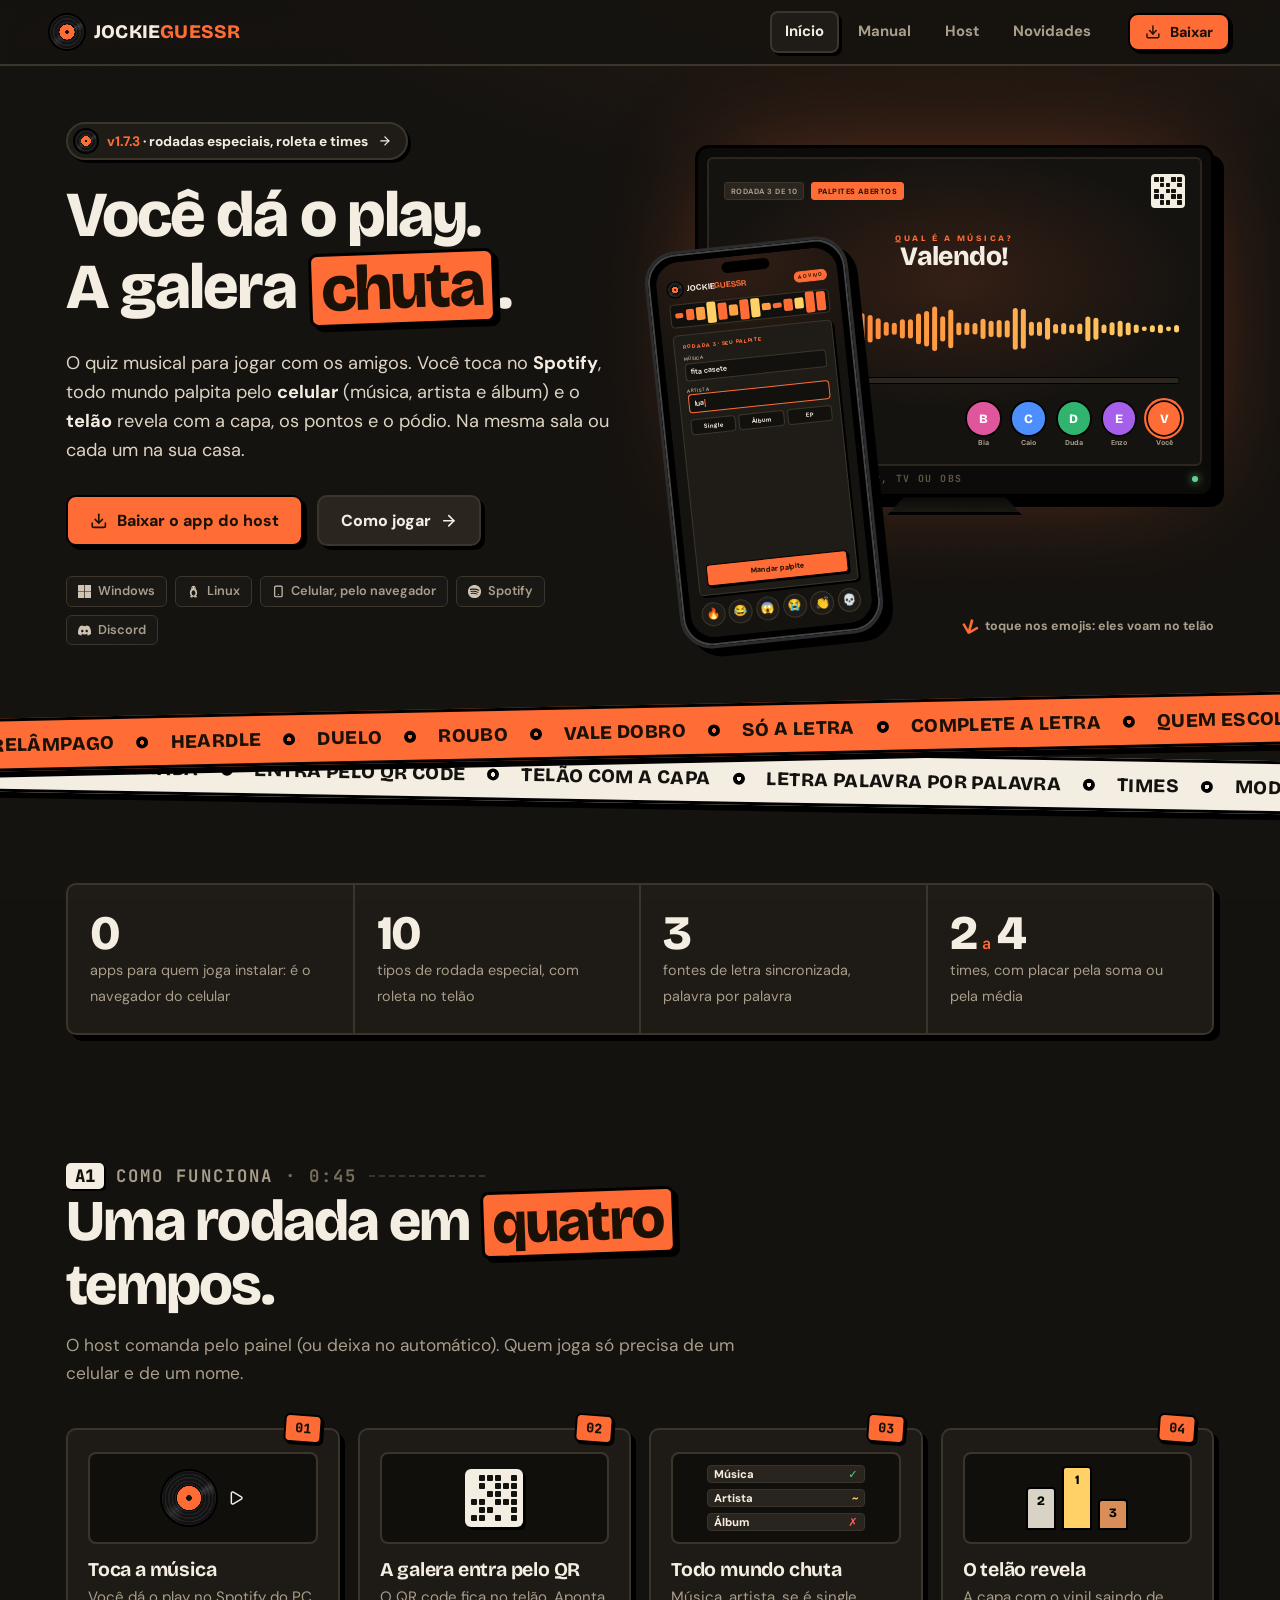
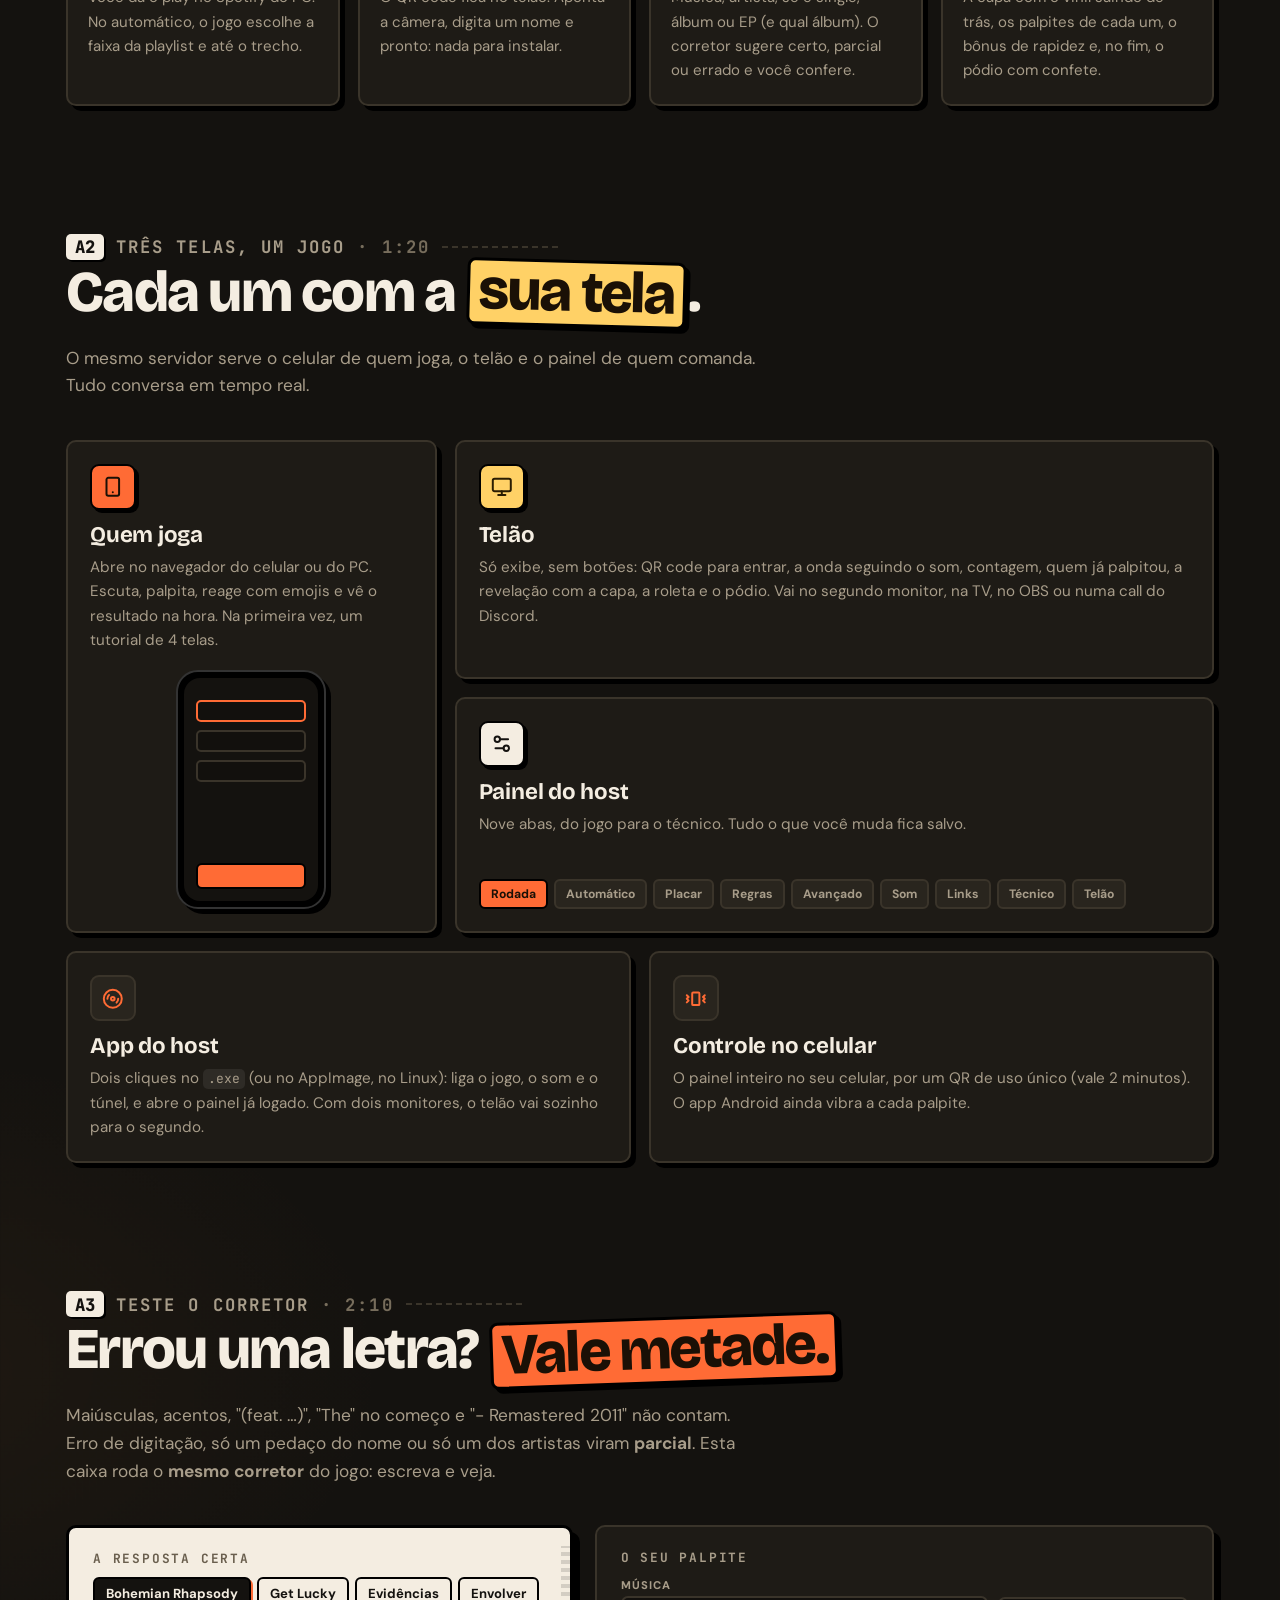
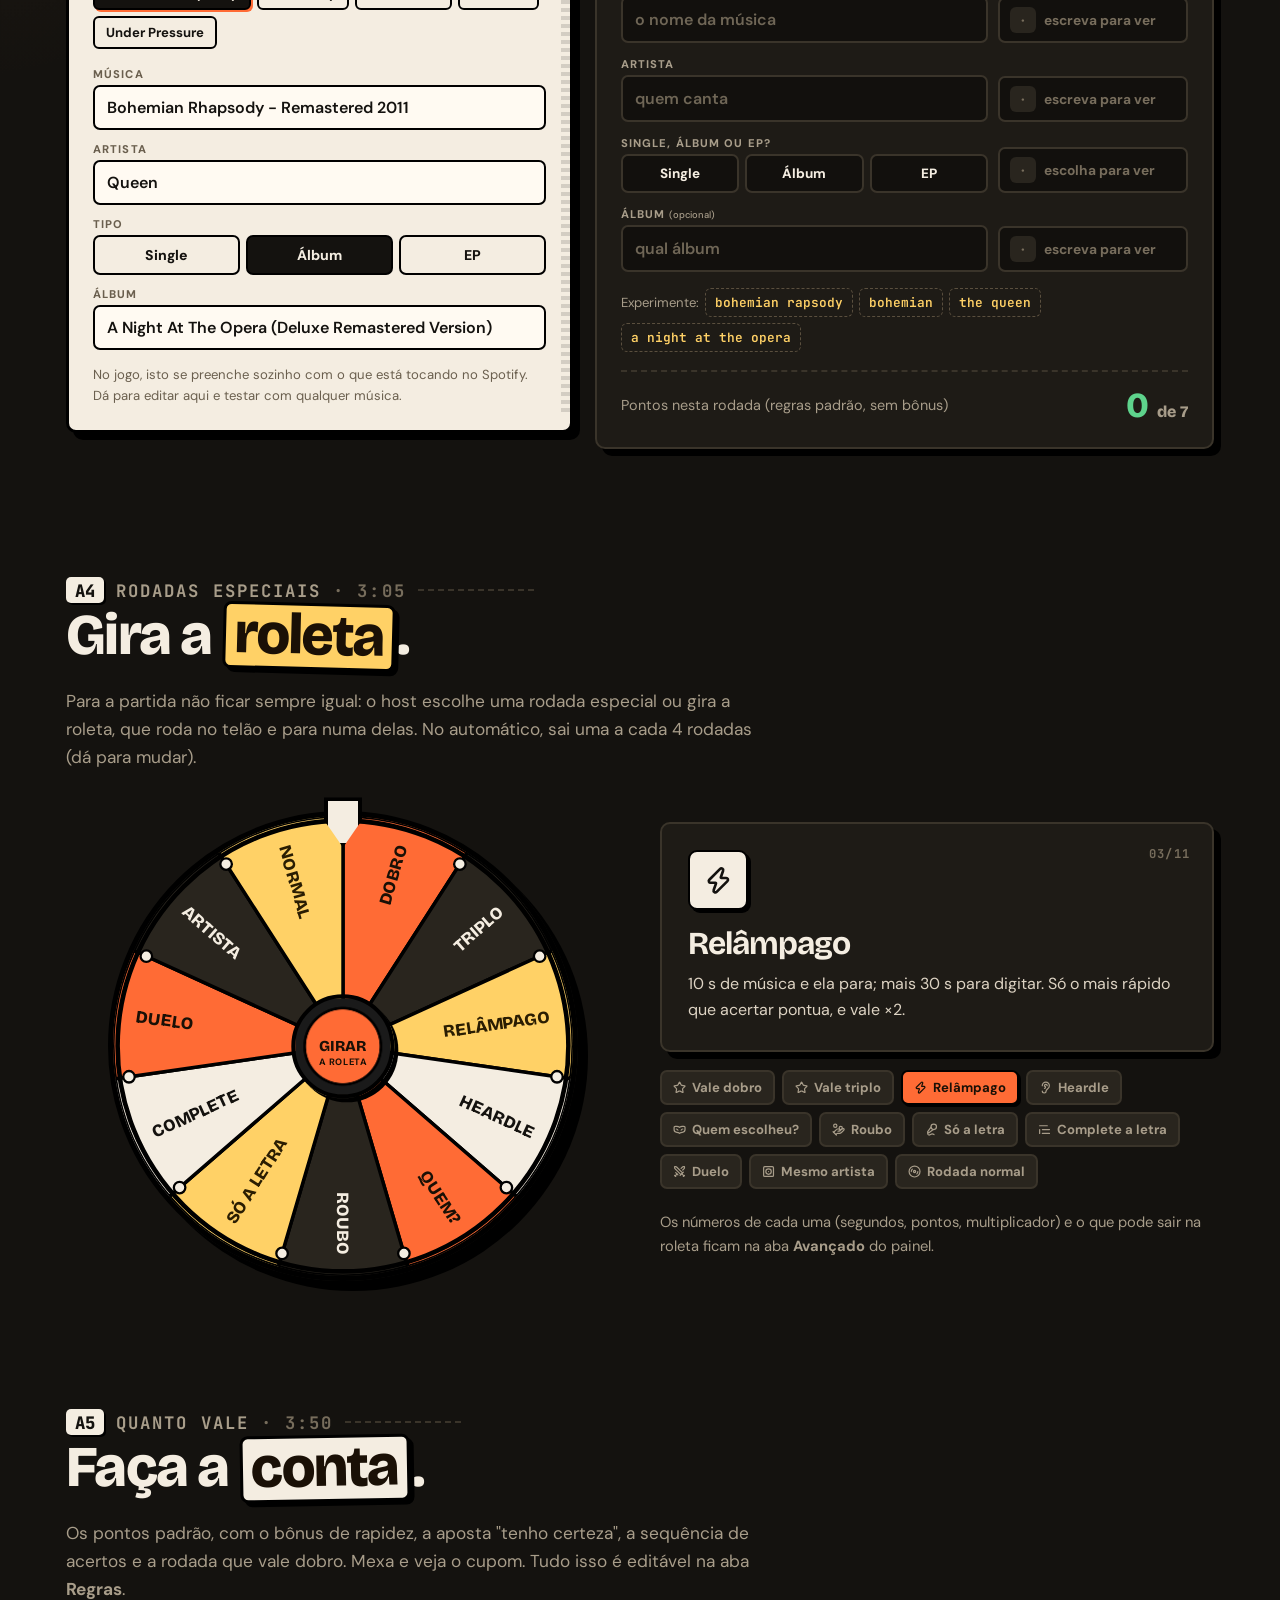
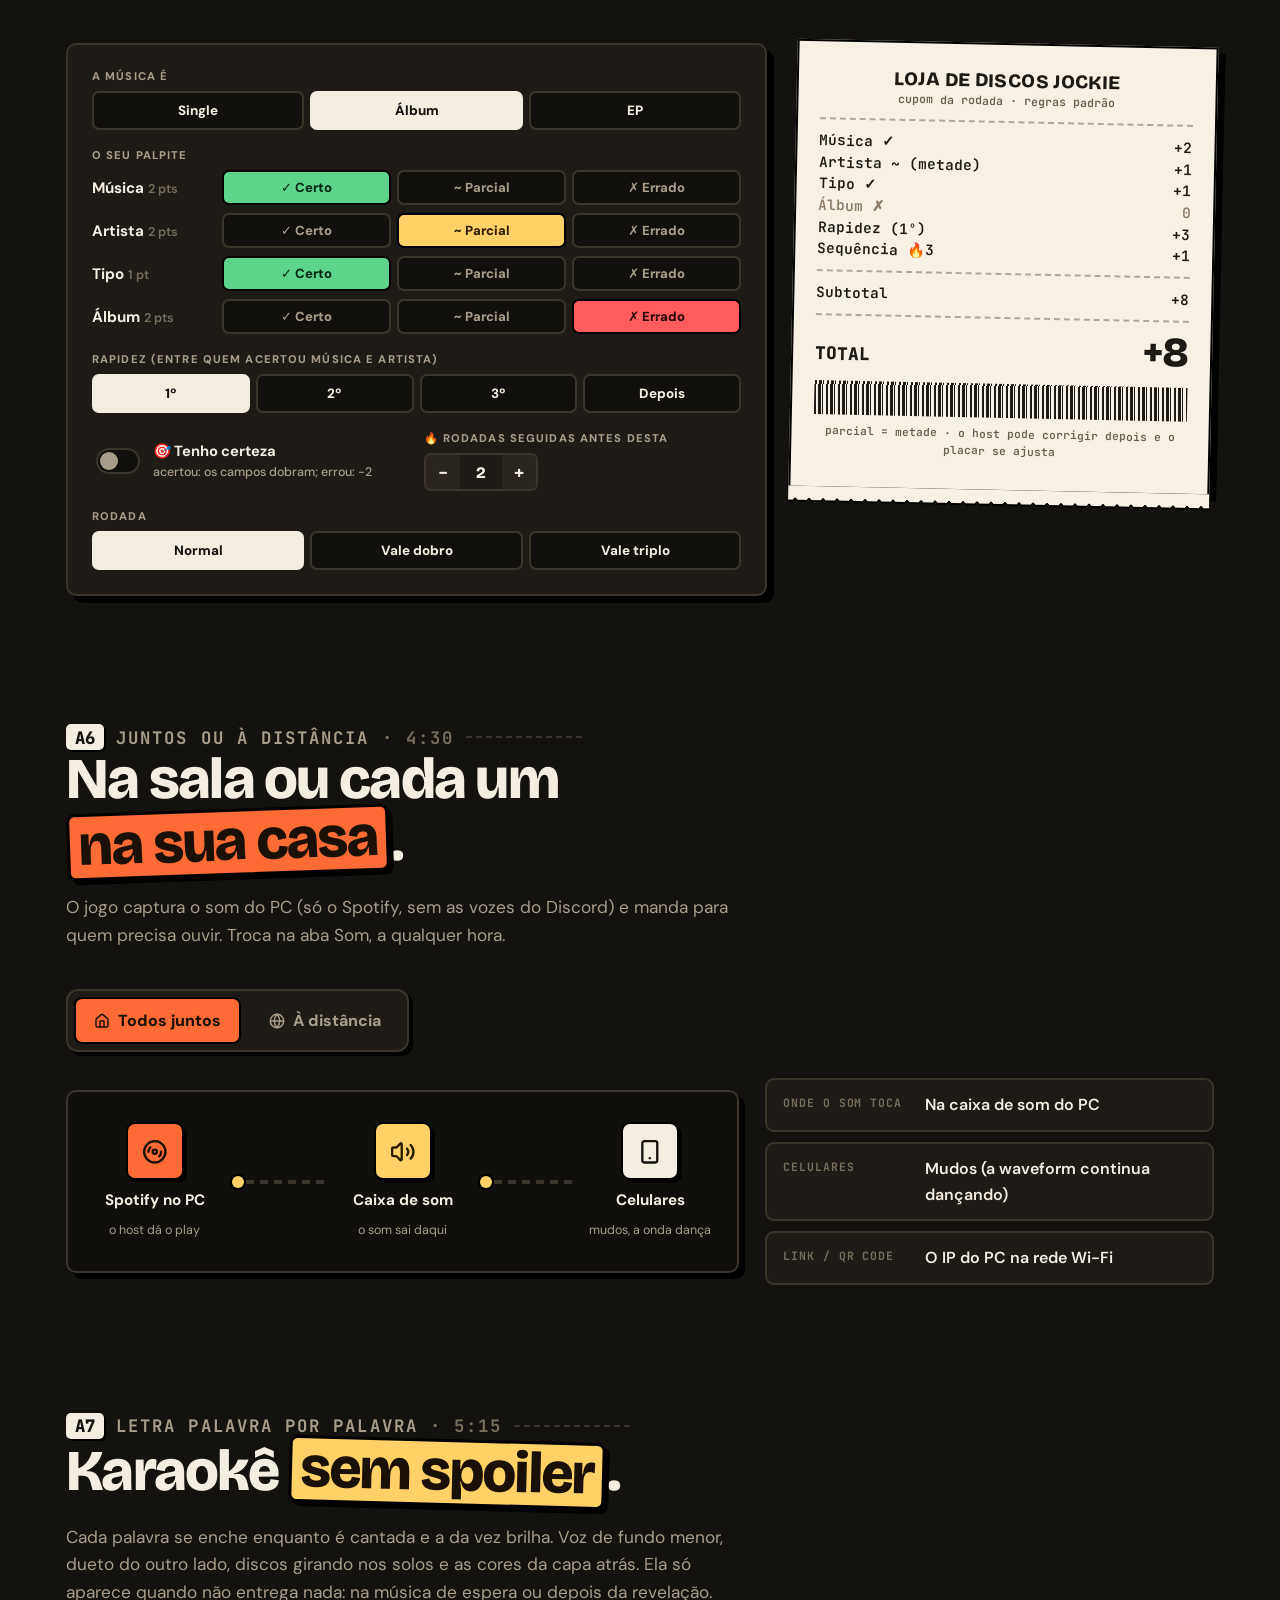
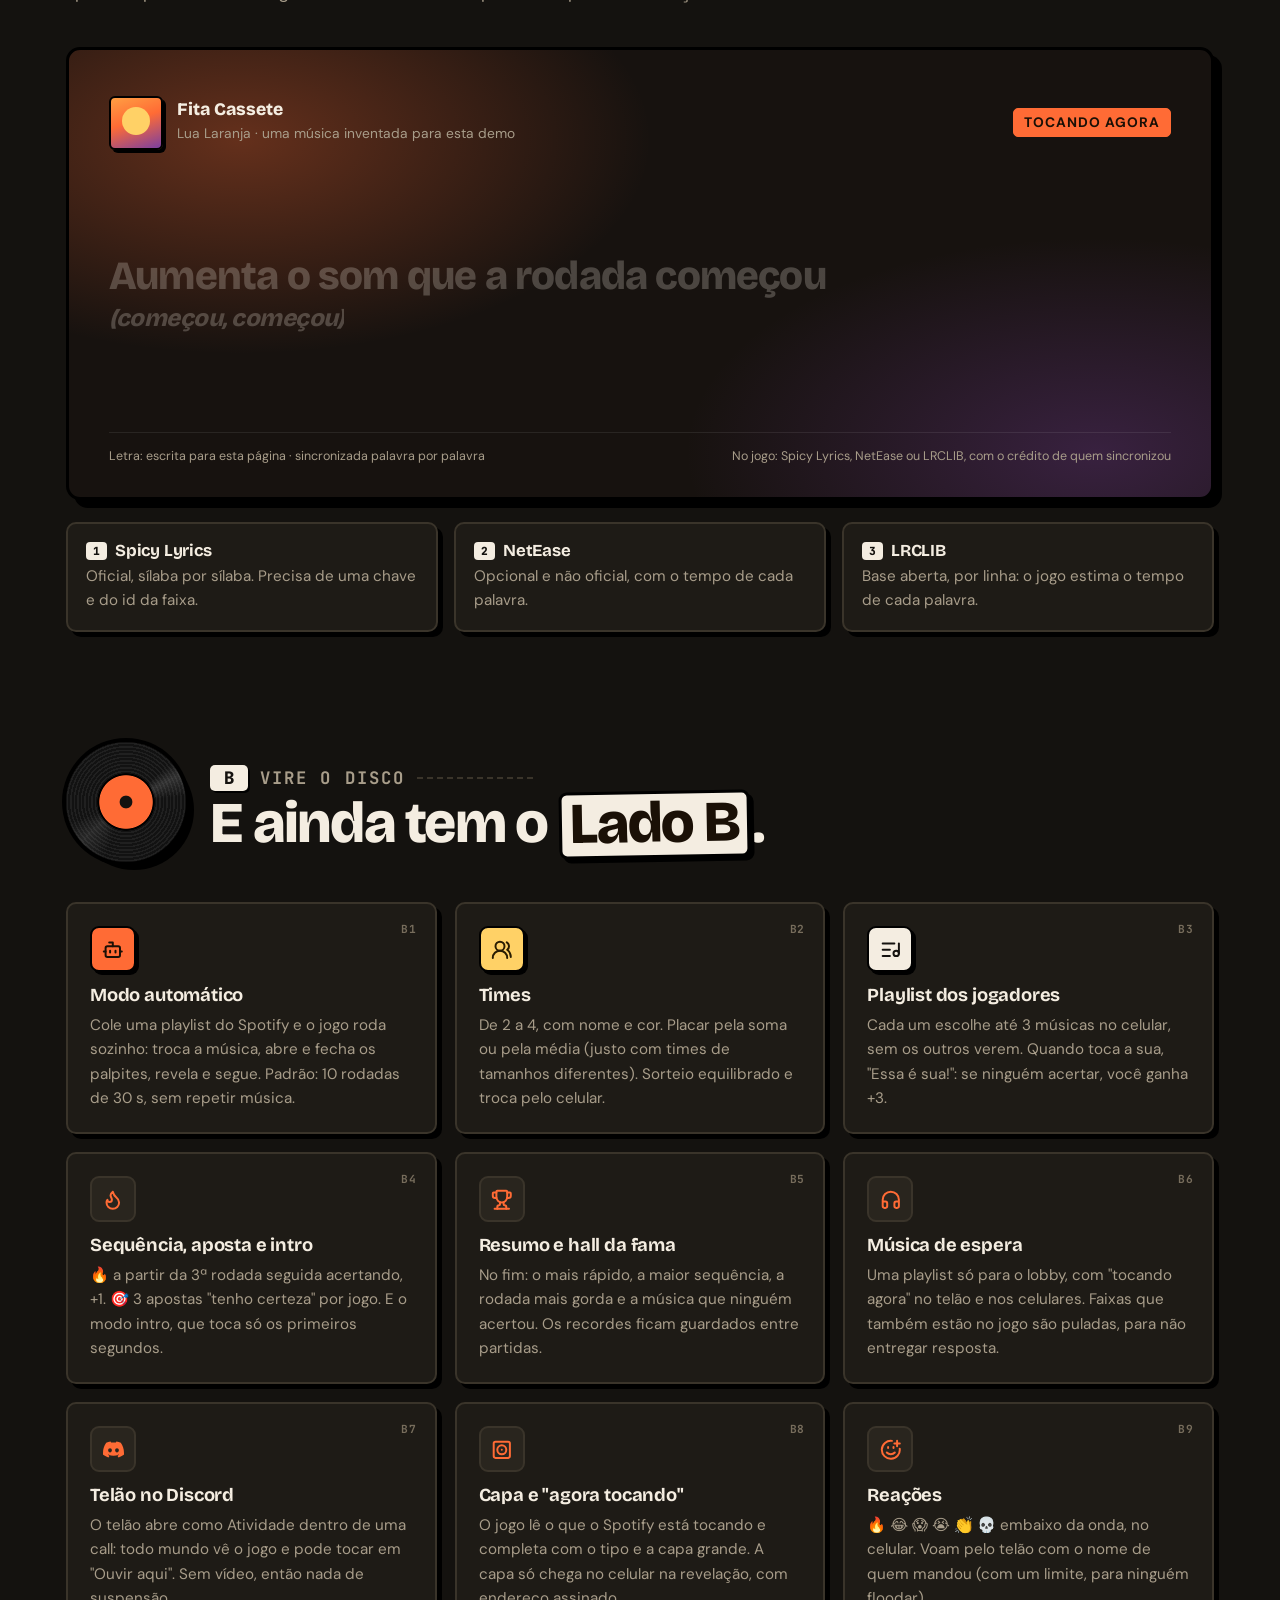
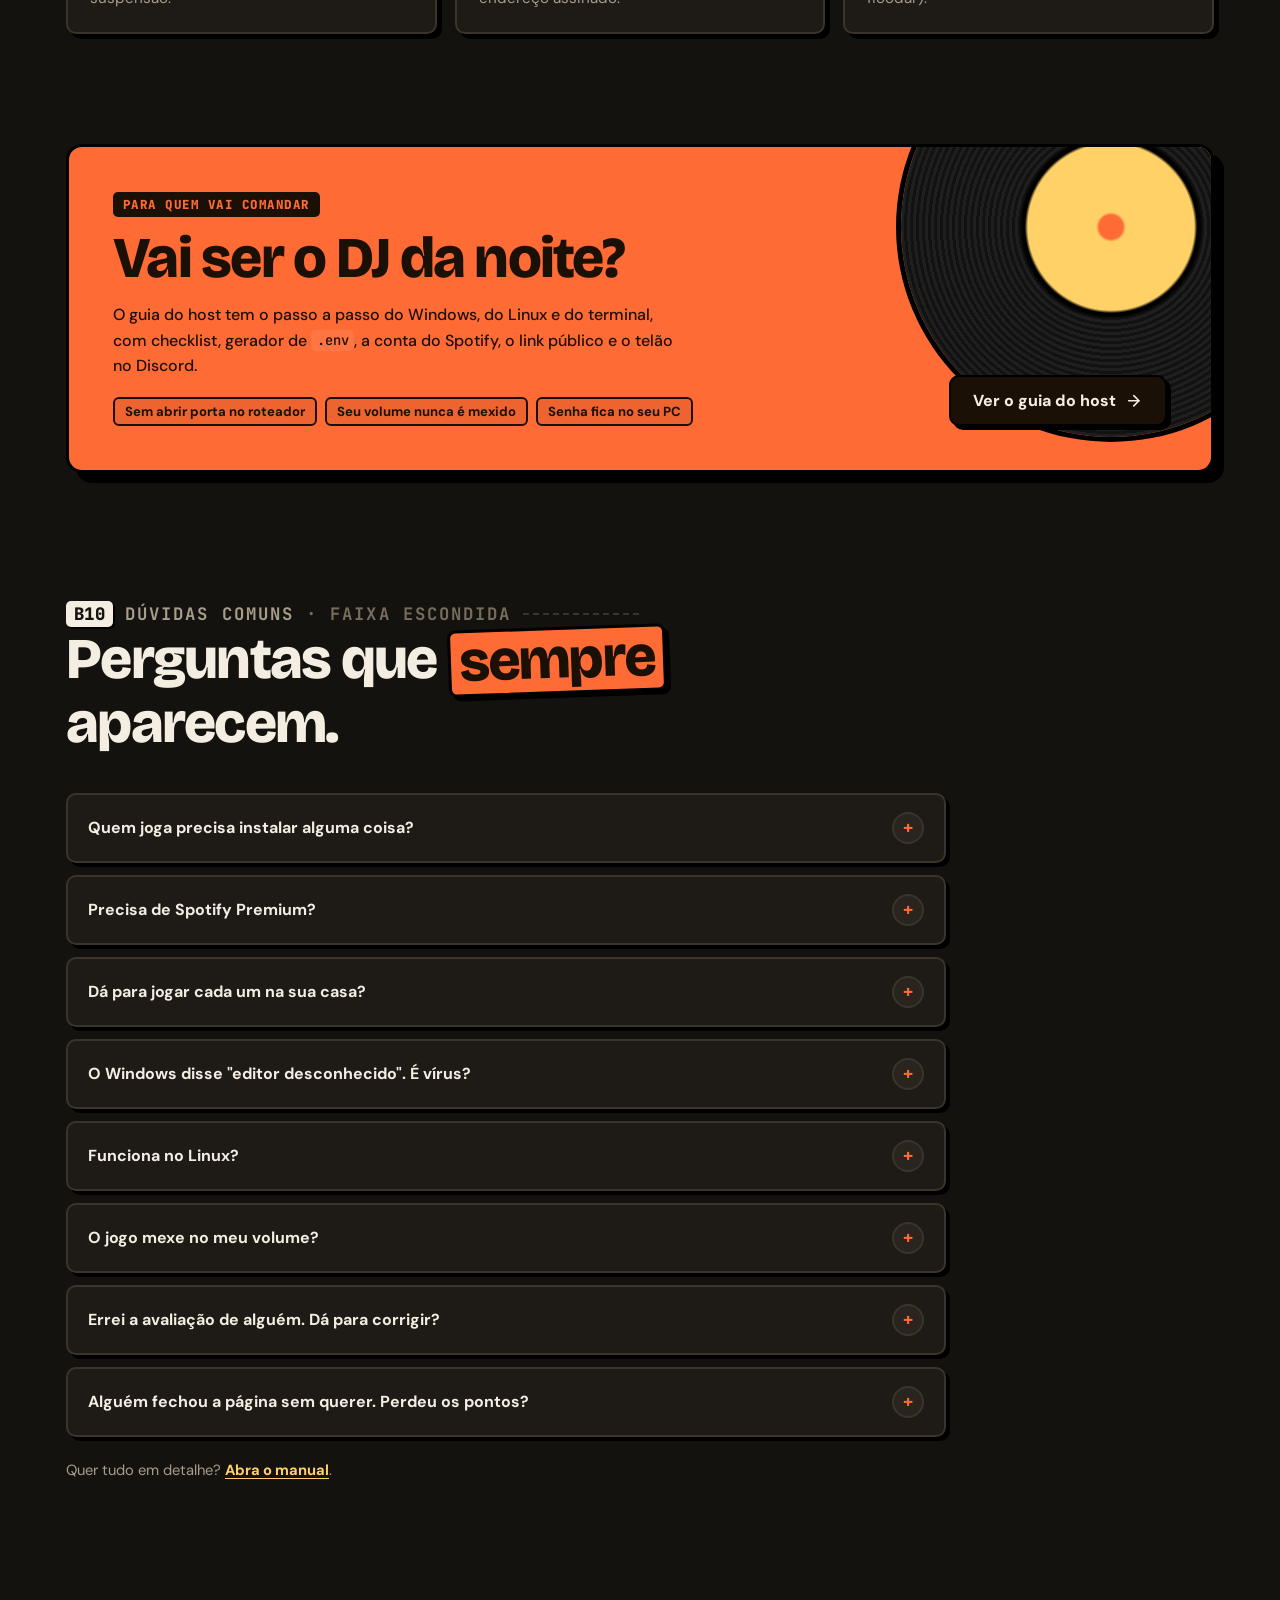
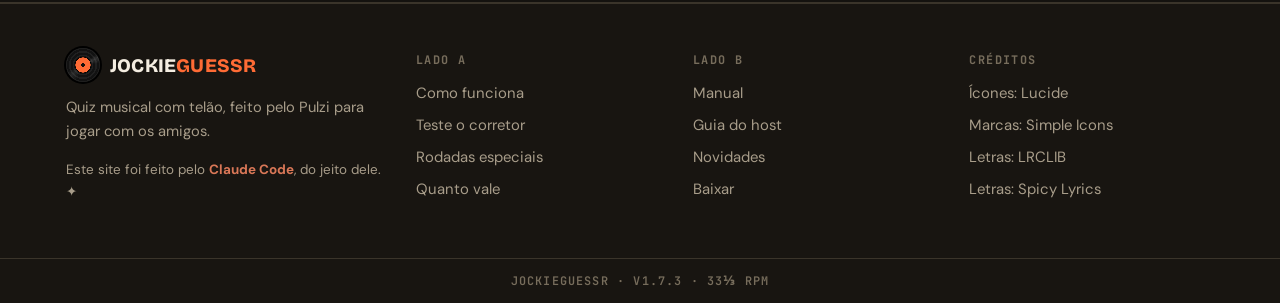
<file: index.html>
<!doctype html>
<html lang="pt-BR">
<head>
<meta charset="utf-8">
<meta name="viewport" content="width=device-width, initial-scale=1">
<title>JockieGuessr · o quiz musical da sua galera</title>
<meta name="description" content="Quiz musical com telão: você toca no Spotify, a galera adivinha pelo celular (música, artista e álbum) e o telão revela com a capa, os pontos e o pódio. Juntos na sala ou cada um na sua casa.">
<link rel="icon" href="assets/logo.svg" type="image/svg+xml">
<link rel="preconnect" href="https://fonts.googleapis.com">
<link rel="preconnect" href="https://fonts.gstatic.com" crossorigin>
<link href="https://fonts.googleapis.com/css2?family=Bricolage+Grotesque:opsz,wght@12..96,600;12..96,700;12..96,800&family=DM+Sans:ital,opsz,wght@0,9..40,400;0,9..40,500;0,9..40,600;0,9..40,700;0,9..40,800;1,9..40,500&family=JetBrains+Mono:wght@600;700;800&display=swap" rel="stylesheet">
<link rel="stylesheet" href="style.css">
<link rel="stylesheet" href="transition.css">
<link rel="stylesheet" href="home.css">
<meta name="theme-color" content="#14120f">
<meta property="og:type" content="website">
<meta property="og:site_name" content="JockieGuessr">
<meta property="og:title" content="JockieGuessr · o quiz musical da sua galera">
<meta property="og:description" content="Você dá o play. A galera chuta pelo celular. O telão revela.">
<script>try{var p=sessionStorage.getItem('pt');if(p){sessionStorage.removeItem('pt');p=JSON.parse(p);document.documentElement.classList.add('pt-in','pt-p-'+p.p,'pt-d-'+p.d)}}catch(e){}</script>
</head>
<body>

<header class="nav">
  <a class="brand" href="index.html"><span class="vinil"></span><b>Jockie<span>Guessr</span></b></a>
  <nav>
    <a href="index.html" class="on">Início</a>
    <a href="manual.html">Manual</a>
    <a href="host.html">Host</a>
    <a href="novidades.html">Novidades</a>
  </nav>
  <a class="btn sm" href="baixar.html"><i data-ic="baixar"></i> Baixar</a>
  <button class="burger" aria-label="Menu" aria-expanded="false"><i data-ic="menu"></i></button>
</header>

<main>

<!-- ============ HERO ============ -->
<section class="hero">
  <div>
    <a class="kicker" href="novidades.html" data-cursor="novidades"><span class="vinil gira"></span> <span><b data-versao>v1.2.0</b> · rodadas especiais, roleta e times</span> <i data-ic="avancar"></i></a>
    <h1>Você dá o play.<span class="linha2">A galera <span class="tag-hl">chuta</span>.</span></h1>
    <p class="lead">O quiz musical para jogar com os amigos. Você toca no <b>Spotify</b>, todo mundo palpita pelo <b>celular</b> (música, artista e álbum) e o <b>telão</b> revela com a capa, os pontos e o pódio. Na mesma sala ou cada um na sua casa.</p>
    <div class="cta">
      <a class="btn" href="baixar.html"><i data-ic="baixar"></i> Baixar o app do host</a>
      <a class="btn ghost" href="manual.html">Como jogar <i data-ic="avancar"></i></a>
    </div>
    <ul class="pills">
      <li><i class="bi" style="--i:url(assets/icons/windows.svg)"></i>Windows</li>
      <li><i class="bi" style="--i:url(assets/icons/linux.svg)"></i>Linux</li>
      <li><i data-ic="celular"></i>Celular, pelo navegador</li>
      <li><i class="bi" style="--i:url(assets/icons/spotify.svg)"></i>Spotify</li>
      <li><i class="bi" style="--i:url(assets/icons/discord.svg)"></i>Discord</li>
    </ul>
  </div>

  <!-- Palco: um telão e um celular jogando sozinhos (com reações de verdade) -->
  <div class="stage" aria-label="Demonstração de uma rodada">
    <div class="tv">
      <div class="tv-frame">
        <div class="tv-screen" id="tv" data-fase="abertos">
          <div class="tv-top">
            <span class="chip" id="tvRodada">Rodada 3 de 10</span>
            <span class="chip hot" id="tvFase">Palpites abertos</span>
            <span class="grow"></span>
            <span class="tv-qr" aria-hidden="true"><i></i><i></i><i></i><i></i><i></i><i></i><i></i><i></i><i></i><i></i><i></i><i></i><i></i><i></i><i></i><i></i><i></i><i></i><i></i><i></i><i></i><i></i><i></i><i></i><i></i></span>
          </div>
          <div class="tv-mid"><small>Qual é a música?</small><b id="tvConta">Valendo!</b></div>
          <canvas class="tv-wave" id="tvWave"></canvas>
          <div class="tv-timer"><i id="tvTimer"></i></div>
          <div class="tv-players" id="tvPlayers"></div>

          <div class="tv-reveal">
            <div class="capa-wrap"><div class="disco"></div><div class="capa" id="capa"><span id="capaTxt">Lado B</span></div></div>
            <div class="rev-txt">
              <small id="revTipo">Álbum · Lado B</small>
              <h4 id="revTitulo">Fita Cassete</h4>
              <p id="revArtista">Lua Laranja</p>
              <div class="rev-list" id="revList"></div>
            </div>
          </div>
          <div class="tv-stamp"><b>Palpites fechados!</b></div>
          <div class="tv-scene"><div class="cena-disco"><b id="cenaN">4</b></div><div class="cena-txt" id="cenaTxt">Rodada</div></div>
          <div class="tv-fly" id="tvFly"></div>
        </div>
        <div class="tv-label"><span>Telão · segundo monitor, TV ou OBS</span><i></i></div>
      </div>
      <div class="tv-stand"></div>
    </div>

    <div class="phone">
      <div class="ph-frame">
        <div class="ph-screen" id="ph" data-fase="abertos">
          <div class="ph-notch"></div>
          <div class="ph-top"><span class="vinil"></span><b>Jockie<span>Guessr</span></b><span class="chip hot" id="phChip">ao vivo</span></div>
          <div class="ph-wave" id="phWave"><i></i><i></i><i></i><i></i><i></i><i></i><i></i><i></i><i></i><i></i><i></i><i></i><i></i><i></i></div>
          <div class="ph-card">
            <div class="ph-form">
              <small id="phRodada">Rodada 3 · seu palpite</small>
              <div class="ph-f"><span>Música</span><b class="ph-in" id="phTitle"></b></div>
              <div class="ph-f"><span>Artista</span><b class="ph-in" id="phArtist"></b></div>
              <div class="ph-segs" id="phSegs"><i>Single</i><i>Álbum</i><i>EP</i></div>
              <div class="ph-send" id="phSend">Mandar palpite</div>
            </div>
            <div class="ph-res" id="phRes"></div>
          </div>
          <div class="ph-reacts" id="phReacts">
            <button type="button" aria-label="Reagir com fogo" data-cursor="reagir">🔥</button><button type="button" aria-label="Reagir rindo" data-cursor="reagir">😂</button><button type="button" aria-label="Reagir surpreso" data-cursor="reagir">😱</button><button type="button" aria-label="Reagir chorando" data-cursor="reagir">😭</button><button type="button" aria-label="Reagir com palmas" data-cursor="reagir">👏</button><button type="button" aria-label="Reagir com caveira" data-cursor="reagir">💀</button>
          </div>
        </div>
      </div>
    </div>
    <p class="stage-hint"><span class="seta">↙</span> toque nos emojis: eles voam no telão</p>
  </div>
</section>

<div class="ticker" aria-hidden="true"><div class="ticker-track">
  <span>Relâmpago <i></i> Heardle <i></i> Duelo <i></i> Roubo <i></i> Vale dobro <i></i> Só a letra <i></i> Complete a letra <i></i> Quem escolheu? <i></i> Mesmo artista <i></i> Vale triplo <i></i></span>
  <span>Relâmpago <i></i> Heardle <i></i> Duelo <i></i> Roubo <i></i> Vale dobro <i></i> Só a letra <i></i> Complete a letra <i></i> Quem escolheu? <i></i> Mesmo artista <i></i> Vale triplo <i></i></span>
</div></div>
<div class="ticker dark" aria-hidden="true"><div class="ticker-track">
  <span>Sem instalar nada <i></i> Entra pelo QR code <i></i> Telão com a capa <i></i> Letra palavra por palavra <i></i> Times <i></i> Modo automático <i></i> Hall da fama <i></i></span>
  <span>Sem instalar nada <i></i> Entra pelo QR code <i></i> Telão com a capa <i></i> Letra palavra por palavra <i></i> Times <i></i> Modo automático <i></i> Hall da fama <i></i></span>
</div></div>

<!-- ============ NÚMEROS ============ -->
<section class="sec" style="padding-top:80px">
  <div class="wrap">
    <div class="stats" data-rv>
      <div><b data-conta="0">0</b><span>apps para quem joga instalar: é o navegador do celular</span></div>
      <div><b data-conta="10">10</b><span>tipos de rodada especial, com roleta no telão</span></div>
      <div><b data-conta="3">3</b><span>fontes de letra sincronizada, palavra por palavra</span></div>
      <div><b>2<small>a</small>4</b><span>times, com placar pela soma ou pela média</span></div>
    </div>
  </div>
</section>

<!-- ============ A1: COMO FUNCIONA ============ -->
<section class="sec" id="como">
  <div class="wrap">
    <div class="sec-head">
      <p class="faixa"><b>A1</b> Como funciona <i>· 0:45</i></p>
      <h2>Uma rodada em <span class="tag-hl">quatro</span> tempos.</h2>
      <p>O host comanda pelo painel (ou deixa no automático). Quem joga só precisa de um celular e de um nome.</p>
    </div>
    <ol class="steps">
      <li>
        <span class="n">01</span>
        <div class="mini"><div class="mini-play"><span class="vinil gira"></span><i data-ic="play"></i></div></div>
        <h3>Toca a música</h3>
        <p>Você dá o play no Spotify do PC. No automático, o jogo escolhe a faixa da playlist e até o trecho.</p>
      </li>
      <li>
        <span class="n">02</span>
        <div class="mini"><div class="mini-qr"><i></i><i></i><i></i><i></i><i></i><i></i><i></i><i></i><i></i><i></i><i></i><i></i><i></i><i></i><i></i><i></i><i></i><i></i><i></i><i></i><i></i><i></i><i></i><i></i><i></i><i></i><i></i><i></i><i></i><i></i><i></i><i></i><i></i><i></i><i></i><i></i></div></div>
        <h3>A galera entra pelo QR</h3>
        <p>O QR code fica no telão. Aponta a câmera, digita um nome e pronto: nada para instalar.</p>
      </li>
      <li>
        <span class="n">03</span>
        <div class="mini"><div class="mini-form"><span>Música <b>✓</b></span><span>Artista <b>~</b></span><span>Álbum <b>✗</b></span></div></div>
        <h3>Todo mundo chuta</h3>
        <p>Música, artista, se é single, álbum ou EP (e qual álbum). O corretor sugere certo, parcial ou errado e você confere.</p>
      </li>
      <li>
        <span class="n">04</span>
        <div class="mini"><div class="mini-pod"><i>2</i><i>1</i><i>3</i></div></div>
        <h3>O telão revela</h3>
        <p>A capa com o vinil saindo de trás, os palpites de cada um, o bônus de rapidez e, no fim, o pódio com confete.</p>
      </li>
    </ol>
  </div>
</section>

<!-- ============ A2: TRÊS TELAS ============ -->
<section class="sec" id="telas">
  <div class="wrap">
    <div class="sec-head">
      <p class="faixa"><b>A2</b> Três telas, um jogo <i>· 1:20</i></p>
      <h2>Cada um com a <span class="tag-hl gold">sua tela</span>.</h2>
      <p>O mesmo servidor serve o celular de quem joga, o telão e o painel de quem comanda. Tudo conversa em tempo real.</p>
    </div>
    <div class="bento">
      <article class="card b-player">
        <div class="ico-box hot"><i data-ic="celular"></i></div>
        <h3>Quem joga</h3>
        <p>Abre no navegador do celular ou do PC. Escuta, palpita, reage com emojis e vê o resultado na hora. Na primeira vez, um tutorial de 4 telas.</p>
        <div class="mini-phone" aria-hidden="true"><div><span class="on"></span><span></span><span></span><em></em></div></div>
      </article>
      <article class="card b-telao">
        <div class="ico-box gold"><i data-ic="telao"></i></div>
        <h3>Telão</h3>
        <p>Só exibe, sem botões: QR code para entrar, a onda seguindo o som, contagem, quem já palpitou, a revelação com a capa, a roleta e o pódio. Vai no segundo monitor, na TV, no OBS ou numa call do Discord.</p>
      </article>
      <article class="card b-host">
        <div class="ico-box cream"><i data-ic="engrenagem"></i></div>
        <h3>Painel do host</h3>
        <p>Nove abas, do jogo para o técnico. Tudo o que você muda fica salvo.</p>
        <div class="abas"><span>Rodada</span><span>Automático</span><span>Placar</span><span>Regras</span><span>Avançado</span><span>Som</span><span>Links</span><span>Técnico</span><span>Telão</span></div>
      </article>
      <article class="card b-app">
        <div class="ico-box"><i data-ic="disco"></i></div>
        <h3>App do host</h3>
        <p>Dois cliques no <code>.exe</code> (ou no AppImage, no Linux): liga o jogo, o som e o túnel, e abre o painel já logado. Com dois monitores, o telão vai sozinho para o segundo.</p>
      </article>
      <article class="card b-ctrl">
        <div class="ico-box"><i data-ic="vibrar"></i></div>
        <h3>Controle no celular</h3>
        <p>O painel inteiro no seu celular, por um QR de uso único (vale 2 minutos). O app Android ainda vibra a cada palpite.</p>
      </article>
    </div>
  </div>
</section>

<!-- ============ A3: TESTE O CORRETOR ============ -->
<section class="sec" id="corretor">
  <div class="wrap">
    <div class="sec-head">
      <p class="faixa"><b>A3</b> Teste o corretor <i>· 2:10</i></p>
      <h2>Errou uma letra? <span class="tag-hl">Vale metade.</span></h2>
      <p>Maiúsculas, acentos, "(feat. …)", "The" no começo e "- Remastered 2011" não contam. Erro de digitação, só um pedaço do nome ou só um dos artistas viram <b>parcial</b>. Esta caixa roda o <b>mesmo corretor</b> do jogo: escreva e veja.</p>
    </div>
    <div class="corr">
      <div class="sleeve" data-rv>
        <h3>A resposta certa</h3>
        <div class="presets" id="presets"></div>
        <label class="resp-f"><span>Música</span><input id="rTitle" autocomplete="off" spellcheck="false"></label>
        <label class="resp-f"><span>Artista</span><input id="rArtist" autocomplete="off" spellcheck="false"></label>
        <div class="resp-f"><span>Tipo</span><div class="segs" id="rKind"><button type="button" data-k="single">Single</button><button type="button" data-k="album">Álbum</button><button type="button" data-k="ep">EP</button></div></div>
        <label class="resp-f" id="rAlbumWrap"><span>Álbum</span><input id="rAlbum" autocomplete="off" spellcheck="false"></label>
        <p class="dica-s">No jogo, isto se preenche sozinho com o que está tocando no Spotify. Dá para editar aqui e testar com qualquer música.</p>
      </div>
      <div class="palp" data-rv>
        <h3>O seu palpite</h3>
        <div class="pf"><label><span>Música</span><input id="gTitle" placeholder="o nome da música" autocomplete="off" spellcheck="false"></label><div class="res-badge" id="bTitle"></div></div>
        <div class="pf"><label><span>Artista</span><input id="gArtist" placeholder="quem canta" autocomplete="off" spellcheck="false"></label><div class="res-badge" id="bArtist"></div></div>
        <div class="pf"><div class="cg"><span style="font:800 .7rem var(--body);letter-spacing:.1em;text-transform:uppercase;color:var(--muted);display:block;margin-bottom:4px">Single, álbum ou EP?</span><div class="segs" id="gKind"><button type="button" data-k="single">Single</button><button type="button" data-k="album">Álbum</button><button type="button" data-k="ep">EP</button></div></div><div class="res-badge" id="bKind"></div></div>
        <div class="pf" id="gAlbumWrap"><label><span>Álbum <small style="text-transform:none;letter-spacing:0;font-weight:500">(opcional)</small></span><input id="gAlbum" placeholder="qual álbum" autocomplete="off" spellcheck="false"></label><div class="res-badge" id="bAlbum"></div></div>
        <div class="tente" id="tente"><span>Experimente:</span></div>
        <div class="palp-total"><span>Pontos nesta rodada (regras padrão, sem bônus)</span><b id="gTotal">0</b></div>
      </div>
    </div>
  </div>
</section>

<!-- ============ A4: RODADAS ESPECIAIS ============ -->
<section class="sec" id="especiais">
  <div class="wrap">
    <div class="sec-head">
      <p class="faixa"><b>A4</b> Rodadas especiais <i>· 3:05</i></p>
      <h2>Gira a <span class="tag-hl gold">roleta</span>.</h2>
      <p>Para a partida não ficar sempre igual: o host escolhe uma rodada especial ou gira a roleta, que roda no telão e para numa delas. No automático, sai uma a cada 4 rodadas (dá para mudar).</p>
    </div>
    <div class="roleta">
      <div class="roda-wrap">
        <div class="agulha" id="agulha"></div>
        <div class="roda" id="roda"></div>
        <button class="roda-centro" id="girar" type="button" data-cursor="girar!">Girar<span>a roleta</span></button>
      </div>
      <div>
        <div class="esp-card" id="espCard"></div>
        <div class="esp-chips" id="espChips"></div>
        <p class="note">Os números de cada uma (segundos, pontos, multiplicador) e o que pode sair na roleta ficam na aba <b>Avançado</b> do painel.</p>
      </div>
    </div>
  </div>
</section>

<!-- ============ A5: QUANTO VALE ============ -->
<section class="sec" id="pontos">
  <div class="wrap">
    <div class="sec-head">
      <p class="faixa"><b>A5</b> Quanto vale <i>· 3:50</i></p>
      <h2>Faça a <span class="tag-hl cream">conta</span>.</h2>
      <p>Os pontos padrão, com o bônus de rapidez, a aposta "tenho certeza", a sequência de acertos e a rodada que vale dobro. Mexa e veja o cupom. Tudo isso é editável na aba <b>Regras</b>.</p>
    </div>
    <div class="calc">
      <div class="calc-ctrl" data-rv>
        <div class="cg"><span>A música é</span><div class="segs" id="cKind"><button type="button" data-k="single">Single</button><button type="button" data-k="album" class="on">Álbum</button><button type="button" data-k="ep">EP</button></div></div>
        <div class="cg"><span>O seu palpite</span><div class="campos-calc" id="cCampos"></div></div>
        <div class="cg"><span>Rapidez (entre quem acertou música e artista)</span><div class="segs" id="cVel"><button type="button" data-v="0" class="on">1º</button><button type="button" data-v="1">2º</button><button type="button" data-v="2">3º</button><button type="button" data-v="3">Depois</button></div></div>
        <div class="extras-calc">
          <label class="toggle"><input type="checkbox" id="cAposta"><span>🎯 Tenho certeza<small>acertou: os campos dobram; errou: −2</small></span></label>
          <div class="cg" style="margin:0"><span>🔥 Rodadas seguidas antes desta</span><div class="stepper"><button type="button" id="seqMenos" aria-label="Menos">−</button><output id="cSeq">2</output><button type="button" id="seqMais" aria-label="Mais">+</button></div></div>
        </div>
        <div class="cg"><span>Rodada</span><div class="segs" id="cMult"><button type="button" data-m="1" class="on">Normal</button><button type="button" data-m="2">Vale dobro</button><button type="button" data-m="3">Vale triplo</button></div></div>
      </div>
      <div class="cupom" id="cupom" aria-live="polite"></div>
    </div>
  </div>
</section>

<!-- ============ A6: JUNTOS OU À DISTÂNCIA ============ -->
<section class="sec" id="modos">
  <div class="wrap">
    <div class="sec-head">
      <p class="faixa"><b>A6</b> Juntos ou à distância <i>· 4:30</i></p>
      <h2>Na sala ou cada um <span class="tag-hl">na sua casa</span>.</h2>
      <p>O jogo captura o som do PC (só o Spotify, sem as vozes do Discord) e manda para quem precisa ouvir. Troca na aba Som, a qualquer hora.</p>
    </div>
    <div class="modos-sw" role="tablist" aria-label="Onde a galera está">
      <button type="button" role="tab" data-modo="juntos" class="on"><i data-ic="casa"></i> Todos juntos</button>
      <button type="button" role="tab" data-modo="distancia"><i data-ic="mundo"></i> À distância</button>
    </div>
    <div class="modo" id="modo"></div>
  </div>
</section>

<!-- ============ A7: LETRA ============ -->
<section class="sec" id="letra">
  <div class="wrap">
    <div class="sec-head">
      <p class="faixa"><b>A7</b> Letra palavra por palavra <i>· 5:15</i></p>
      <h2>Karaokê <span class="tag-hl gold">sem spoiler</span>.</h2>
      <p>Cada palavra se enche enquanto é cantada e a da vez brilha. Voz de fundo menor, dueto do outro lado, discos girando nos solos e as cores da capa atrás. Ela só aparece quando não entrega nada: na música de espera ou depois da revelação.</p>
    </div>
    <div class="karaoke" data-rv>
      <div class="k-top"><div class="k-capa"></div><div><b>Fita Cassete</b><span>Lua Laranja · uma música inventada para esta demo</span></div><span class="chip hot">Tocando agora</span></div>
      <div class="k-linhas" id="kLinhas"></div>
      <div class="k-cred"><span>Letra: escrita para esta página · sincronizada palavra por palavra</span><span>No jogo: Spicy Lyrics, NetEase ou LRCLIB, com o crédito de quem sincronizou</span></div>
    </div>
    <div class="fontes">
      <article class="card"><h3><b>1</b> Spicy Lyrics</h3><p>Oficial, sílaba por sílaba. Precisa de uma chave e do id da faixa.</p></article>
      <article class="card"><h3><b>2</b> NetEase</h3><p>Opcional e não oficial, com o tempo de cada palavra.</p></article>
      <article class="card"><h3><b>3</b> LRCLIB</h3><p>Base aberta, por linha: o jogo estima o tempo de cada palavra.</p></article>
    </div>
  </div>
</section>

<!-- ============ LADO B ============ -->
<section class="sec" id="lado-b">
  <div class="wrap">
    <div class="lado-b-head">
      <span class="vinil grande" aria-hidden="true"></span>
      <div class="sec-head" style="margin:0">
        <p class="faixa"><b>B</b> Vire o disco</p>
        <h2>E ainda tem o <span class="tag-hl cream">Lado B</span>.</h2>
      </div>
    </div>
    <div class="feat">
      <article class="card"><span class="faixinha">B1</span><div class="ico-box hot"><i data-ic="robo"></i></div><h3>Modo automático</h3><p>Cole uma playlist do Spotify e o jogo roda sozinho: troca a música, abre e fecha os palpites, revela e segue. Padrão: 10 rodadas de 30 s, sem repetir música.</p></article>
      <article class="card"><span class="faixinha">B2</span><div class="ico-box gold"><i data-ic="times"></i></div><h3>Times</h3><p>De 2 a 4, com nome e cor. Placar pela soma ou pela média (justo com times de tamanhos diferentes). Sorteio equilibrado e troca pelo celular.</p></article>
      <article class="card"><span class="faixinha">B3</span><div class="ico-box cream"><i data-ic="playlist"></i></div><h3>Playlist dos jogadores</h3><p>Cada um escolhe até 3 músicas no celular, sem os outros verem. Quando toca a sua, "Essa é sua!": se ninguém acertar, você ganha +3.</p></article>
      <article class="card"><span class="faixinha">B4</span><div class="ico-box"><i data-ic="fogo"></i></div><h3>Sequência, aposta e intro</h3><p>🔥 a partir da 3ª rodada seguida acertando, +1. 🎯 3 apostas "tenho certeza" por jogo. E o modo intro, que toca só os primeiros segundos.</p></article>
      <article class="card"><span class="faixinha">B5</span><div class="ico-box"><i data-ic="trofeu"></i></div><h3>Resumo e hall da fama</h3><p>No fim: o mais rápido, a maior sequência, a rodada mais gorda e a música que ninguém acertou. Os recordes ficam guardados entre partidas.</p></article>
      <article class="card"><span class="faixinha">B6</span><div class="ico-box"><i data-ic="fone"></i></div><h3>Música de espera</h3><p>Uma playlist só para o lobby, com "tocando agora" no telão e nos celulares. Faixas que também estão no jogo são puladas, para não entregar resposta.</p></article>
      <article class="card"><span class="faixinha">B7</span><div class="ico-box"><i class="bi" style="--i:url(assets/icons/discord.svg)"></i></div><h3>Telão no Discord</h3><p>O telão abre como Atividade dentro de uma call: todo mundo vê o jogo e pode tocar em "Ouvir aqui". Sem vídeo, então nada de suspensão.</p></article>
      <article class="card"><span class="faixinha">B8</span><div class="ico-box"><i data-ic="album"></i></div><h3>Capa e "agora tocando"</h3><p>O jogo lê o que o Spotify está tocando e completa com o tipo e a capa grande. A capa só chega no celular na revelação, com endereço assinado.</p></article>
      <article class="card"><span class="faixinha">B9</span><div class="ico-box"><i data-ic="reacao"></i></div><h3>Reações</h3><p>🔥 😂 😱 😭 👏 💀 embaixo da onda, no celular. Voam pelo telão com o nome de quem mandou (com um limite, para ninguém floodar).</p></article>
    </div>
  </div>
</section>

<!-- ============ CHAMADA PARA O HOST ============ -->
<section class="sec">
  <div class="wrap">
    <a class="host-cta" href="host.html" data-cursor="bora!">
      <span class="hc-disco" aria-hidden="true"></span>
      <div>
        <span class="hc-kicker">Para quem vai comandar</span>
        <h2>Vai ser o DJ da noite?</h2>
        <p>O guia do host tem o passo a passo do Windows, do Linux e do terminal, com checklist, gerador de <code>.env</code>, a conta do Spotify, o link público e o telão no Discord.</p>
        <ul class="hc-points"><li>Sem abrir porta no roteador</li><li>Seu volume nunca é mexido</li><li>Senha fica no seu PC</li></ul>
      </div>
      <span class="btn">Ver o guia do host <i data-ic="avancar"></i></span>
    </a>
  </div>
</section>

<!-- ============ FAQ ============ -->
<section class="sec" id="faq">
  <div class="wrap">
    <div class="sec-head">
      <p class="faixa"><b>B10</b> Dúvidas comuns <i>· faixa escondida</i></p>
      <h2>Perguntas que <span class="tag-hl">sempre</span> aparecem.</h2>
    </div>
    <div class="faq">
      <details><summary>Quem joga precisa instalar alguma coisa?</summary><p>Não. Aponta a câmera para o QR code do telão, abre no navegador (Android, iPhone ou PC), digita um nome e pronto. Só quem hospeda roda o app (ou o servidor pelo terminal).</p></details>
      <details><summary>Precisa de Spotify Premium?</summary><p>Para jogar na mão, não: você só dá o play. No modo automático, com uma conta Premium conectada, o jogo escolhe a faixa exata e até o trecho. Sem conta, ele liga o aleatório e pula até cair numa música da playlist.</p></details>
      <details><summary>Dá para jogar cada um na sua casa?</summary><p>Sim, no modo <b>À distância</b>: o som vai para o celular de cada um, por um link público (um túnel do Cloudflare). O PC precisa do <code>cloudflared</code>. Também dá para abrir o telão numa call do Discord.</p></details>
      <details><summary>O Windows disse "editor desconhecido". É vírus?</summary><p>Não. O <code>.exe</code> não é assinado (certificado custa caro), então o SmartScreen avisa na primeira vez. Clique em <b>Mais informações → Executar assim mesmo</b>.</p></details>
      <details><summary>Funciona no Linux?</summary><p>Funciona: o som sai pelo PipeWire e o "agora tocando" pelo MPRIS, com o mesmo app empacotado em AppImage. Ou rode pelo terminal com <code>npm start</code>.</p></details>
      <details><summary>O jogo mexe no meu volume?</summary><p>Nunca. Ele pode tocar, pausar e trocar de faixa no Spotify (no automático e nas rodadas especiais), mas não chama o controle de volume.</p></details>
      <details><summary>Errei a avaliação de alguém. Dá para corrigir?</summary><p>Dá, mesmo depois do resultado: o placar (e o bônus de rapidez) se ajusta pela diferença.</p></details>
      <details><summary>Alguém fechou a página sem querer. Perdeu os pontos?</summary><p>Não. Quem sai some das listas depois de 30 s; se voltar pelo mesmo aparelho, os pontos voltam junto.</p></details>
    </div>
    <p class="note">Quer tudo em detalhe? <a href="manual.html">Abra o manual</a>.</p>
  </div>
</section>

</main>

<footer class="foot">
  <div class="foot-in">
    <div>
      <a class="brand" href="index.html"><span class="vinil"></span><b>Jockie<span>Guessr</span></b></a>
      <p>Quiz musical com telão, feito pelo Pulzi para jogar com os amigos.</p>
      <p class="sig">Este site foi feito pelo <span>Claude Code</span>, do jeito dele. ✦</p>
    </div>
    <div><h4>Lado A</h4><ul><li><a href="index.html#como">Como funciona</a></li><li><a href="index.html#corretor">Teste o corretor</a></li><li><a href="index.html#especiais">Rodadas especiais</a></li><li><a href="index.html#pontos">Quanto vale</a></li></ul></div>
    <div><h4>Lado B</h4><ul><li><a href="manual.html">Manual</a></li><li><a href="host.html">Guia do host</a></li><li><a href="novidades.html">Novidades</a></li><li><a href="baixar.html">Baixar</a></li></ul></div>
    <div><h4>Créditos</h4><ul><li><a href="https://lucide.dev" target="_blank" rel="noopener">Ícones: Lucide</a></li><li><a href="https://simpleicons.org" target="_blank" rel="noopener">Marcas: Simple Icons</a></li><li><a href="https://lrclib.net" target="_blank" rel="noopener">Letras: LRCLIB</a></li><li><a href="https://spicylyrics.org" target="_blank" rel="noopener">Letras: Spicy Lyrics</a></li></ul></div>
  </div>
  <div class="foot-bar">JockieGuessr · <span data-versao>v1.2.0</span> · 33⅓ rpm</div>
</footer>

<script src="downloads-data.js"></script>
<script src="icones.js"></script>
<script src="corretor.js"></script>
<script src="home.js"></script>
<script src="cursor.js"></script>
<script src="ui.js"></script>
</body>
</html>
</file>
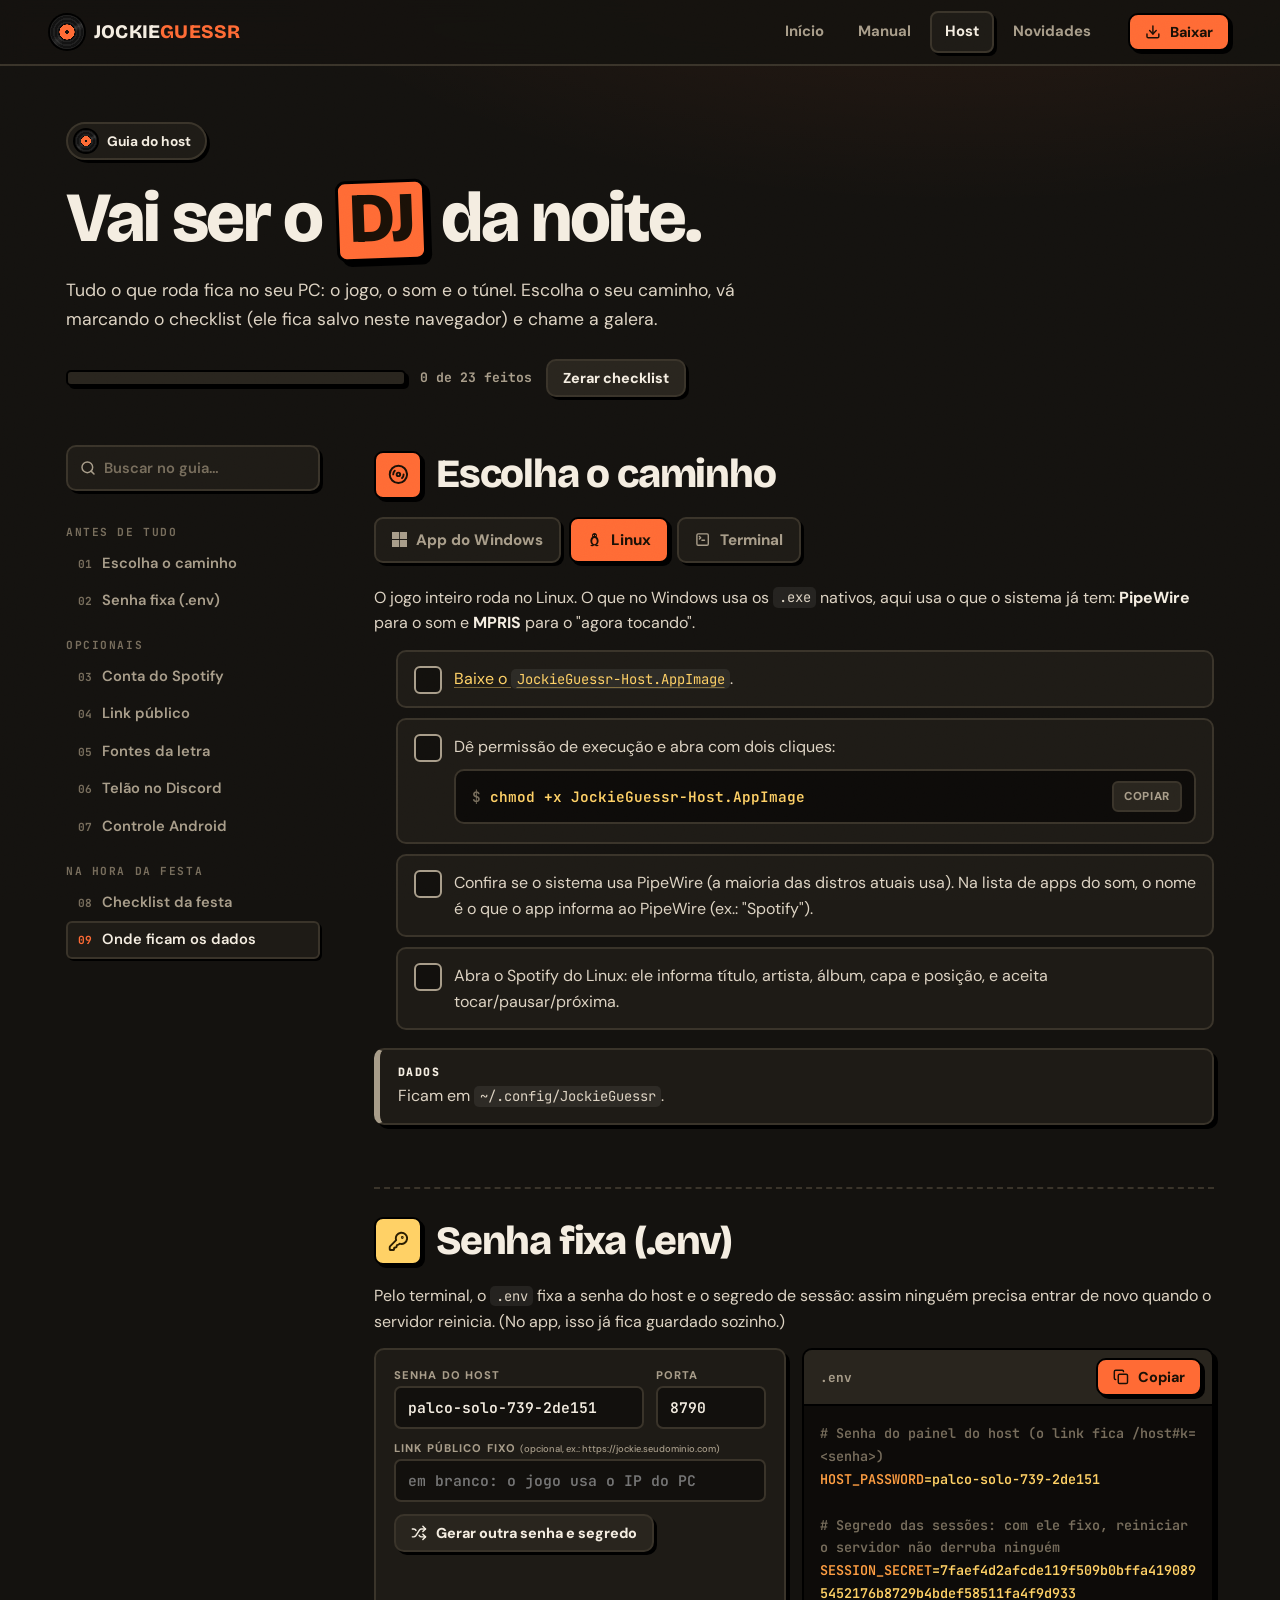
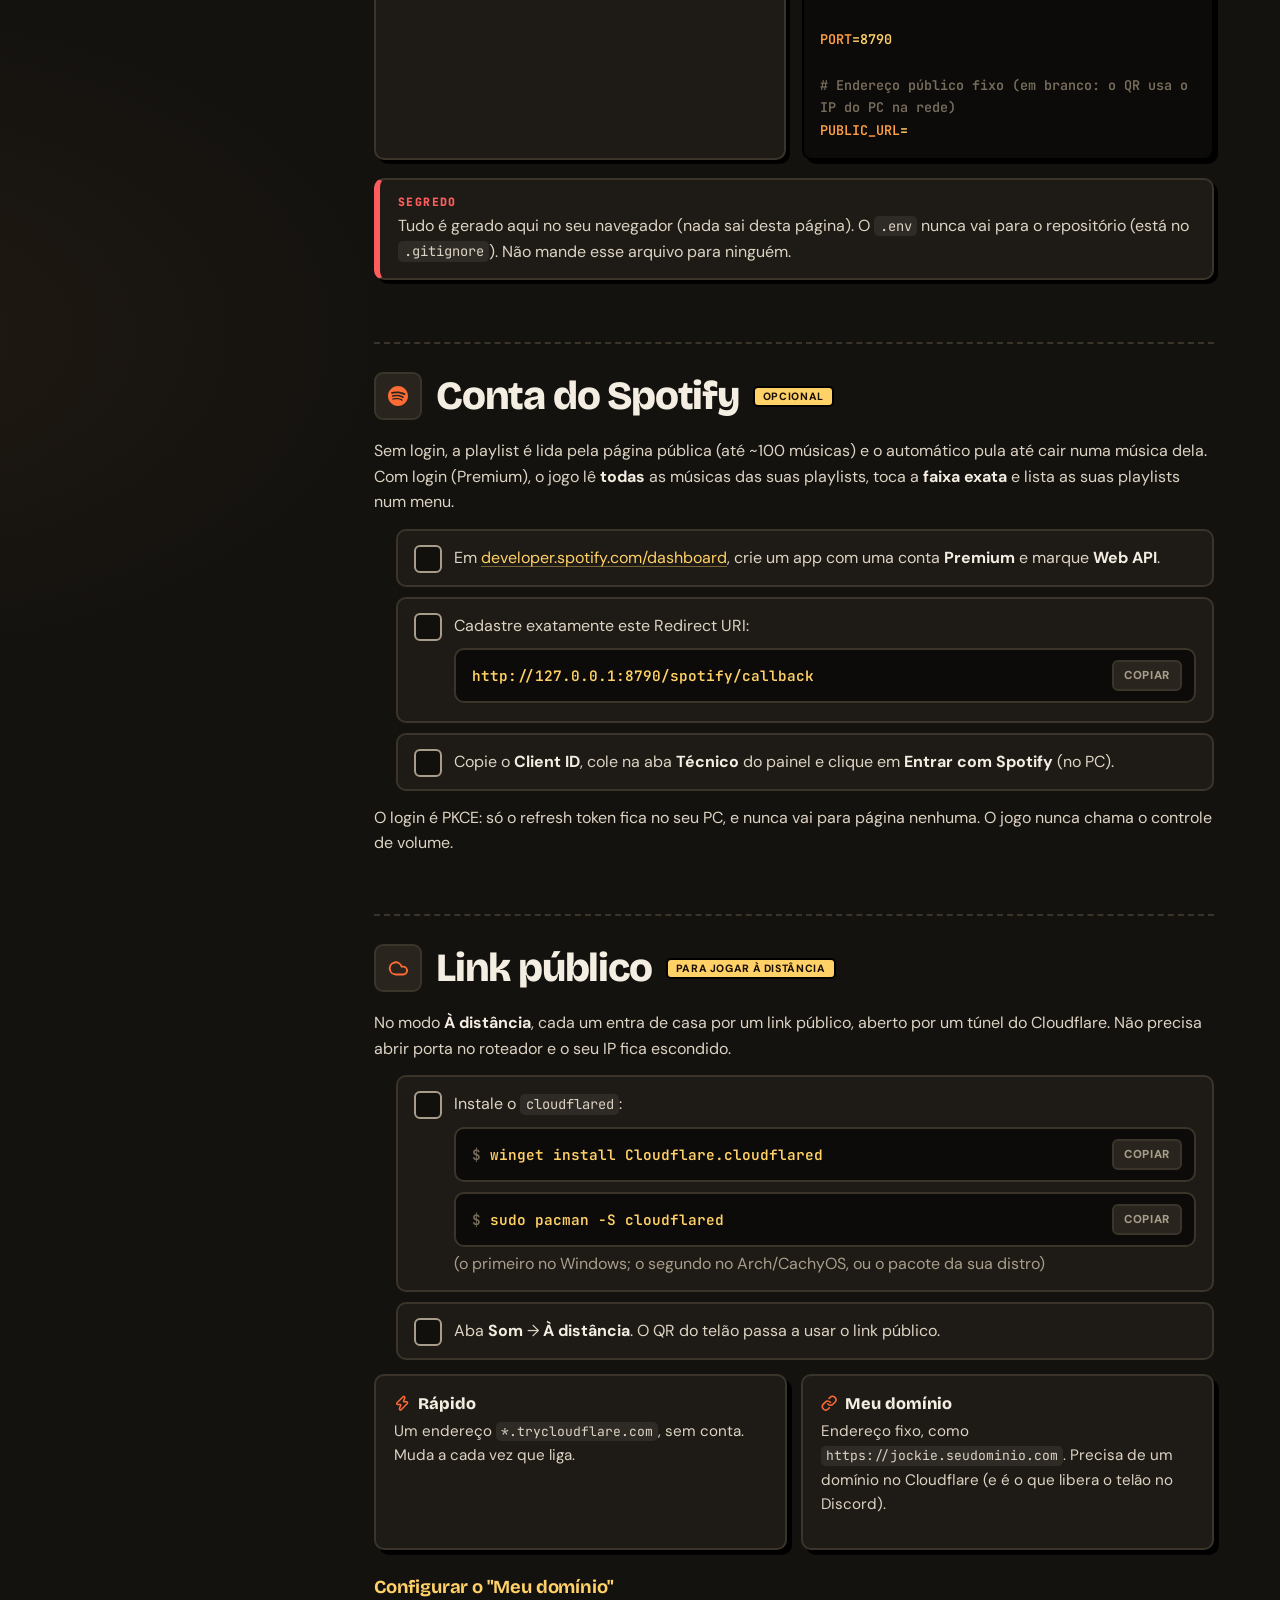
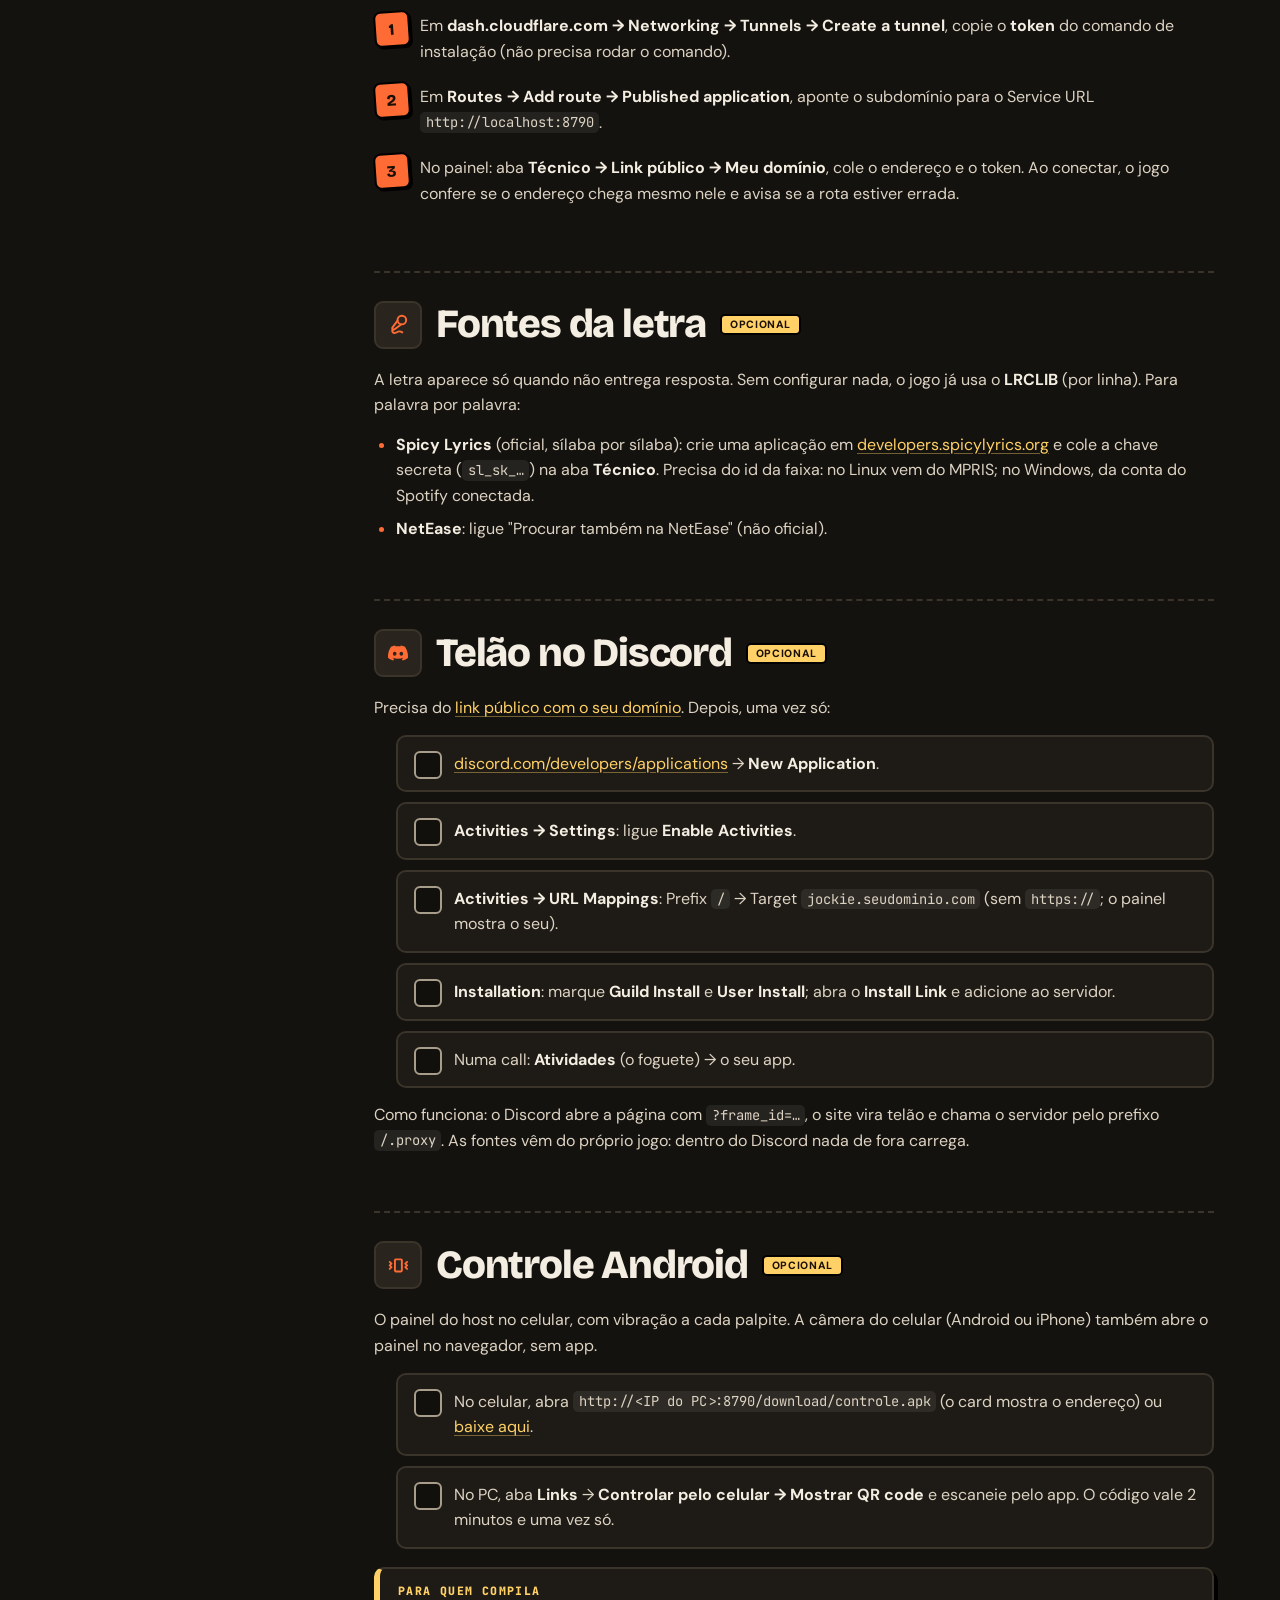
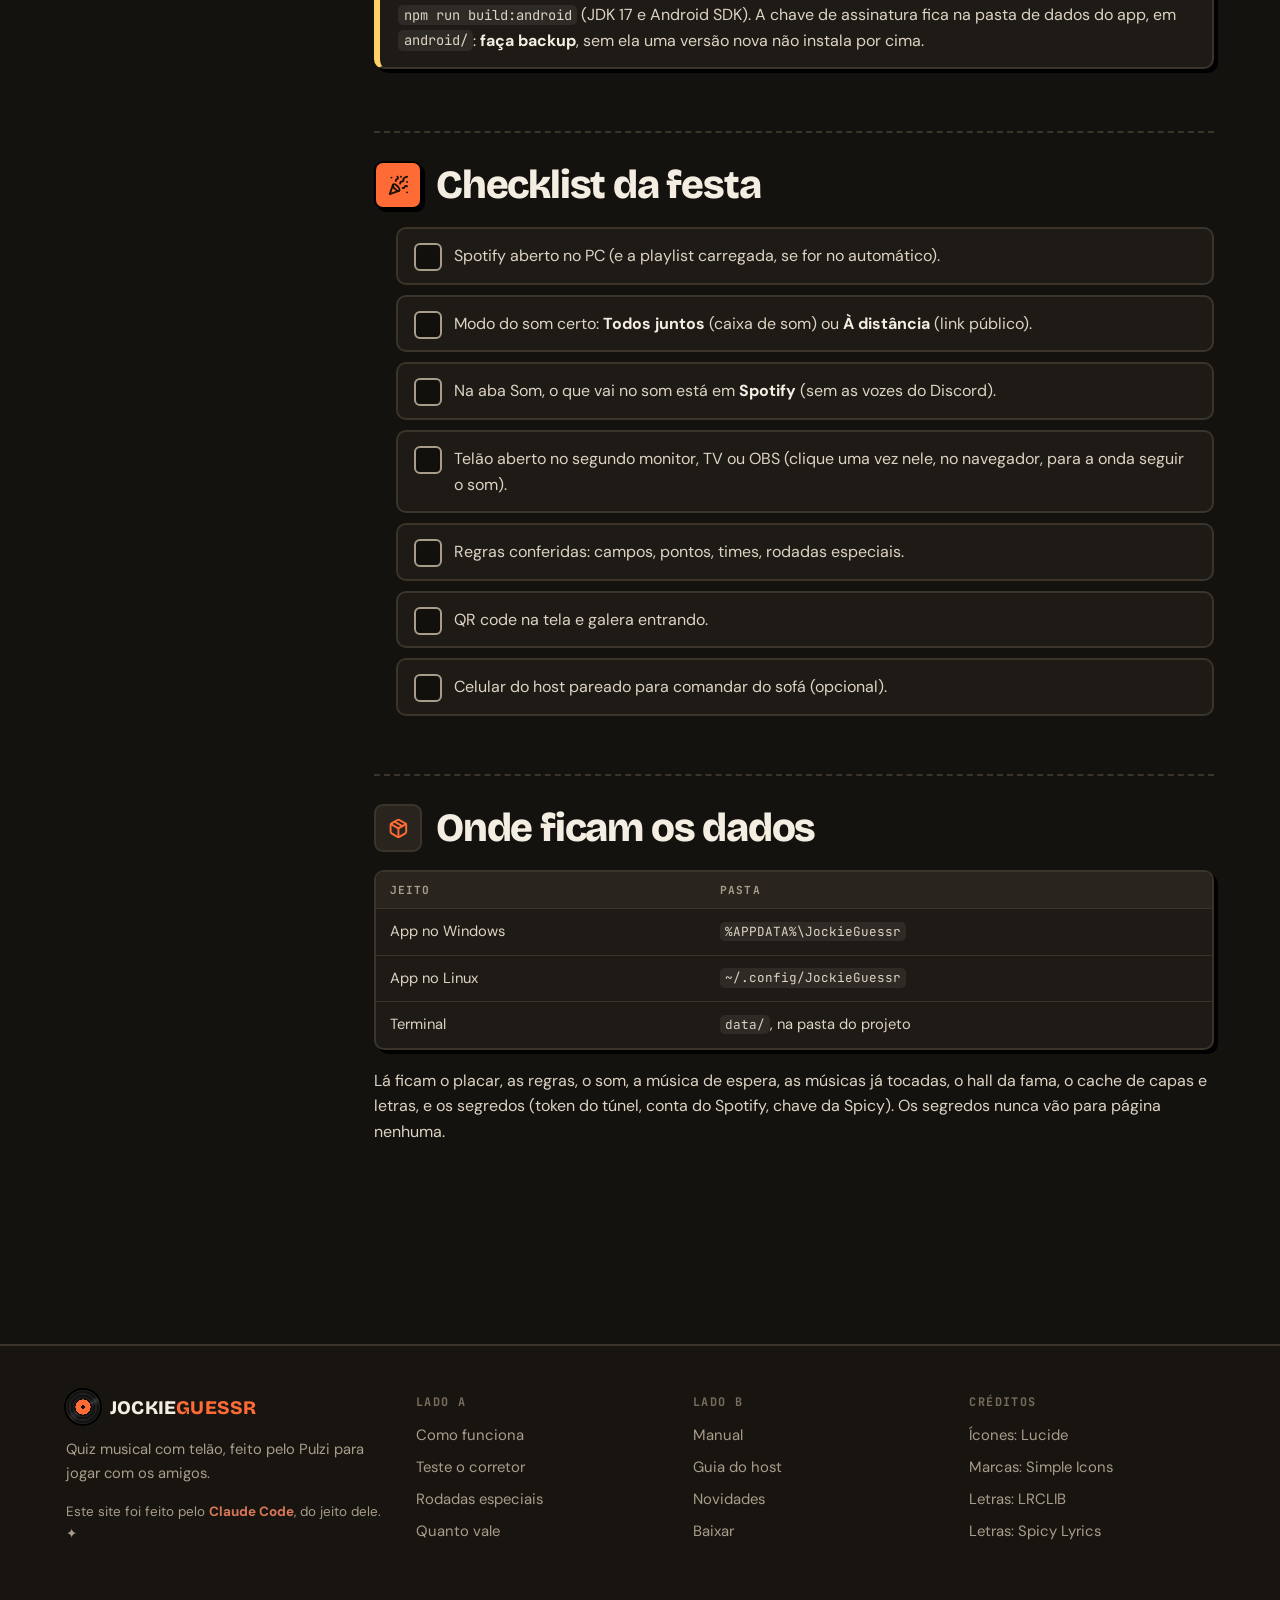
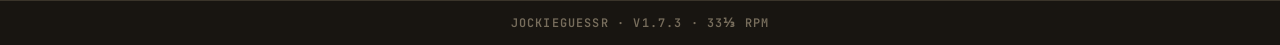
<file: host.html>
<!doctype html>
<html lang="pt-BR">
<head>
<meta charset="utf-8">
<meta name="viewport" content="width=device-width, initial-scale=1">
<title>Guia do host · JockieGuessr</title>
<meta name="description" content="Como hospedar o JockieGuessr: app do Windows, Linux ou terminal, conta do Spotify, link público, telão no Discord e controle pelo celular, com checklist.">
<link rel="icon" href="assets/logo.svg" type="image/svg+xml">
<link rel="preconnect" href="https://fonts.googleapis.com">
<link rel="preconnect" href="https://fonts.gstatic.com" crossorigin>
<link href="https://fonts.googleapis.com/css2?family=Bricolage+Grotesque:opsz,wght@12..96,600;12..96,700;12..96,800&family=DM+Sans:ital,opsz,wght@0,9..40,400;0,9..40,500;0,9..40,600;0,9..40,700;0,9..40,800;1,9..40,500&family=JetBrains+Mono:wght@600;700;800&display=swap" rel="stylesheet">
<link rel="stylesheet" href="style.css">
<link rel="stylesheet" href="transition.css">
<link rel="stylesheet" href="doc.css">
<link rel="stylesheet" href="host.css">
<meta name="theme-color" content="#14120f">
<meta property="og:type" content="website">
<meta property="og:site_name" content="JockieGuessr">
<meta property="og:title" content="Guia do host · JockieGuessr">
<script>try{var p=sessionStorage.getItem('pt');if(p){sessionStorage.removeItem('pt');p=JSON.parse(p);document.documentElement.classList.add('pt-in','pt-p-'+p.p,'pt-d-'+p.d)}}catch(e){}</script>
</head>
<body>

<header class="nav">
  <a class="brand" href="index.html"><span class="vinil"></span><b>Jockie<span>Guessr</span></b></a>
  <nav>
    <a href="index.html">Início</a>
    <a href="manual.html">Manual</a>
    <a href="host.html" class="on">Host</a>
    <a href="novidades.html">Novidades</a>
  </nav>
  <a class="btn sm" href="baixar.html"><i data-ic="baixar"></i> Baixar</a>
  <button class="burger" aria-label="Menu" aria-expanded="false"><i data-ic="menu"></i></button>
</header>

<main>
<div class="doc-hero">
  <p class="kicker"><span class="vinil gira"></span> Guia do host</p>
  <h1>Vai ser o <span class="tag-hl">DJ</span> da noite.</h1>
  <p class="lead">Tudo o que roda fica no seu PC: o jogo, o som e o túnel. Escolha o seu caminho, vá marcando o checklist (ele fica salvo neste navegador) e chame a galera.</p>
  <div class="progresso-check" id="progresso"><div class="pc-bar"><i id="pcBar"></i></div><span id="pcTxt">0 de 0</span><button type="button" class="btn ghost sm" id="pcZerar">Zerar checklist</button></div>
</div>

<div class="doc-wrap">
  <aside class="toc" id="toc">
    <label class="search"><i data-ic="busca"></i><input id="q" type="search" placeholder="Buscar no guia…" autocomplete="off" aria-label="Buscar no guia"></label>
    <button class="toc-toggle" id="tocToggle" aria-expanded="false"><i data-ic="menu"></i> Índice</button>
    <nav id="tocNav">
      <p class="toc-group">Antes de tudo</p>
      <a href="#caminho">Escolha o caminho</a>
      <a href="#env">Senha fixa (.env)</a>
      <p class="toc-group">Opcionais</p>
      <a href="#spotify">Conta do Spotify</a>
      <a href="#publico">Link público</a>
      <a href="#letras">Fontes da letra</a>
      <a href="#discord">Telão no Discord</a>
      <a href="#android">Controle Android</a>
      <p class="toc-group">Na hora da festa</p>
      <a href="#festa">Checklist da festa</a>
      <a href="#dados">Onde ficam os dados</a>
    </nav>
    <p class="no-results" id="noResults" hidden>Nada encontrado. Tente outra palavra.</p>
  </aside>

  <article class="doc" id="doc">

    <section id="caminho" data-k="windows linux terminal exe appimage npm start instalar">
      <h2><span class="ico-box hot"><i data-ic="disco"></i></span> Escolha o caminho</h2>
      <div class="rotas" role="tablist" aria-label="Como você vai rodar">
        <button type="button" role="tab" data-rota="win" class="on"><i class="bi" style="--i:url(assets/icons/windows.svg)"></i> App do Windows</button>
        <button type="button" role="tab" data-rota="linux"><i class="bi" style="--i:url(assets/icons/linux.svg)"></i> Linux</button>
        <button type="button" role="tab" data-rota="term"><i data-ic="terminal"></i> Terminal</button>
      </div>

      <div class="rota" data-rota="win">
        <p>O <code>JockieGuessr-Host.exe</code> é portátil: dois cliques e pronto, sem instalar e sem terminal. Os jogadores continuam no navegador do celular.</p>
        <ul class="check" data-grupo="win">
          <li data-id="win-baixar"><a href="baixar.html">Baixe o <code>JockieGuessr-Host.exe</code></a> e coloque numa pasta sua.</li>
          <li data-id="win-abrir">Abra. Na primeira vez o Windows avisa "editor desconhecido": <b>Mais informações → Executar assim mesmo</b>.</li>
          <li data-id="win-painel">O app liga o jogo, o som e o túnel, e abre o <b>painel do host já logado</b>. O guia de primeiros passos aparece sozinho.</li>
          <li data-id="win-telao"><b>Abrir o telão</b> (aba Telão): com dois monitores ele vai para o segundo em tela cheia.</li>
        </ul>
        <div class="callout dica"><b>Fica salvo</b> Senha do host, sessões, placar e configurações ficam em <code>%APPDATA%\JockieGuessr</code>: sobrevivem a trocar o <code>.exe</code>. Fechar o painel fecha tudo (telão, captura de som e túnel).</div>
      </div>

      <div class="rota" data-rota="linux" hidden>
        <p>O jogo inteiro roda no Linux. O que no Windows usa os <code>.exe</code> nativos, aqui usa o que o sistema já tem: <b>PipeWire</b> para o som e <b>MPRIS</b> para o "agora tocando".</p>
        <ul class="check" data-grupo="linux">
          <li data-id="lx-baixar"><a href="baixar.html">Baixe o <code>JockieGuessr-Host.AppImage</code></a>.</li>
          <li data-id="lx-chmod">Dê permissão de execução e abra com dois cliques:<div class="cmd"><code>chmod +x JockieGuessr-Host.AppImage</code><button type="button" data-copy="chmod +x JockieGuessr-Host.AppImage">copiar</button></div></li>
          <li data-id="lx-pw">Confira se o sistema usa PipeWire (a maioria das distros atuais usa). Na lista de apps do som, o nome é o que o app informa ao PipeWire (ex.: "Spotify").</li>
          <li data-id="lx-spotify">Abra o Spotify do Linux: ele informa título, artista, álbum, capa e posição, e aceita tocar/pausar/próxima.</li>
        </ul>
        <div class="callout"><b>Dados</b> Ficam em <code>~/.config/JockieGuessr</code>.</div>
      </div>

      <div class="rota" data-rota="term" hidden>
        <p>Para quem tem o código: precisa do <b>Node.js 22.9</b> ou mais novo.</p>
        <ul class="check" data-grupo="term">
          <li data-id="t-install">Instale as dependências:<div class="cmd"><code>npm install</code><button type="button" data-copy="npm install">copiar</button></div></li>
          <li data-id="t-build">Gere o site do jogo:<div class="cmd"><code>npm run build</code><button type="button" data-copy="npm run build">copiar</button></div></li>
          <li data-id="t-env">Crie o <code>.env</code> com a senha fixa (<a href="#env">gerador logo abaixo</a>).</li>
          <li data-id="t-start">Ligue o servidor. O console mostra os três endereços (jogo, host e telão):<div class="cmd"><code>npm start</code><button type="button" data-copy="npm start">copiar</button></div></li>
        </ul>
        <p>Sem <code>HOST_PASSWORD</code> no <code>.env</code>, o servidor cria uma senha nova a cada vez e mostra o link do host já com ela. Para testar o app sem empacotar: <code>npm run app</code>.</p>
      </div>
    </section>

    <section id="env" data-k="env senha host_password session_secret public_url porta gerador">
      <h2><span class="ico-box gold"><i data-ic="chave"></i></span> Senha fixa (.env)</h2>
      <p>Pelo terminal, o <code>.env</code> fixa a senha do host e o segredo de sessão: assim ninguém precisa entrar de novo quando o servidor reinicia. (No app, isso já fica guardado sozinho.)</p>
      <div class="envgen">
        <div class="envgen-f">
          <label><span>Senha do host</span><input id="eSenha" autocomplete="off" spellcheck="false"></label>
          <label><span>Porta</span><input id="ePorta" value="8790" inputmode="numeric" autocomplete="off"></label>
          <label class="full"><span>Link público fixo <small>(opcional, ex.: https://jockie.seudominio.com)</small></span><input id="eUrl" placeholder="em branco: o jogo usa o IP do PC" autocomplete="off" spellcheck="false"></label>
          <div class="envgen-b"><button type="button" class="btn ghost sm" id="eNovo"><i data-ic="sortear"></i> Gerar outra senha e segredo</button></div>
        </div>
        <div class="envgen-out">
          <div class="envgen-top"><span>.env</span><button type="button" class="btn sm" id="eCopiar"><i data-ic="copiar"></i> Copiar</button></div>
          <pre id="eOut"></pre>
        </div>
      </div>
      <div class="callout perigo"><b>Segredo</b> Tudo é gerado aqui no seu navegador (nada sai desta página). O <code>.env</code> nunca vai para o repositório (está no <code>.gitignore</code>). Não mande esse arquivo para ninguém.</div>
    </section>

    <section id="spotify" data-k="spotify conta premium client id developer dashboard redirect uri pkce login">
      <h2><span class="ico-box"><i class="bi" style="--i:url(assets/icons/spotify.svg)"></i></span> Conta do Spotify <span class="badge">opcional</span></h2>
      <p>Sem login, a playlist é lida pela página pública (até ~100 músicas) e o automático pula até cair numa música dela. Com login (Premium), o jogo lê <b>todas</b> as músicas das suas playlists, toca a <b>faixa exata</b> e lista as suas playlists num menu.</p>
      <ul class="check" data-grupo="spotify">
        <li data-id="sp-app">Em <a href="https://developer.spotify.com/dashboard" target="_blank" rel="noopener">developer.spotify.com/dashboard</a>, crie um app com uma conta <b>Premium</b> e marque <b>Web API</b>.</li>
        <li data-id="sp-uri">Cadastre exatamente este Redirect URI:<div class="cmd"><code class="nodollar">http://127.0.0.1:8790/spotify/callback</code><button type="button" data-copy="http://127.0.0.1:8790/spotify/callback">copiar</button></div></li>
        <li data-id="sp-id">Copie o <b>Client ID</b>, cole na aba <b>Técnico</b> do painel e clique em <b>Entrar com Spotify</b> (no PC).</li>
      </ul>
      <p>O login é PKCE: só o refresh token fica no seu PC, e nunca vai para página nenhuma. O jogo nunca chama o controle de volume.</p>
    </section>

    <section id="publico" data-k="link público cloudflare cloudflared túnel domínio token distância trycloudflare">
      <h2><span class="ico-box"><i data-ic="nuvem"></i></span> Link público <span class="badge">para jogar à distância</span></h2>
      <p>No modo <b>À distância</b>, cada um entra de casa por um link público, aberto por um túnel do Cloudflare. Não precisa abrir porta no roteador e o seu IP fica escondido.</p>
      <ul class="check" data-grupo="publico">
        <li data-id="pb-cf">Instale o <code>cloudflared</code>:
          <div class="cmd"><code>winget install Cloudflare.cloudflared</code><button type="button" data-copy="winget install Cloudflare.cloudflared">copiar</button></div>
          <div class="cmd"><code>sudo pacman -S cloudflared</code><button type="button" data-copy="sudo pacman -S cloudflared">copiar</button></div>
          <span class="muted">(o primeiro no Windows; o segundo no Arch/CachyOS, ou o pacote da sua distro)</span></li>
        <li data-id="pb-modo">Aba <b>Som</b> → <b>À distância</b>. O QR do telão passa a usar o link público.</li>
      </ul>
      <div class="grid2">
        <div class="card"><h4><i data-ic="raio"></i> Rápido</h4><p>Um endereço <code>*.trycloudflare.com</code>, sem conta. Muda a cada vez que liga.</p></div>
        <div class="card"><h4><i data-ic="link"></i> Meu domínio</h4><p>Endereço fixo, como <code>https://jockie.seudominio.com</code>. Precisa de um domínio no Cloudflare (e é o que libera o telão no Discord).</p></div>
      </div>
      <h3>Configurar o "Meu domínio"</h3>
      <ol class="passos">
        <li>Em <b>dash.cloudflare.com → Networking → Tunnels → Create a tunnel</b>, copie o <b>token</b> do comando de instalação (não precisa rodar o comando).</li>
        <li>Em <b>Routes → Add route → Published application</b>, aponte o subdomínio para o Service URL <code>http://localhost:8790</code>.</li>
        <li>No painel: aba <b>Técnico → Link público → Meu domínio</b>, cole o endereço e o token. Ao conectar, o jogo confere se o endereço chega mesmo nele e avisa se a rota estiver errada.</li>
      </ol>
    </section>

    <section id="letras" data-k="letra spicy lyrics chave sl_sk netease lrclib fontes">
      <h2><span class="ico-box"><i data-ic="microfone"></i></span> Fontes da letra <span class="badge">opcional</span></h2>
      <p>A letra aparece só quando não entrega resposta. Sem configurar nada, o jogo já usa o <b>LRCLIB</b> (por linha). Para palavra por palavra:</p>
      <ul>
        <li><b>Spicy Lyrics</b> (oficial, sílaba por sílaba): crie uma aplicação em <a href="https://developers.spicylyrics.org" target="_blank" rel="noopener">developers.spicylyrics.org</a> e cole a chave secreta (<code>sl_sk_…</code>) na aba <b>Técnico</b>. Precisa do id da faixa: no Linux vem do MPRIS; no Windows, da conta do Spotify conectada.</li>
        <li><b>NetEase</b>: ligue "Procurar também na NetEase" (não oficial).</li>
      </ul>
    </section>

    <section id="discord" data-k="discord atividade activity developer portal url mappings guild install">
      <h2><span class="ico-box"><i class="bi" style="--i:url(assets/icons/discord.svg)"></i></span> Telão no Discord <span class="badge">opcional</span></h2>
      <p>Precisa do <a href="#publico">link público com o seu domínio</a>. Depois, uma vez só:</p>
      <ul class="check" data-grupo="discord">
        <li data-id="dc-app"><a href="https://discord.com/developers/applications" target="_blank" rel="noopener">discord.com/developers/applications</a> → <b>New Application</b>.</li>
        <li data-id="dc-act"><b>Activities → Settings</b>: ligue <b>Enable Activities</b>.</li>
        <li data-id="dc-map"><b>Activities → URL Mappings</b>: Prefix <code>/</code> → Target <code>jockie.seudominio.com</code> (sem <code>https://</code>; o painel mostra o seu).</li>
        <li data-id="dc-inst"><b>Installation</b>: marque <b>Guild Install</b> e <b>User Install</b>; abra o <b>Install Link</b> e adicione ao servidor.</li>
        <li data-id="dc-call">Numa call: <b>Atividades</b> (o foguete) → o seu app.</li>
      </ul>
      <p class="muted">Como funciona: o Discord abre a página com <code>?frame_id=…</code>, o site vira telão e chama o servidor pelo prefixo <code>/.proxy</code>. As fontes vêm do próprio jogo: dentro do Discord nada de fora carrega.</p>
    </section>

    <section id="android" data-k="android apk controle celular instalar 8790 download chave assinatura backup">
      <h2><span class="ico-box"><i data-ic="vibrar"></i></span> Controle Android <span class="badge">opcional</span></h2>
      <p>O painel do host no celular, com vibração a cada palpite. A câmera do celular (Android ou iPhone) também abre o painel no navegador, sem app.</p>
      <ul class="check" data-grupo="android">
        <li data-id="an-apk">No celular, abra <code>http://&lt;IP do PC&gt;:8790/download/controle.apk</code> (o card mostra o endereço) ou <a href="baixar.html">baixe aqui</a>.</li>
        <li data-id="an-qr">No PC, aba <b>Links</b> → <b>Controlar pelo celular → Mostrar QR code</b> e escaneie pelo app. O código vale 2 minutos e uma vez só.</li>
      </ul>
      <div class="callout aviso"><b>Para quem compila</b> <code>npm run build:android</code> (JDK 17 e Android SDK). A chave de assinatura fica na pasta de dados do app, em <code>android/</code>: <b>faça backup</b>, sem ela uma versão nova não instala por cima.</div>
    </section>

    <section id="festa" data-k="checklist festa antes de jogar telão qr spotify aberto">
      <h2><span class="ico-box hot"><i data-ic="festa"></i></span> Checklist da festa</h2>
      <ul class="check" data-grupo="festa">
        <li data-id="f-spotify">Spotify aberto no PC (e a playlist carregada, se for no automático).</li>
        <li data-id="f-modo">Modo do som certo: <b>Todos juntos</b> (caixa de som) ou <b>À distância</b> (link público).</li>
        <li data-id="f-som">Na aba Som, o que vai no som está em <b>Spotify</b> (sem as vozes do Discord).</li>
        <li data-id="f-telao">Telão aberto no segundo monitor, TV ou OBS (clique uma vez nele, no navegador, para a onda seguir o som).</li>
        <li data-id="f-regras">Regras conferidas: campos, pontos, times, rodadas especiais.</li>
        <li data-id="f-qr">QR code na tela e galera entrando.</li>
        <li data-id="f-celular">Celular do host pareado para comandar do sofá (opcional).</li>
      </ul>
    </section>

    <section id="dados" data-k="dados appdata config pasta placar regras som tocadas capas letras hall json">
      <h2><span class="ico-box"><i data-ic="caixa"></i></span> Onde ficam os dados</h2>
      <div class="table-wrap"><table>
        <thead><tr><th>Jeito</th><th>Pasta</th></tr></thead>
        <tbody>
          <tr><td>App no Windows</td><td><code>%APPDATA%\JockieGuessr</code></td></tr>
          <tr><td>App no Linux</td><td><code>~/.config/JockieGuessr</code></td></tr>
          <tr><td>Terminal</td><td><code>data/</code>, na pasta do projeto</td></tr>
        </tbody>
      </table></div>
      <p>Lá ficam o placar, as regras, o som, a música de espera, as músicas já tocadas, o hall da fama, o cache de capas e letras, e os segredos (token do túnel, conta do Spotify, chave da Spicy). Os segredos nunca vão para página nenhuma.</p>
    </section>

  </article>
</div>
</main>

<footer class="foot">
  <div class="foot-in">
    <div>
      <a class="brand" href="index.html"><span class="vinil"></span><b>Jockie<span>Guessr</span></b></a>
      <p>Quiz musical com telão, feito pelo Pulzi para jogar com os amigos.</p>
      <p class="sig">Este site foi feito pelo <span>Claude Code</span>, do jeito dele. ✦</p>
    </div>
    <div><h4>Lado A</h4><ul><li><a href="index.html#como">Como funciona</a></li><li><a href="index.html#corretor">Teste o corretor</a></li><li><a href="index.html#especiais">Rodadas especiais</a></li><li><a href="index.html#pontos">Quanto vale</a></li></ul></div>
    <div><h4>Lado B</h4><ul><li><a href="manual.html">Manual</a></li><li><a href="host.html">Guia do host</a></li><li><a href="novidades.html">Novidades</a></li><li><a href="baixar.html">Baixar</a></li></ul></div>
    <div><h4>Créditos</h4><ul><li><a href="https://lucide.dev" target="_blank" rel="noopener">Ícones: Lucide</a></li><li><a href="https://simpleicons.org" target="_blank" rel="noopener">Marcas: Simple Icons</a></li><li><a href="https://lrclib.net" target="_blank" rel="noopener">Letras: LRCLIB</a></li><li><a href="https://spicylyrics.org" target="_blank" rel="noopener">Letras: Spicy Lyrics</a></li></ul></div>
  </div>
  <div class="foot-bar">JockieGuessr · <span data-versao>v1.3.0</span> · 33⅓ rpm</div>
</footer>

<script src="downloads-data.js"></script>
<script src="icones.js"></script>
<script src="doc.js"></script>
<script src="host.js"></script>
<script src="cursor.js"></script>
<script src="ui.js"></script>
</body>
</html>
</file>
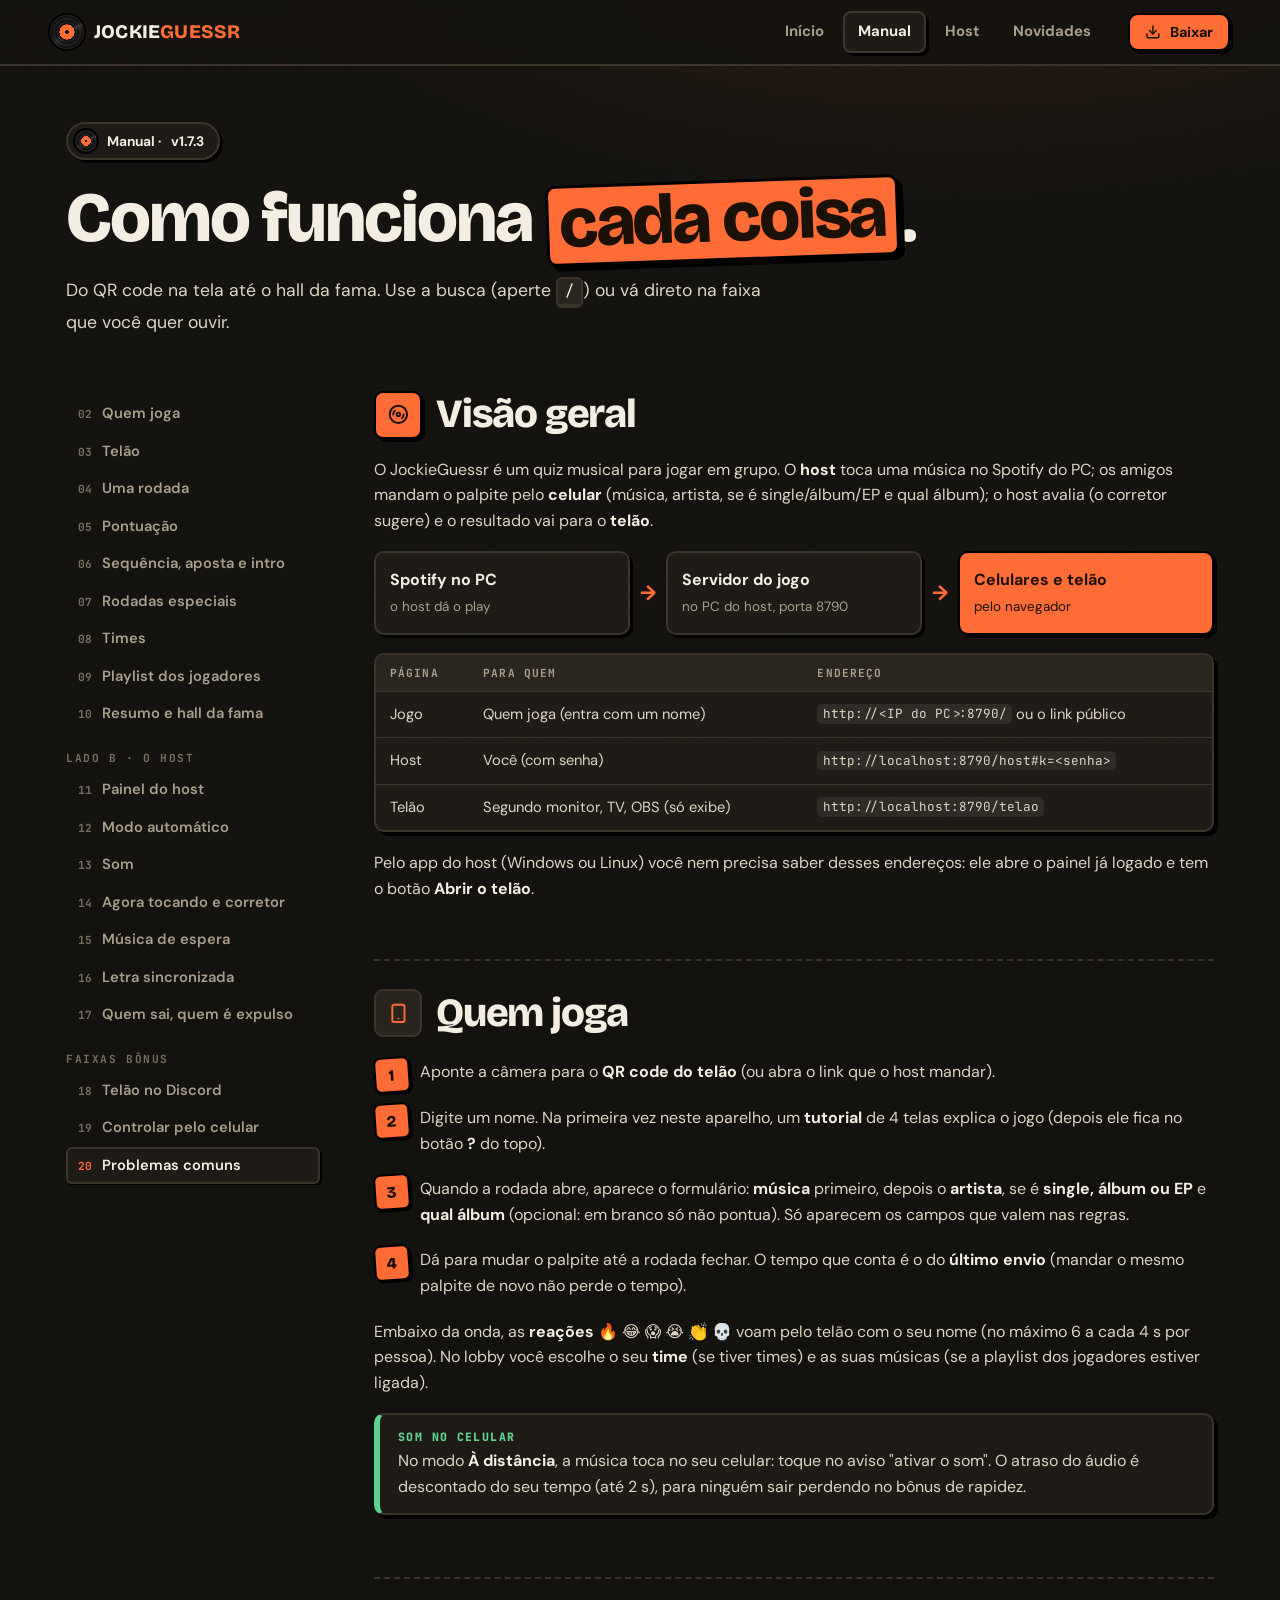
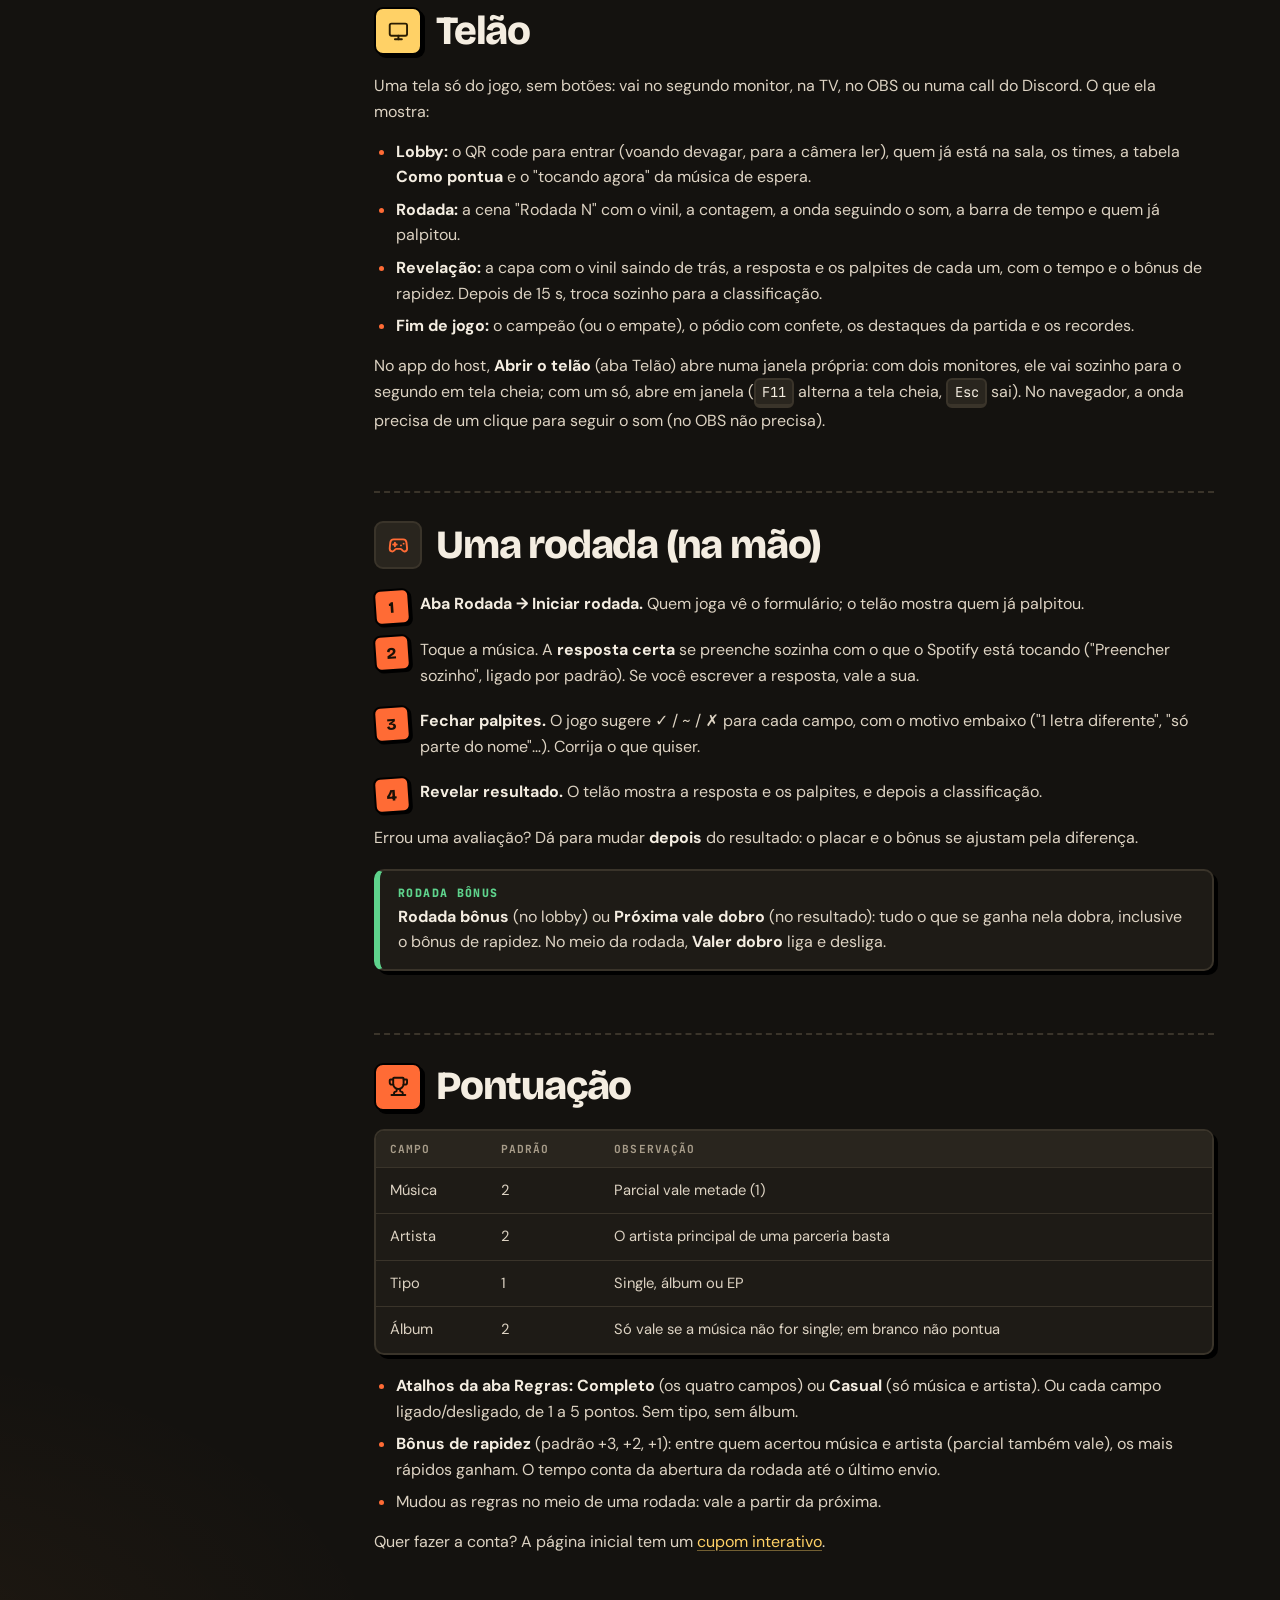
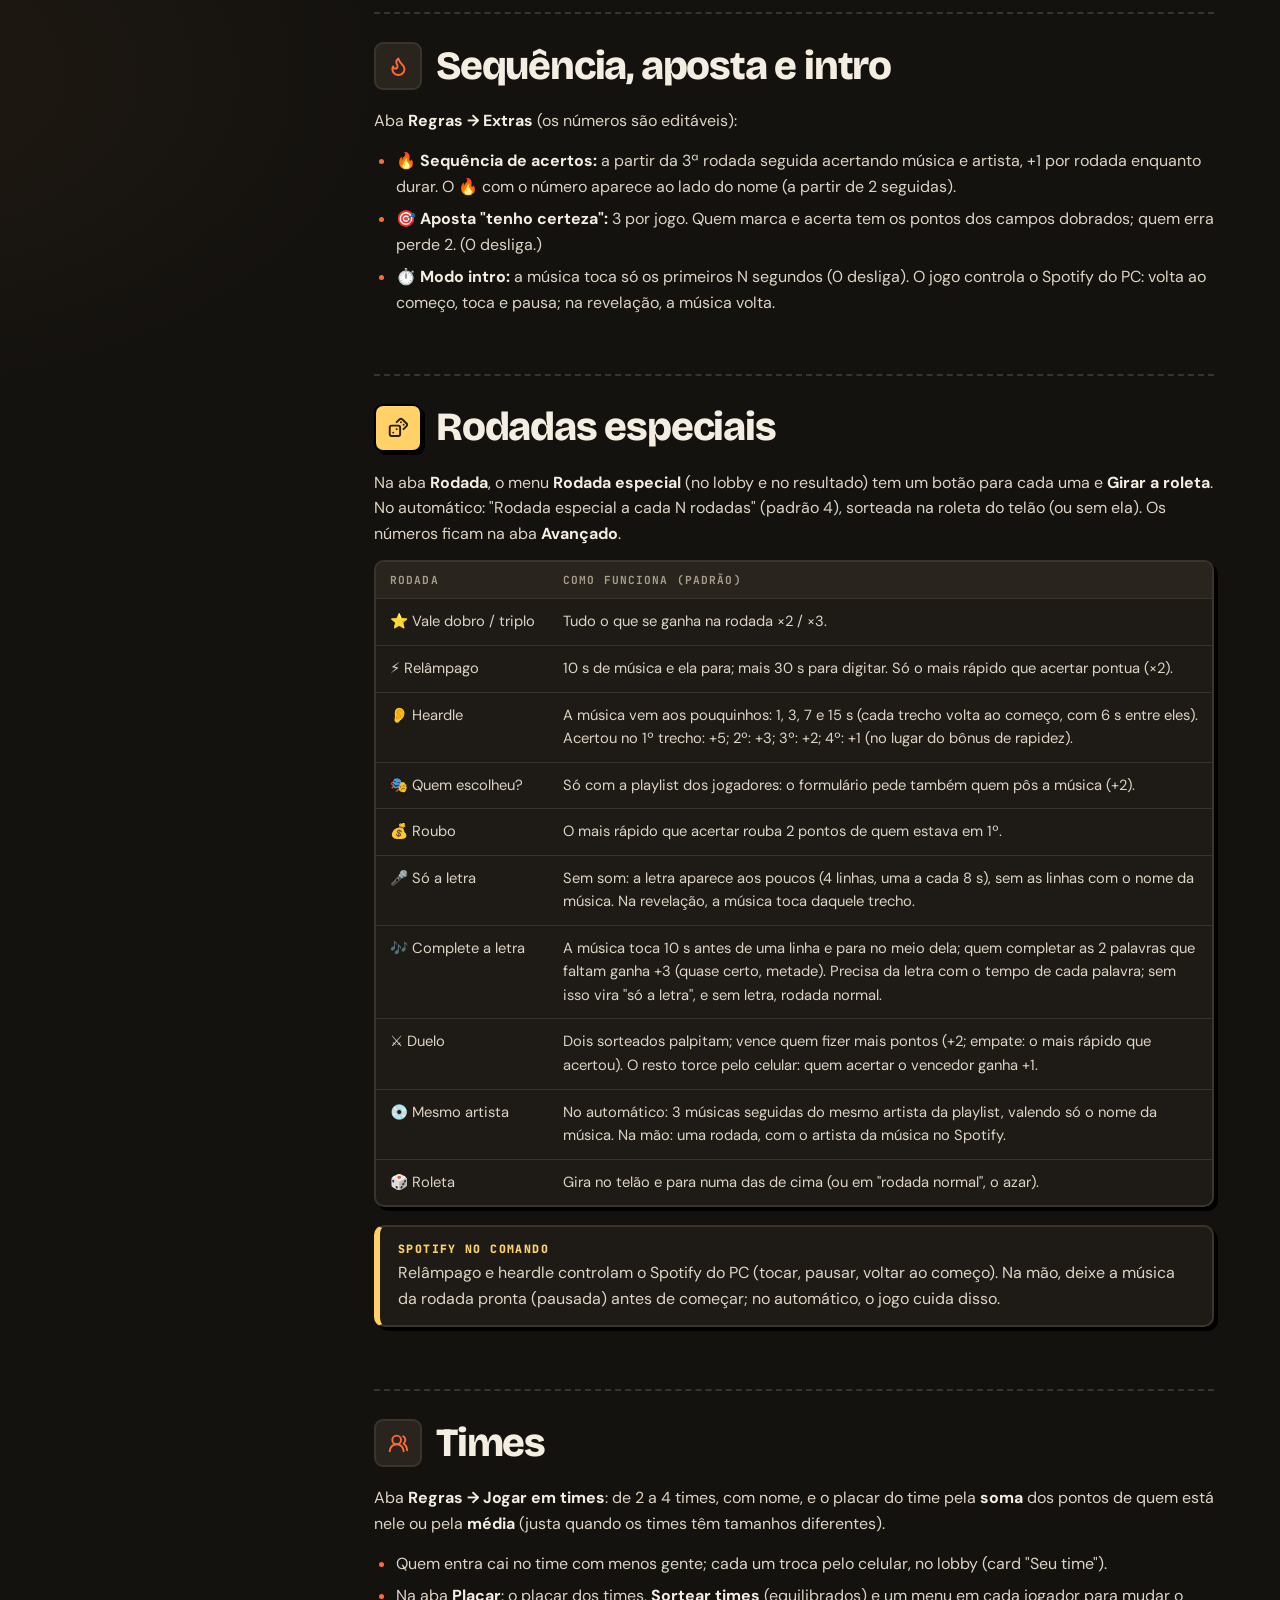
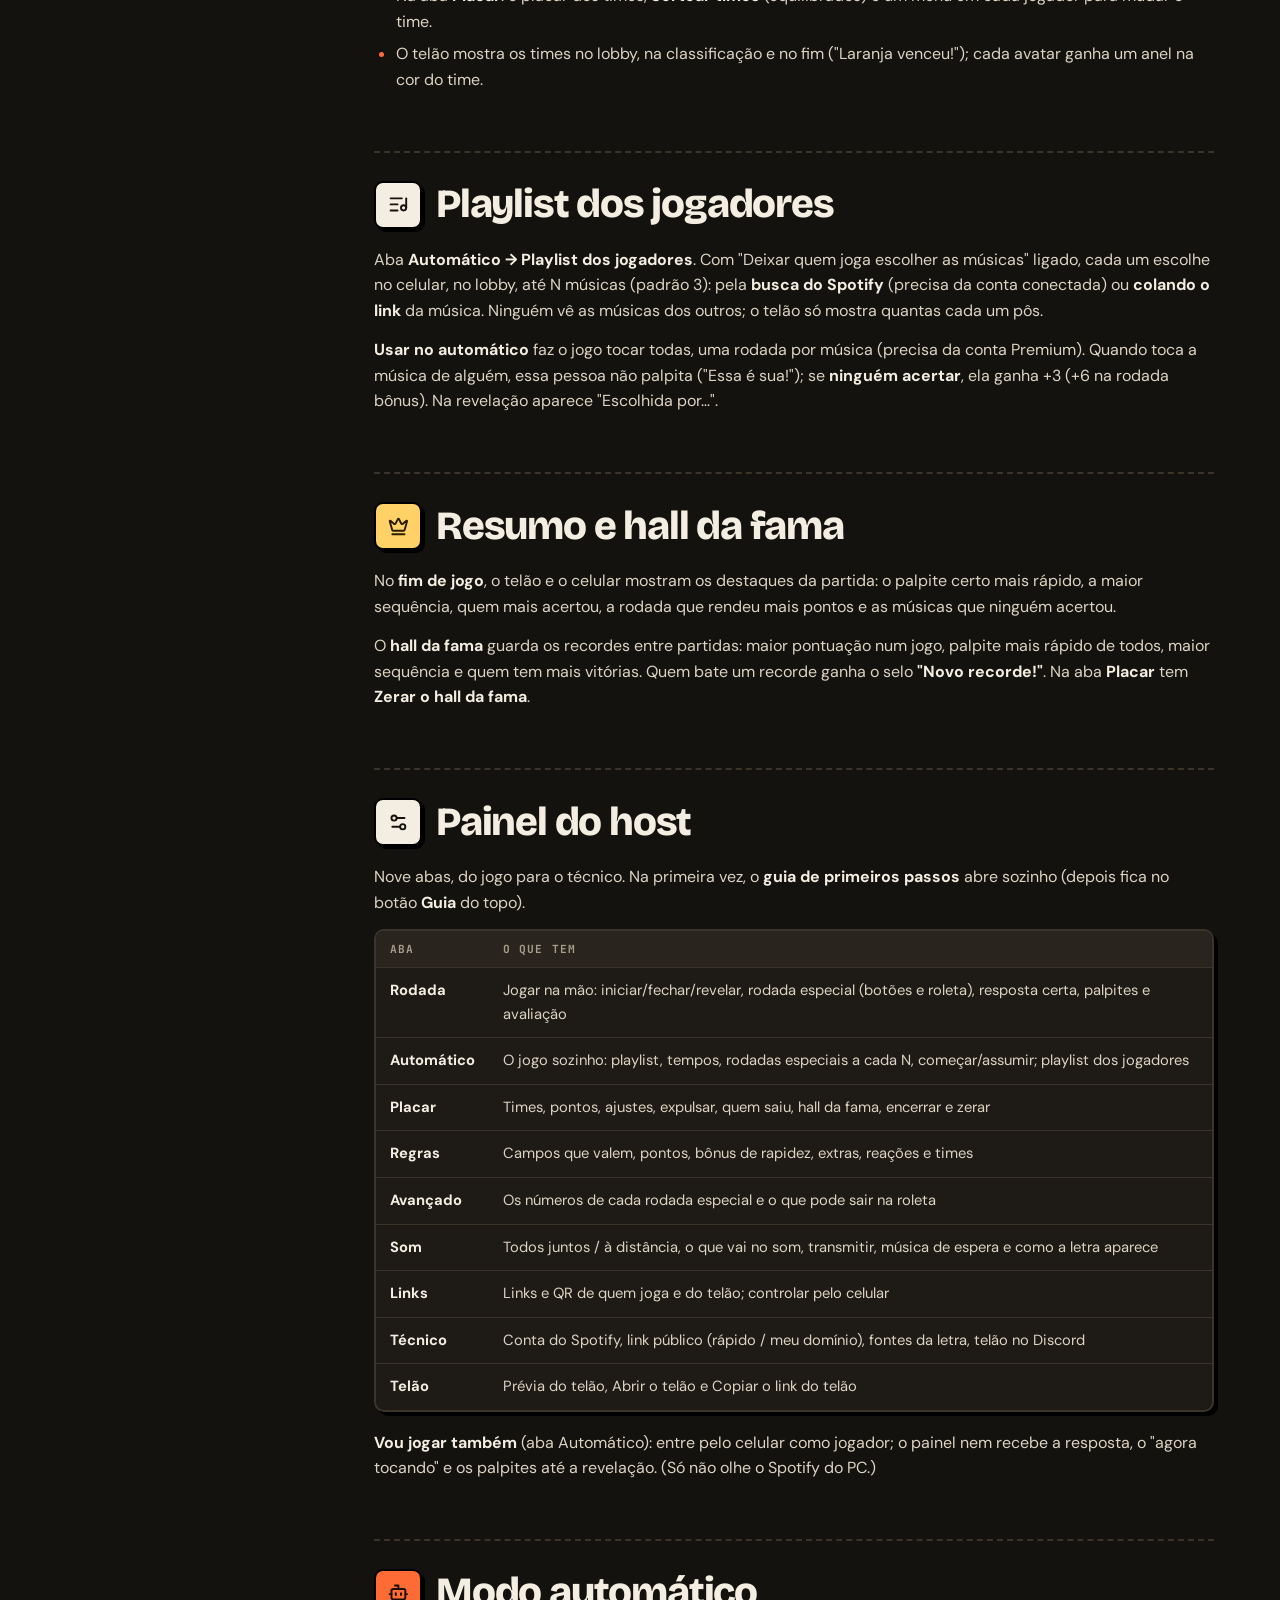
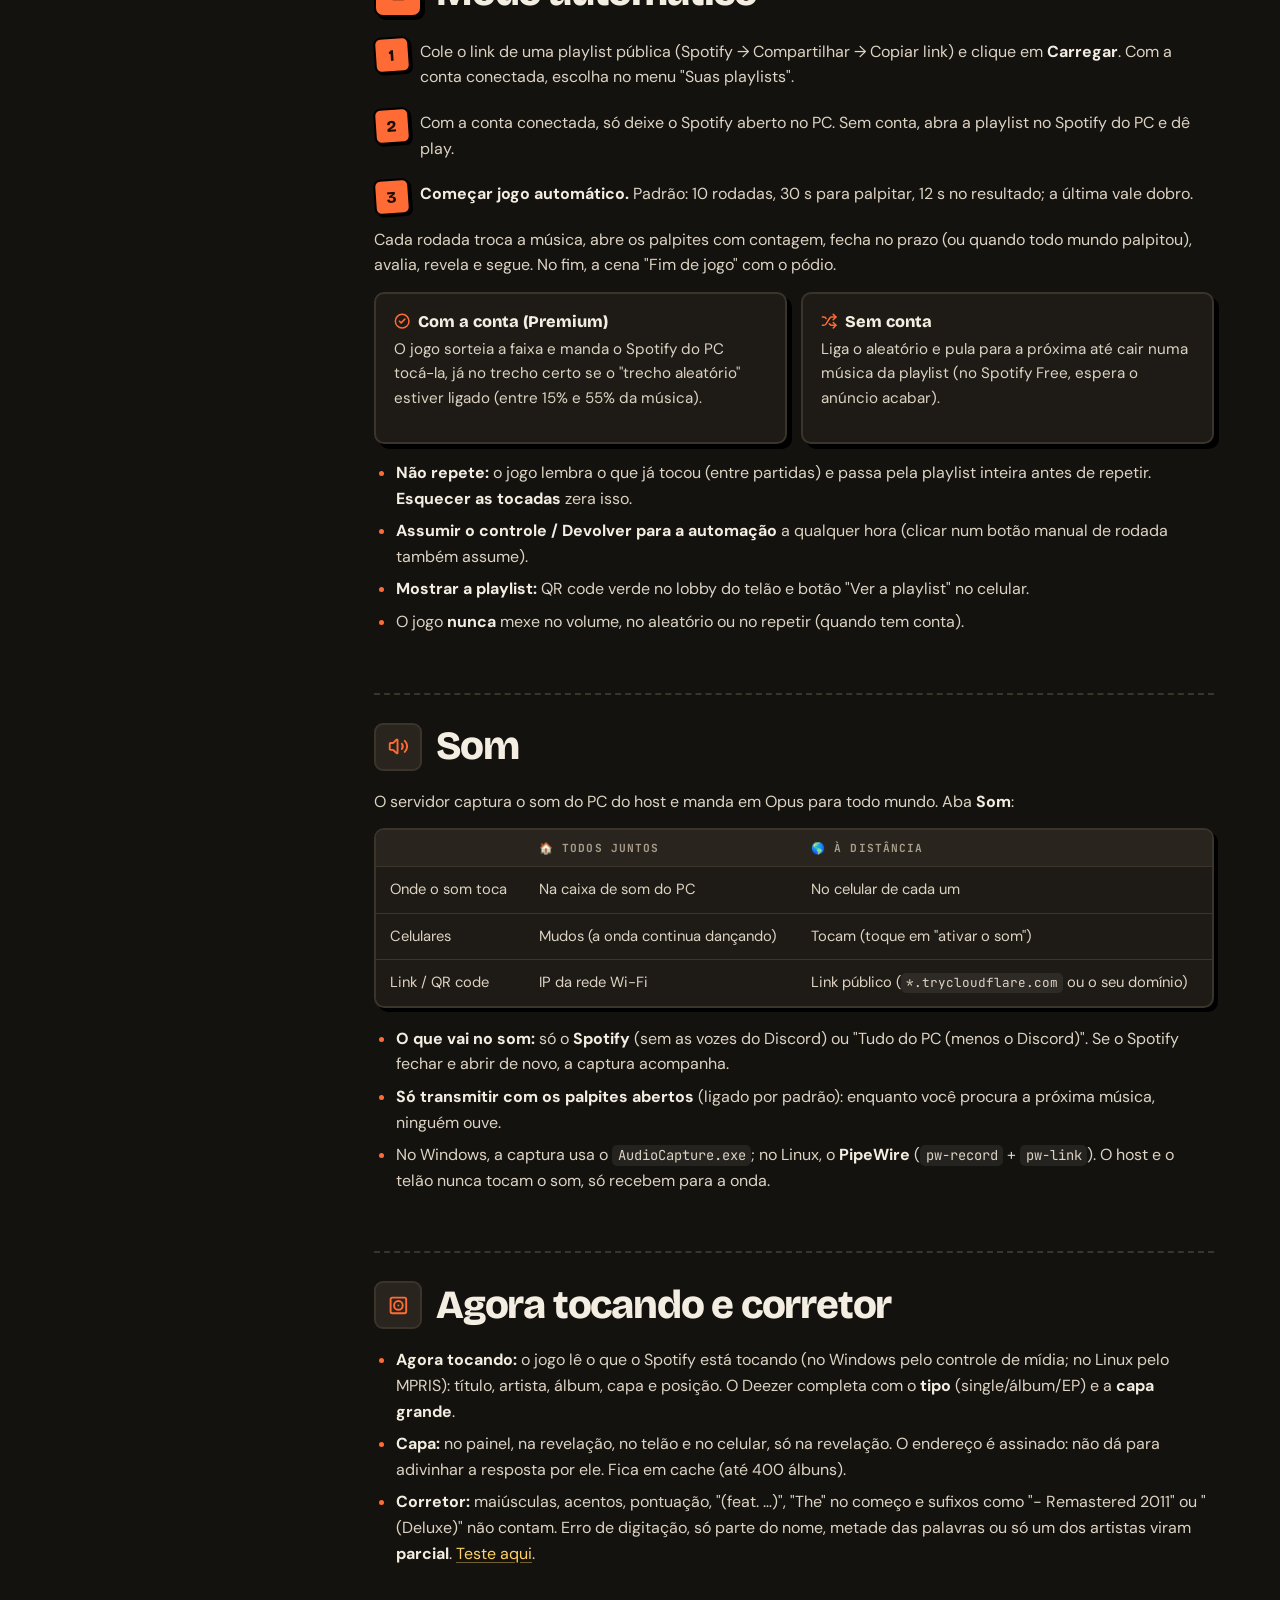
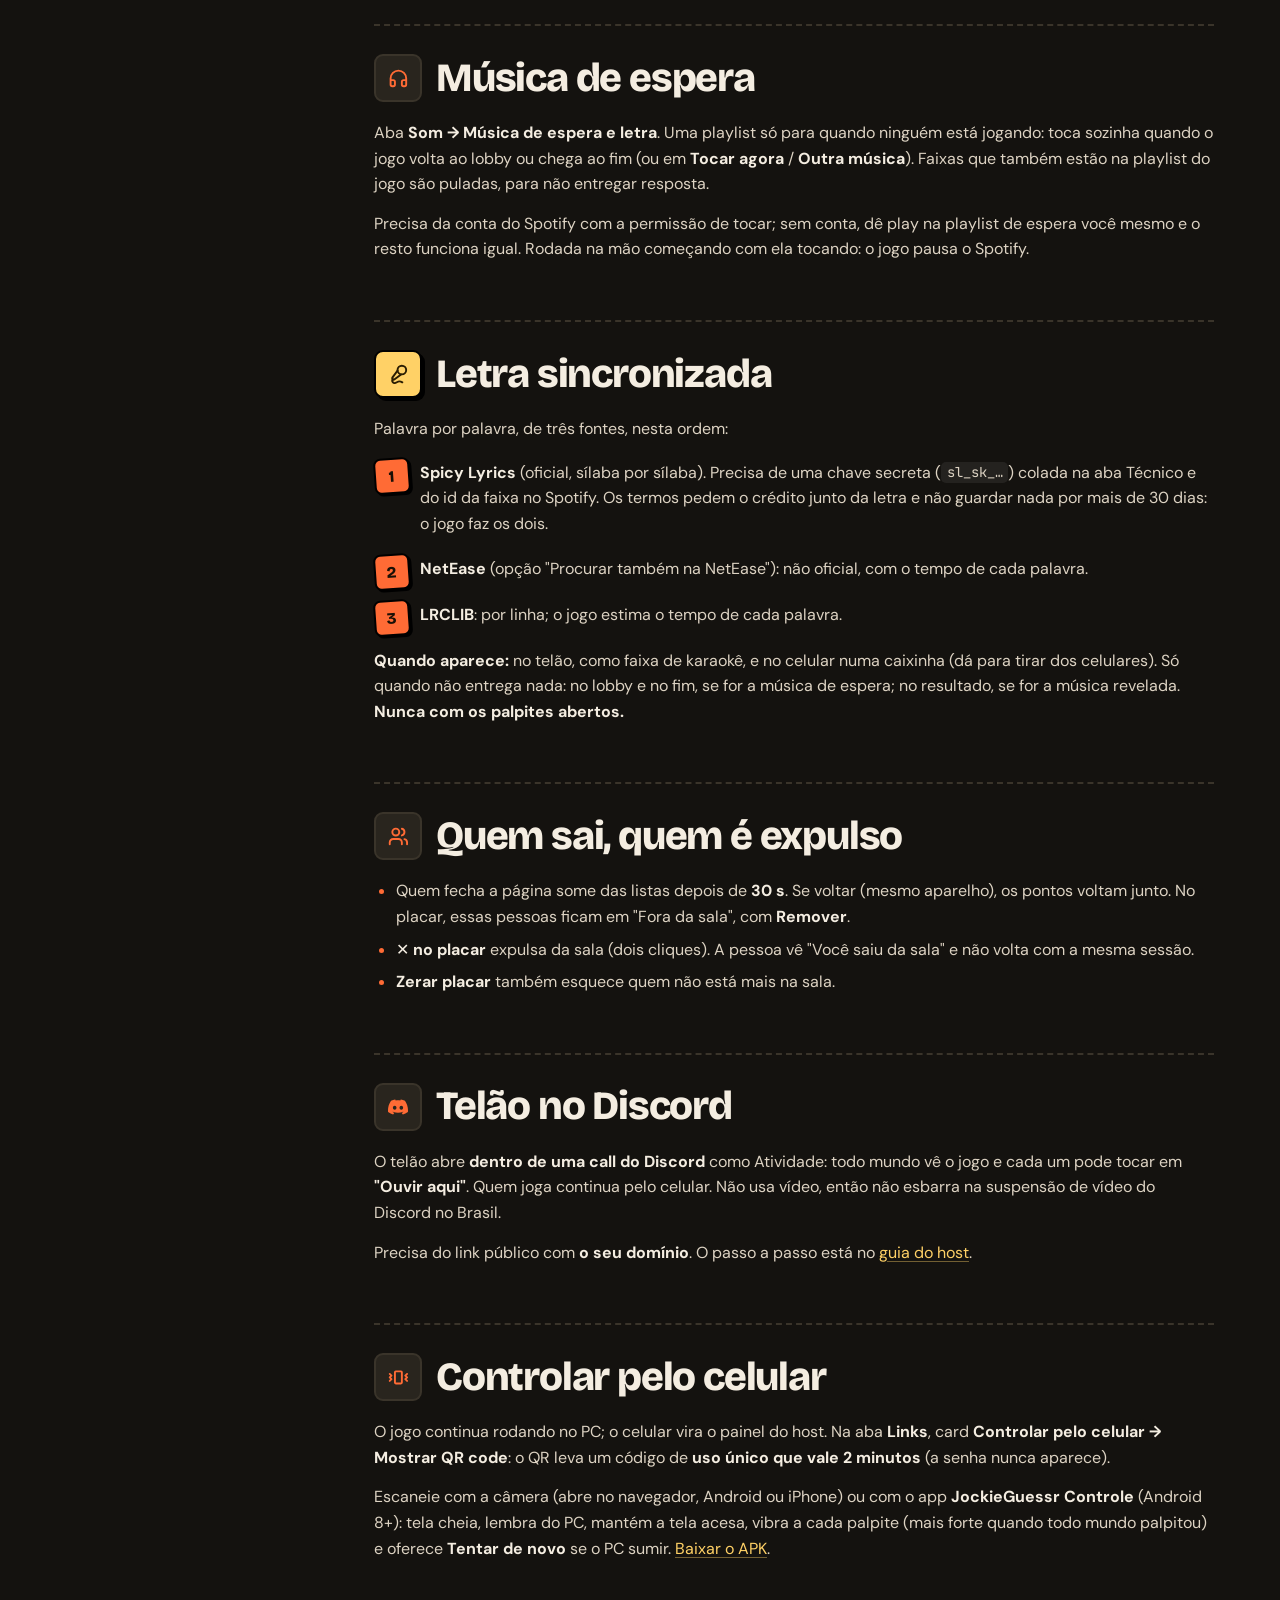
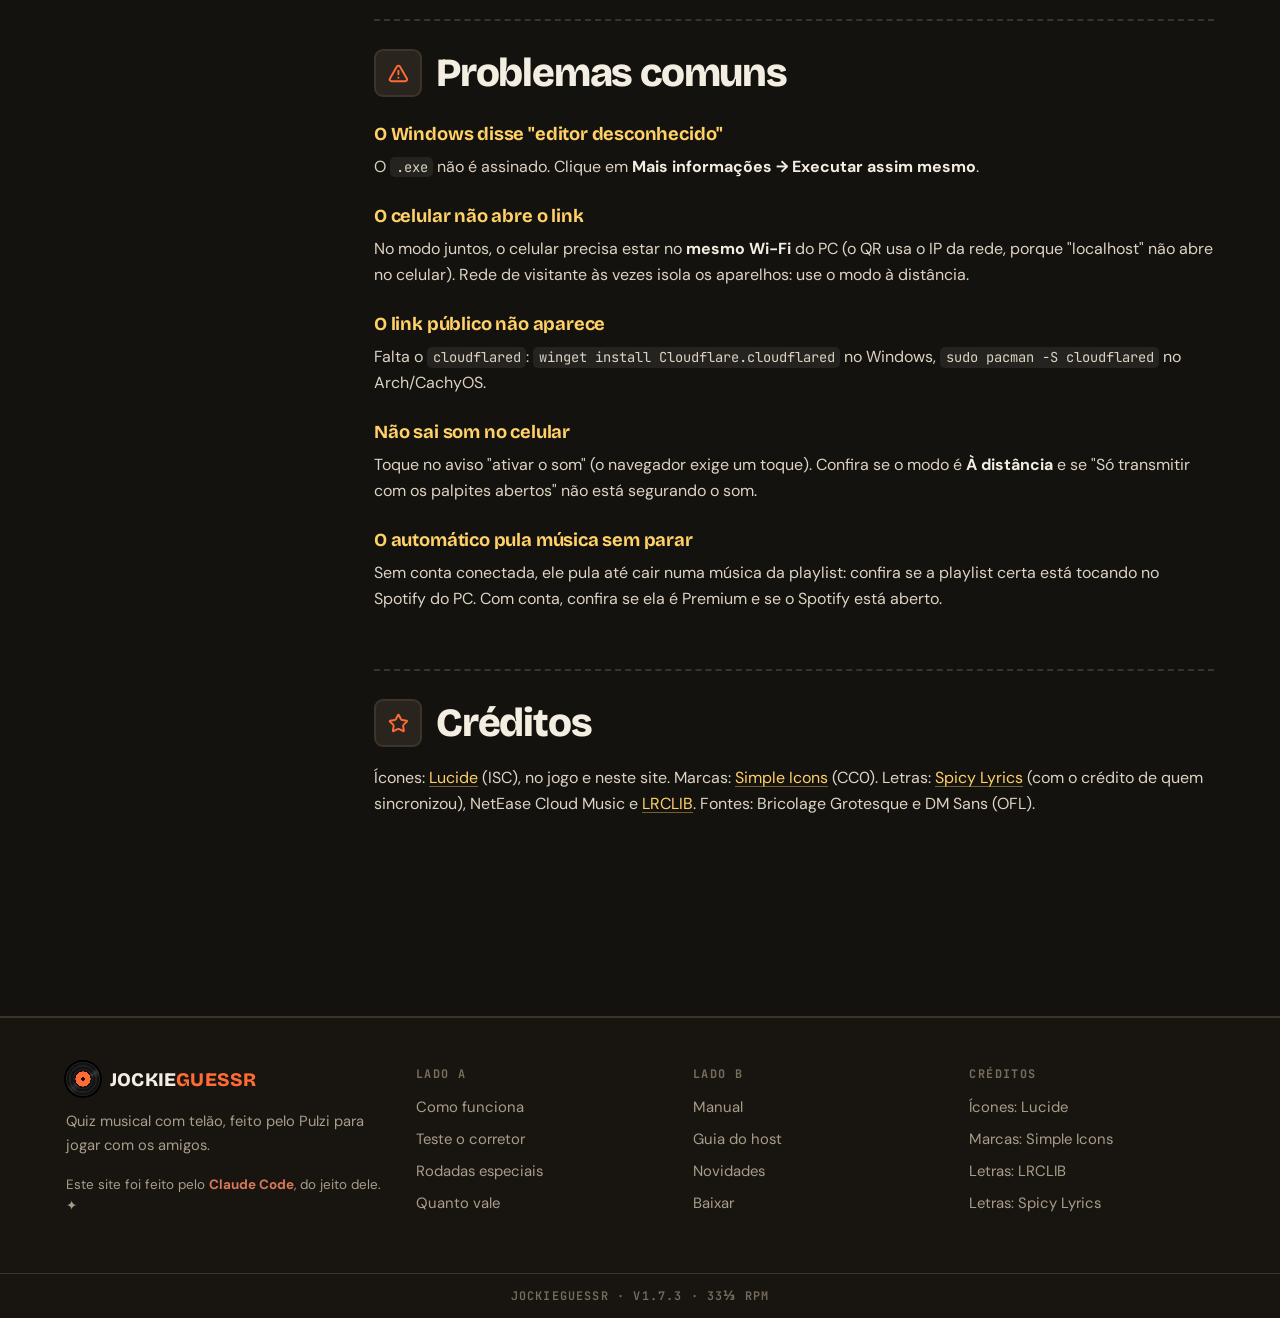
<file: manual.html>
<!doctype html>
<html lang="pt-BR">
<head>
<meta charset="utf-8">
<meta name="viewport" content="width=device-width, initial-scale=1">
<title>Manual · JockieGuessr</title>
<meta name="description" content="Como funciona cada parte do JockieGuessr: quem joga, o telão, o painel do host, pontuação, rodadas especiais, modo automático, som, letra, times e problemas comuns.">
<link rel="icon" href="assets/logo.svg" type="image/svg+xml">
<link rel="preconnect" href="https://fonts.googleapis.com">
<link rel="preconnect" href="https://fonts.gstatic.com" crossorigin>
<link href="https://fonts.googleapis.com/css2?family=Bricolage+Grotesque:opsz,wght@12..96,600;12..96,700;12..96,800&family=DM+Sans:ital,opsz,wght@0,9..40,400;0,9..40,500;0,9..40,600;0,9..40,700;0,9..40,800;1,9..40,500&family=JetBrains+Mono:wght@600;700;800&display=swap" rel="stylesheet">
<link rel="stylesheet" href="style.css">
<link rel="stylesheet" href="transition.css">
<link rel="stylesheet" href="doc.css">
<meta name="theme-color" content="#14120f">
<meta property="og:type" content="website">
<meta property="og:site_name" content="JockieGuessr">
<meta property="og:title" content="Manual · JockieGuessr">
<script>try{var p=sessionStorage.getItem('pt');if(p){sessionStorage.removeItem('pt');p=JSON.parse(p);document.documentElement.classList.add('pt-in','pt-p-'+p.p,'pt-d-'+p.d)}}catch(e){}</script>
</head>
<body>

<header class="nav">
  <a class="brand" href="index.html"><span class="vinil"></span><b>Jockie<span>Guessr</span></b></a>
  <nav>
    <a href="index.html">Início</a>
    <a href="manual.html" class="on">Manual</a>
    <a href="host.html">Host</a>
    <a href="novidades.html">Novidades</a>
  </nav>
  <a class="btn sm" href="baixar.html"><i data-ic="baixar"></i> Baixar</a>
  <button class="burger" aria-label="Menu" aria-expanded="false"><i data-ic="menu"></i></button>
</header>

<main>
<div class="doc-hero">
  <p class="kicker"><span class="vinil gira"></span> Manual · <span data-versao>v1.3.0</span></p>
  <h1>Como funciona <span class="tag-hl">cada coisa</span>.</h1>
  <p class="lead">Do QR code na tela até o hall da fama. Use a busca (aperte <kbd>/</kbd>) ou vá direto na faixa que você quer ouvir.</p>
</div>

<div class="doc-wrap">
  <aside class="toc" id="toc">
    <label class="search"><i data-ic="busca"></i><input id="q" type="search" placeholder="Buscar no manual…" autocomplete="off" aria-label="Buscar no manual"></label>
    <button class="toc-toggle" id="tocToggle" aria-expanded="false"><i data-ic="menu"></i> Índice</button>
    <nav id="tocNav">
      <p class="toc-group">Lado A · o jogo</p>
      <a href="#visao">Visão geral</a>
      <a href="#jogar">Quem joga</a>
      <a href="#telao">Telão</a>
      <a href="#rodada">Uma rodada</a>
      <a href="#pontos">Pontuação</a>
      <a href="#extras">Sequência, aposta e intro</a>
      <a href="#especiais">Rodadas especiais</a>
      <a href="#times">Times</a>
      <a href="#galera">Playlist dos jogadores</a>
      <a href="#hall">Resumo e hall da fama</a>
      <p class="toc-group">Lado B · o host</p>
      <a href="#painel">Painel do host</a>
      <a href="#automatico">Modo automático</a>
      <a href="#som">Som</a>
      <a href="#tocando">Agora tocando e corretor</a>
      <a href="#espera">Música de espera</a>
      <a href="#letra">Letra sincronizada</a>
      <a href="#placar">Quem sai, quem é expulso</a>
      <p class="toc-group">Faixas bônus</p>
      <a href="#discord">Telão no Discord</a>
      <a href="#celular">Controlar pelo celular</a>
      <a href="#problemas">Problemas comuns</a>
      <a href="#creditos">Créditos</a>
    </nav>
    <p class="no-results" id="noResults" hidden>Nada encontrado. Tente outra palavra.</p>
  </aside>

  <article class="doc" id="doc">

    <section id="visao" data-k="geral o que é quiz musical">
      <h2><span class="ico-box hot"><i data-ic="disco"></i></span> Visão geral</h2>
      <p>O JockieGuessr é um quiz musical para jogar em grupo. O <b>host</b> toca uma música no Spotify do PC; os amigos mandam o palpite pelo <b>celular</b> (música, artista, se é single/álbum/EP e qual álbum); o host avalia (o corretor sugere) e o resultado vai para o <b>telão</b>.</p>
      <div class="flow" aria-label="Caminho de uma rodada">
        <div class="node"><b>Spotify no PC</b><span>o host dá o play</span></div><span class="seta">→</span>
        <div class="node"><b>Servidor do jogo</b><span>no PC do host, porta 8790</span></div><span class="seta">→</span>
        <div class="node hot"><b>Celulares e telão</b><span>pelo navegador</span></div>
      </div>
      <div class="table-wrap"><table>
        <thead><tr><th>Página</th><th>Para quem</th><th>Endereço</th></tr></thead>
        <tbody>
          <tr><td>Jogo</td><td>Quem joga (entra com um nome)</td><td><code>http://&lt;IP do PC&gt;:8790/</code> ou o link público</td></tr>
          <tr><td>Host</td><td>Você (com senha)</td><td><code>http://localhost:8790/host#k=&lt;senha&gt;</code></td></tr>
          <tr><td>Telão</td><td>Segundo monitor, TV, OBS (só exibe)</td><td><code>http://localhost:8790/telao</code></td></tr>
        </tbody>
      </table></div>
      <p>Pelo app do host (Windows ou Linux) você nem precisa saber desses endereços: ele abre o painel já logado e tem o botão <b>Abrir o telão</b>.</p>
    </section>

    <section id="jogar" data-k="jogador celular entrar nome qr tutorial formulário palpite reação emoji">
      <h2><span class="ico-box"><i data-ic="celular"></i></span> Quem joga</h2>
      <ol class="passos">
        <li>Aponte a câmera para o <b>QR code do telão</b> (ou abra o link que o host mandar).</li>
        <li>Digite um nome. Na primeira vez neste aparelho, um <b>tutorial</b> de 4 telas explica o jogo (depois ele fica no botão <b>?</b> do topo).</li>
        <li>Quando a rodada abre, aparece o formulário: <b>música</b> primeiro, depois o <b>artista</b>, se é <b>single, álbum ou EP</b> e <b>qual álbum</b> (opcional: em branco só não pontua). Só aparecem os campos que valem nas regras.</li>
        <li>Dá para mudar o palpite até a rodada fechar. O tempo que conta é o do <b>último envio</b> (mandar o mesmo palpite de novo não perde o tempo).</li>
      </ol>
      <p>Embaixo da onda, as <b>reações</b> 🔥 😂 😱 😭 👏 💀 voam pelo telão com o seu nome (no máximo 6 a cada 4 s por pessoa). No lobby você escolhe o seu <b>time</b> (se tiver times) e as suas músicas (se a playlist dos jogadores estiver ligada).</p>
      <div class="callout dica"><b>Som no celular</b> No modo <b>À distância</b>, a música toca no seu celular: toque no aviso "ativar o som". O atraso do áudio é descontado do seu tempo (até 2 s), para ninguém sair perdendo no bônus de rapidez.</div>
    </section>

    <section id="telao" data-k="telão tv obs segundo monitor qr pódio confete revelação capa vinil">
      <h2><span class="ico-box gold"><i data-ic="telao"></i></span> Telão</h2>
      <p>Uma tela só do jogo, sem botões: vai no segundo monitor, na TV, no OBS ou numa call do Discord. O que ela mostra:</p>
      <ul>
        <li><b>Lobby:</b> o QR code para entrar (voando devagar, para a câmera ler), quem já está na sala, os times, a tabela <b>Como pontua</b> e o "tocando agora" da música de espera.</li>
        <li><b>Rodada:</b> a cena "Rodada N" com o vinil, a contagem, a onda seguindo o som, a barra de tempo e quem já palpitou.</li>
        <li><b>Revelação:</b> a capa com o vinil saindo de trás, a resposta e os palpites de cada um, com o tempo e o bônus de rapidez. Depois de 15 s, troca sozinho para a classificação.</li>
        <li><b>Fim de jogo:</b> o campeão (ou o empate), o pódio com confete, os destaques da partida e os recordes.</li>
      </ul>
      <p>No app do host, <b>Abrir o telão</b> (aba Telão) abre numa janela própria: com dois monitores, ele vai sozinho para o segundo em tela cheia; com um só, abre em janela (<kbd>F11</kbd> alterna a tela cheia, <kbd>Esc</kbd> sai). No navegador, a onda precisa de um clique para seguir o som (no OBS não precisa).</p>
    </section>

    <section id="rodada" data-k="rodada iniciar fechar revelar resposta certa avaliação manual na mão">
      <h2><span class="ico-box"><i data-ic="gamepad"></i></span> Uma rodada (na mão)</h2>
      <ol class="passos">
        <li><b>Aba Rodada → Iniciar rodada.</b> Quem joga vê o formulário; o telão mostra quem já palpitou.</li>
        <li>Toque a música. A <b>resposta certa</b> se preenche sozinha com o que o Spotify está tocando ("Preencher sozinho", ligado por padrão). Se você escrever a resposta, vale a sua.</li>
        <li><b>Fechar palpites.</b> O jogo sugere ✓ / ~ / ✗ para cada campo, com o motivo embaixo ("1 letra diferente", "só parte do nome"…). Corrija o que quiser.</li>
        <li><b>Revelar resultado.</b> O telão mostra a resposta e os palpites, e depois a classificação.</li>
      </ol>
      <p>Errou uma avaliação? Dá para mudar <b>depois</b> do resultado: o placar e o bônus se ajustam pela diferença.</p>
      <div class="callout dica"><b>Rodada bônus</b> <b>Rodada bônus</b> (no lobby) ou <b>Próxima vale dobro</b> (no resultado): tudo o que se ganha nela dobra, inclusive o bônus de rapidez. No meio da rodada, <b>Valer dobro</b> liga e desliga.</div>
    </section>

    <section id="pontos" data-k="pontos pontuação regras parcial metade bônus velocidade rapidez completo casual">
      <h2><span class="ico-box hot"><i data-ic="trofeu"></i></span> Pontuação</h2>
      <div class="table-wrap"><table>
        <thead><tr><th>Campo</th><th>Padrão</th><th>Observação</th></tr></thead>
        <tbody>
          <tr><td>Música</td><td>2</td><td>Parcial vale metade (1)</td></tr>
          <tr><td>Artista</td><td>2</td><td>O artista principal de uma parceria basta</td></tr>
          <tr><td>Tipo</td><td>1</td><td>Single, álbum ou EP</td></tr>
          <tr><td>Álbum</td><td>2</td><td>Só vale se a música não for single; em branco não pontua</td></tr>
        </tbody>
      </table></div>
      <ul>
        <li><b>Atalhos da aba Regras:</b> <b>Completo</b> (os quatro campos) ou <b>Casual</b> (só música e artista). Ou cada campo ligado/desligado, de 1 a 5 pontos. Sem tipo, sem álbum.</li>
        <li><b>Bônus de rapidez</b> (padrão +3, +2, +1): entre quem acertou música e artista (parcial também vale), os mais rápidos ganham. O tempo conta da abertura da rodada até o último envio.</li>
        <li>Mudou as regras no meio de uma rodada: vale a partir da próxima.</li>
      </ul>
      <p>Quer fazer a conta? A página inicial tem um <a href="index.html#pontos">cupom interativo</a>.</p>
    </section>

    <section id="extras" data-k="sequência fogo aposta tenho certeza intro primeiros segundos extras">
      <h2><span class="ico-box"><i data-ic="fogo"></i></span> Sequência, aposta e intro</h2>
      <p>Aba <b>Regras → Extras</b> (os números são editáveis):</p>
      <ul>
        <li>🔥 <b>Sequência de acertos:</b> a partir da 3ª rodada seguida acertando música e artista, +1 por rodada enquanto durar. O 🔥 com o número aparece ao lado do nome (a partir de 2 seguidas).</li>
        <li>🎯 <b>Aposta "tenho certeza":</b> 3 por jogo. Quem marca e acerta tem os pontos dos campos dobrados; quem erra perde 2. (0 desliga.)</li>
        <li>⏱️ <b>Modo intro:</b> a música toca só os primeiros N segundos (0 desliga). O jogo controla o Spotify do PC: volta ao começo, toca e pausa; na revelação, a música volta.</li>
      </ul>
    </section>

    <section id="especiais" data-k="rodadas especiais roleta relâmpago heardle quem escolheu roubo letra completar duelo mesmo artista triplo dobro avançado">
      <h2><span class="ico-box gold"><i data-ic="roleta"></i></span> Rodadas especiais</h2>
      <p>Na aba <b>Rodada</b>, o menu <b>Rodada especial</b> (no lobby e no resultado) tem um botão para cada uma e <b>Girar a roleta</b>. No automático: "Rodada especial a cada N rodadas" (padrão 4), sorteada na roleta do telão (ou sem ela). Os números ficam na aba <b>Avançado</b>.</p>
      <div class="table-wrap"><table>
        <thead><tr><th>Rodada</th><th>Como funciona (padrão)</th></tr></thead>
        <tbody>
          <tr><td>⭐ Vale dobro / triplo</td><td>Tudo o que se ganha na rodada ×2 / ×3.</td></tr>
          <tr><td>⚡ Relâmpago</td><td>10 s de música e ela para; mais 30 s para digitar. Só o mais rápido que acertar pontua (×2).</td></tr>
          <tr><td>👂 Heardle</td><td>A música vem aos pouquinhos: 1, 3, 7 e 15 s (cada trecho volta ao começo, com 6 s entre eles). Acertou no 1º trecho: +5; 2º: +3; 3º: +2; 4º: +1 (no lugar do bônus de rapidez).</td></tr>
          <tr><td>🎭 Quem escolheu?</td><td>Só com a playlist dos jogadores: o formulário pede também quem pôs a música (+2).</td></tr>
          <tr><td>💰 Roubo</td><td>O mais rápido que acertar rouba 2 pontos de quem estava em 1º.</td></tr>
          <tr><td>🎤 Só a letra</td><td>Sem som: a letra aparece aos poucos (4 linhas, uma a cada 8 s), sem as linhas com o nome da música. Na revelação, a música toca daquele trecho.</td></tr>
          <tr><td>🎶 Complete a letra</td><td>A música toca 10 s antes de uma linha e para no meio dela; quem completar as 2 palavras que faltam ganha +3 (quase certo, metade). Precisa da letra com o tempo de cada palavra; sem isso vira "só a letra", e sem letra, rodada normal.</td></tr>
          <tr><td>⚔️ Duelo</td><td>Dois sorteados palpitam; vence quem fizer mais pontos (+2; empate: o mais rápido que acertou). O resto torce pelo celular: quem acertar o vencedor ganha +1.</td></tr>
          <tr><td>💿 Mesmo artista</td><td>No automático: 3 músicas seguidas do mesmo artista da playlist, valendo só o nome da música. Na mão: uma rodada, com o artista da música no Spotify.</td></tr>
          <tr><td>🎲 Roleta</td><td>Gira no telão e para numa das de cima (ou em "rodada normal", o azar).</td></tr>
        </tbody>
      </table></div>
      <div class="callout aviso"><b>Spotify no comando</b> Relâmpago e heardle controlam o Spotify do PC (tocar, pausar, voltar ao começo). Na mão, deixe a música da rodada pronta (pausada) antes de começar; no automático, o jogo cuida disso.</div>
    </section>

    <section id="times" data-k="times equipes soma média sortear laranja dourado azul verde">
      <h2><span class="ico-box"><i data-ic="times"></i></span> Times</h2>
      <p>Aba <b>Regras → Jogar em times</b>: de 2 a 4 times, com nome, e o placar do time pela <b>soma</b> dos pontos de quem está nele ou pela <b>média</b> (justa quando os times têm tamanhos diferentes).</p>
      <ul>
        <li>Quem entra cai no time com menos gente; cada um troca pelo celular, no lobby (card "Seu time").</li>
        <li>Na aba <b>Placar</b>: o placar dos times, <b>Sortear times</b> (equilibrados) e um menu em cada jogador para mudar o time.</li>
        <li>O telão mostra os times no lobby, na classificação e no fim ("Laranja venceu!"); cada avatar ganha um anel na cor do time.</li>
      </ul>
    </section>

    <section id="galera" data-k="playlist dos jogadores escolher músicas busca link essa é sua escolhida por">
      <h2><span class="ico-box cream"><i data-ic="playlist"></i></span> Playlist dos jogadores</h2>
      <p>Aba <b>Automático → Playlist dos jogadores</b>. Com "Deixar quem joga escolher as músicas" ligado, cada um escolhe no celular, no lobby, até N músicas (padrão 3): pela <b>busca do Spotify</b> (precisa da conta conectada) ou <b>colando o link</b> da música. Ninguém vê as músicas dos outros; o telão só mostra quantas cada um pôs.</p>
      <p><b>Usar no automático</b> faz o jogo tocar todas, uma rodada por música (precisa da conta Premium). Quando toca a música de alguém, essa pessoa não palpita ("Essa é sua!"); se <b>ninguém acertar</b>, ela ganha +3 (+6 na rodada bônus). Na revelação aparece "Escolhida por…".</p>
    </section>

    <section id="hall" data-k="resumo fim de jogo destaques hall da fama recorde vitórias">
      <h2><span class="ico-box gold"><i data-ic="coroa"></i></span> Resumo e hall da fama</h2>
      <p>No <b>fim de jogo</b>, o telão e o celular mostram os destaques da partida: o palpite certo mais rápido, a maior sequência, quem mais acertou, a rodada que rendeu mais pontos e as músicas que ninguém acertou.</p>
      <p>O <b>hall da fama</b> guarda os recordes entre partidas: maior pontuação num jogo, palpite mais rápido de todos, maior sequência e quem tem mais vitórias. Quem bate um recorde ganha o selo <b>"Novo recorde!"</b>. Na aba <b>Placar</b> tem <b>Zerar o hall da fama</b>.</p>
    </section>

    <section id="painel" data-k="painel host abas rodada automático placar regras avançado som links técnico telão guia">
      <h2><span class="ico-box cream"><i data-ic="engrenagem"></i></span> Painel do host</h2>
      <p>Nove abas, do jogo para o técnico. Na primeira vez, o <b>guia de primeiros passos</b> abre sozinho (depois fica no botão <b>Guia</b> do topo).</p>
      <div class="table-wrap"><table>
        <thead><tr><th>Aba</th><th>O que tem</th></tr></thead>
        <tbody>
          <tr><td><b>Rodada</b></td><td>Jogar na mão: iniciar/fechar/revelar, rodada especial (botões e roleta), resposta certa, palpites e avaliação</td></tr>
          <tr><td><b>Automático</b></td><td>O jogo sozinho: playlist, tempos, rodadas especiais a cada N, começar/assumir; playlist dos jogadores</td></tr>
          <tr><td><b>Placar</b></td><td>Times, pontos, ajustes, expulsar, quem saiu, hall da fama, encerrar e zerar</td></tr>
          <tr><td><b>Regras</b></td><td>Campos que valem, pontos, bônus de rapidez, extras, reações e times</td></tr>
          <tr><td><b>Avançado</b></td><td>Os números de cada rodada especial e o que pode sair na roleta</td></tr>
          <tr><td><b>Som</b></td><td>Todos juntos / à distância, o que vai no som, transmitir, música de espera e como a letra aparece</td></tr>
          <tr><td><b>Links</b></td><td>Links e QR de quem joga e do telão; controlar pelo celular</td></tr>
          <tr><td><b>Técnico</b></td><td>Conta do Spotify, link público (rápido / meu domínio), fontes da letra, telão no Discord</td></tr>
          <tr><td><b>Telão</b></td><td>Prévia do telão, Abrir o telão e Copiar o link do telão</td></tr>
        </tbody>
      </table></div>
      <p><b>Vou jogar também</b> (aba Automático): entre pelo celular como jogador; o painel nem recebe a resposta, o "agora tocando" e os palpites até a revelação. (Só não olhe o Spotify do PC.)</p>
    </section>

    <section id="automatico" data-k="automático playlist spotify premium sortear trecho aleatório não repete tocadas assumir controle">
      <h2><span class="ico-box hot"><i data-ic="robo"></i></span> Modo automático</h2>
      <ol class="passos">
        <li>Cole o link de uma playlist pública (Spotify → Compartilhar → Copiar link) e clique em <b>Carregar</b>. Com a conta conectada, escolha no menu "Suas playlists".</li>
        <li>Com a conta conectada, só deixe o Spotify aberto no PC. Sem conta, abra a playlist no Spotify do PC e dê play.</li>
        <li><b>Começar jogo automático.</b> Padrão: 10 rodadas, 30 s para palpitar, 12 s no resultado; a última vale dobro.</li>
      </ol>
      <p>Cada rodada troca a música, abre os palpites com contagem, fecha no prazo (ou quando todo mundo palpitou), avalia, revela e segue. No fim, a cena "Fim de jogo" com o pódio.</p>
      <div class="grid2">
        <div class="card"><h4><i data-ic="check2"></i> Com a conta (Premium)</h4><p>O jogo sorteia a faixa e manda o Spotify do PC tocá-la, já no trecho certo se o "trecho aleatório" estiver ligado (entre 15% e 55% da música).</p></div>
        <div class="card"><h4><i data-ic="sortear"></i> Sem conta</h4><p>Liga o aleatório e pula para a próxima até cair numa música da playlist (no Spotify Free, espera o anúncio acabar).</p></div>
      </div>
      <ul>
        <li><b>Não repete:</b> o jogo lembra o que já tocou (entre partidas) e passa pela playlist inteira antes de repetir. <b>Esquecer as tocadas</b> zera isso.</li>
        <li><b>Assumir o controle / Devolver para a automação</b> a qualquer hora (clicar num botão manual de rodada também assume).</li>
        <li><b>Mostrar a playlist:</b> QR code verde no lobby do telão e botão "Ver a playlist" no celular.</li>
        <li>O jogo <b>nunca</b> mexe no volume, no aleatório ou no repetir (quando tem conta).</li>
      </ul>
    </section>

    <section id="som" data-k="som áudio captura opus juntos distância transmitir discord spotify pipewire caixa">
      <h2><span class="ico-box"><i data-ic="som"></i></span> Som</h2>
      <p>O servidor captura o som do PC do host e manda em Opus para todo mundo. Aba <b>Som</b>:</p>
      <div class="table-wrap"><table>
        <thead><tr><th></th><th>🏠 Todos juntos</th><th>🌎 À distância</th></tr></thead>
        <tbody>
          <tr><td>Onde o som toca</td><td>Na caixa de som do PC</td><td>No celular de cada um</td></tr>
          <tr><td>Celulares</td><td>Mudos (a onda continua dançando)</td><td>Tocam (toque em "ativar o som")</td></tr>
          <tr><td>Link / QR code</td><td>IP da rede Wi-Fi</td><td>Link público (<code>*.trycloudflare.com</code> ou o seu domínio)</td></tr>
        </tbody>
      </table></div>
      <ul>
        <li><b>O que vai no som:</b> só o <b>Spotify</b> (sem as vozes do Discord) ou "Tudo do PC (menos o Discord)". Se o Spotify fechar e abrir de novo, a captura acompanha.</li>
        <li><b>Só transmitir com os palpites abertos</b> (ligado por padrão): enquanto você procura a próxima música, ninguém ouve.</li>
        <li>No Windows, a captura usa o <code>AudioCapture.exe</code>; no Linux, o <b>PipeWire</b> (<code>pw-record</code> + <code>pw-link</code>). O host e o telão nunca tocam o som, só recebem para a onda.</li>
      </ul>
    </section>

    <section id="tocando" data-k="agora tocando corretor capa deezer tipo single álbum ep mpris cache">
      <h2><span class="ico-box"><i data-ic="album"></i></span> Agora tocando e corretor</h2>
      <ul>
        <li><b>Agora tocando:</b> o jogo lê o que o Spotify está tocando (no Windows pelo controle de mídia; no Linux pelo MPRIS): título, artista, álbum, capa e posição. O Deezer completa com o <b>tipo</b> (single/álbum/EP) e a <b>capa grande</b>.</li>
        <li><b>Capa:</b> no painel, na revelação, no telão e no celular, só na revelação. O endereço é assinado: não dá para adivinhar a resposta por ele. Fica em cache (até 400 álbuns).</li>
        <li><b>Corretor:</b> maiúsculas, acentos, pontuação, "(feat. …)", "The" no começo e sufixos como "- Remastered 2011" ou "(Deluxe)" não contam. Erro de digitação, só parte do nome, metade das palavras ou só um dos artistas viram <b>parcial</b>. <a href="index.html#corretor">Teste aqui</a>.</li>
      </ul>
    </section>

    <section id="espera" data-k="música de espera lobby tocando agora clima playlist">
      <h2><span class="ico-box"><i data-ic="fone"></i></span> Música de espera</h2>
      <p>Aba <b>Som → Música de espera e letra</b>. Uma playlist só para quando ninguém está jogando: toca sozinha quando o jogo volta ao lobby ou chega ao fim (ou em <b>Tocar agora</b> / <b>Outra música</b>). Faixas que também estão na playlist do jogo são puladas, para não entregar resposta.</p>
      <p>Precisa da conta do Spotify com a permissão de tocar; sem conta, dê play na playlist de espera você mesmo e o resto funciona igual. Rodada na mão começando com ela tocando: o jogo pausa o Spotify.</p>
    </section>

    <section id="letra" data-k="letra sincronizada karaokê spicy lyrics netease lrclib palavra por palavra">
      <h2><span class="ico-box gold"><i data-ic="microfone"></i></span> Letra sincronizada</h2>
      <p>Palavra por palavra, de três fontes, nesta ordem:</p>
      <ol class="passos">
        <li><b>Spicy Lyrics</b> (oficial, sílaba por sílaba). Precisa de uma chave secreta (<code>sl_sk_…</code>) colada na aba Técnico e do id da faixa no Spotify. Os termos pedem o crédito junto da letra e não guardar nada por mais de 30 dias: o jogo faz os dois.</li>
        <li><b>NetEase</b> (opção "Procurar também na NetEase"): não oficial, com o tempo de cada palavra.</li>
        <li><b>LRCLIB</b>: por linha; o jogo estima o tempo de cada palavra.</li>
      </ol>
      <p><b>Quando aparece:</b> no telão, como faixa de karaokê, e no celular numa caixinha (dá para tirar dos celulares). Só quando não entrega nada: no lobby e no fim, se for a música de espera; no resultado, se for a música revelada. <b>Nunca com os palpites abertos.</b></p>
    </section>

    <section id="placar" data-k="sair expulsar fora da sala remover zerar placar 30 segundos">
      <h2><span class="ico-box"><i data-ic="galera"></i></span> Quem sai, quem é expulso</h2>
      <ul>
        <li>Quem fecha a página some das listas depois de <b>30 s</b>. Se voltar (mesmo aparelho), os pontos voltam junto. No placar, essas pessoas ficam em "Fora da sala", com <b>Remover</b>.</li>
        <li><b>✕ no placar</b> expulsa da sala (dois cliques). A pessoa vê "Você saiu da sala" e não volta com a mesma sessão.</li>
        <li><b>Zerar placar</b> também esquece quem não está mais na sala.</li>
      </ul>
    </section>

    <section id="discord" data-k="discord atividade activity call ouvir aqui domínio url mapping">
      <h2><span class="ico-box"><i class="bi" style="--i:url(assets/icons/discord.svg)"></i></span> Telão no Discord</h2>
      <p>O telão abre <b>dentro de uma call do Discord</b> como Atividade: todo mundo vê o jogo e cada um pode tocar em <b>"Ouvir aqui"</b>. Quem joga continua pelo celular. Não usa vídeo, então não esbarra na suspensão de vídeo do Discord no Brasil.</p>
      <p>Precisa do link público com <b>o seu domínio</b>. O passo a passo está no <a href="host.html#discord">guia do host</a>.</p>
    </section>

    <section id="celular" data-k="controle celular android apk qr uso único vibrar painel">
      <h2><span class="ico-box"><i data-ic="vibrar"></i></span> Controlar pelo celular</h2>
      <p>O jogo continua rodando no PC; o celular vira o painel do host. Na aba <b>Links</b>, card <b>Controlar pelo celular → Mostrar QR code</b>: o QR leva um código de <b>uso único que vale 2 minutos</b> (a senha nunca aparece).</p>
      <p>Escaneie com a câmera (abre no navegador, Android ou iPhone) ou com o app <b>JockieGuessr Controle</b> (Android 8+): tela cheia, lembra do PC, mantém a tela acesa, vibra a cada palpite (mais forte quando todo mundo palpitou) e oferece <b>Tentar de novo</b> se o PC sumir. <a href="baixar.html">Baixar o APK</a>.</p>
    </section>

    <section id="problemas" data-k="problemas erro smartscreen editor desconhecido não abre celular som não toca cloudflared porta">
      <h2><span class="ico-box"><i data-ic="alerta"></i></span> Problemas comuns</h2>
      <h3>O Windows disse "editor desconhecido"</h3>
      <p>O <code>.exe</code> não é assinado. Clique em <b>Mais informações → Executar assim mesmo</b>.</p>
      <h3>O celular não abre o link</h3>
      <p>No modo juntos, o celular precisa estar no <b>mesmo Wi-Fi</b> do PC (o QR usa o IP da rede, porque "localhost" não abre no celular). Rede de visitante às vezes isola os aparelhos: use o modo à distância.</p>
      <h3>O link público não aparece</h3>
      <p>Falta o <code>cloudflared</code>: <code>winget install Cloudflare.cloudflared</code> no Windows, <code>sudo pacman -S cloudflared</code> no Arch/CachyOS.</p>
      <h3>Não sai som no celular</h3>
      <p>Toque no aviso "ativar o som" (o navegador exige um toque). Confira se o modo é <b>À distância</b> e se "Só transmitir com os palpites abertos" não está segurando o som.</p>
      <h3>O automático pula música sem parar</h3>
      <p>Sem conta conectada, ele pula até cair numa música da playlist: confira se a playlist certa está tocando no Spotify do PC. Com conta, confira se ela é Premium e se o Spotify está aberto.</p>
    </section>

    <section id="creditos" data-k="créditos lucide ícones letras licença">
      <h2><span class="ico-box"><i data-ic="estrela"></i></span> Créditos</h2>
      <p>Ícones: <a href="https://lucide.dev" target="_blank" rel="noopener">Lucide</a> (ISC), no jogo e neste site. Marcas: <a href="https://simpleicons.org" target="_blank" rel="noopener">Simple Icons</a> (CC0). Letras: <a href="https://spicylyrics.org" target="_blank" rel="noopener">Spicy Lyrics</a> (com o crédito de quem sincronizou), NetEase Cloud Music e <a href="https://lrclib.net" target="_blank" rel="noopener">LRCLIB</a>. Fontes: Bricolage Grotesque e DM Sans (OFL).</p>
    </section>

  </article>
</div>
</main>

<footer class="foot">
  <div class="foot-in">
    <div>
      <a class="brand" href="index.html"><span class="vinil"></span><b>Jockie<span>Guessr</span></b></a>
      <p>Quiz musical com telão, feito pelo Pulzi para jogar com os amigos.</p>
      <p class="sig">Este site foi feito pelo <span>Claude Code</span>, do jeito dele. ✦</p>
    </div>
    <div><h4>Lado A</h4><ul><li><a href="index.html#como">Como funciona</a></li><li><a href="index.html#corretor">Teste o corretor</a></li><li><a href="index.html#especiais">Rodadas especiais</a></li><li><a href="index.html#pontos">Quanto vale</a></li></ul></div>
    <div><h4>Lado B</h4><ul><li><a href="manual.html">Manual</a></li><li><a href="host.html">Guia do host</a></li><li><a href="novidades.html">Novidades</a></li><li><a href="baixar.html">Baixar</a></li></ul></div>
    <div><h4>Créditos</h4><ul><li><a href="https://lucide.dev" target="_blank" rel="noopener">Ícones: Lucide</a></li><li><a href="https://simpleicons.org" target="_blank" rel="noopener">Marcas: Simple Icons</a></li><li><a href="https://lrclib.net" target="_blank" rel="noopener">Letras: LRCLIB</a></li><li><a href="https://spicylyrics.org" target="_blank" rel="noopener">Letras: Spicy Lyrics</a></li></ul></div>
  </div>
  <div class="foot-bar">JockieGuessr · <span data-versao>v1.3.0</span> · 33⅓ rpm</div>
</footer>

<script src="downloads-data.js"></script>
<script src="icones.js"></script>
<script src="doc.js"></script>
<script src="cursor.js"></script>
<script src="ui.js"></script>
</body>
</html>
</file>
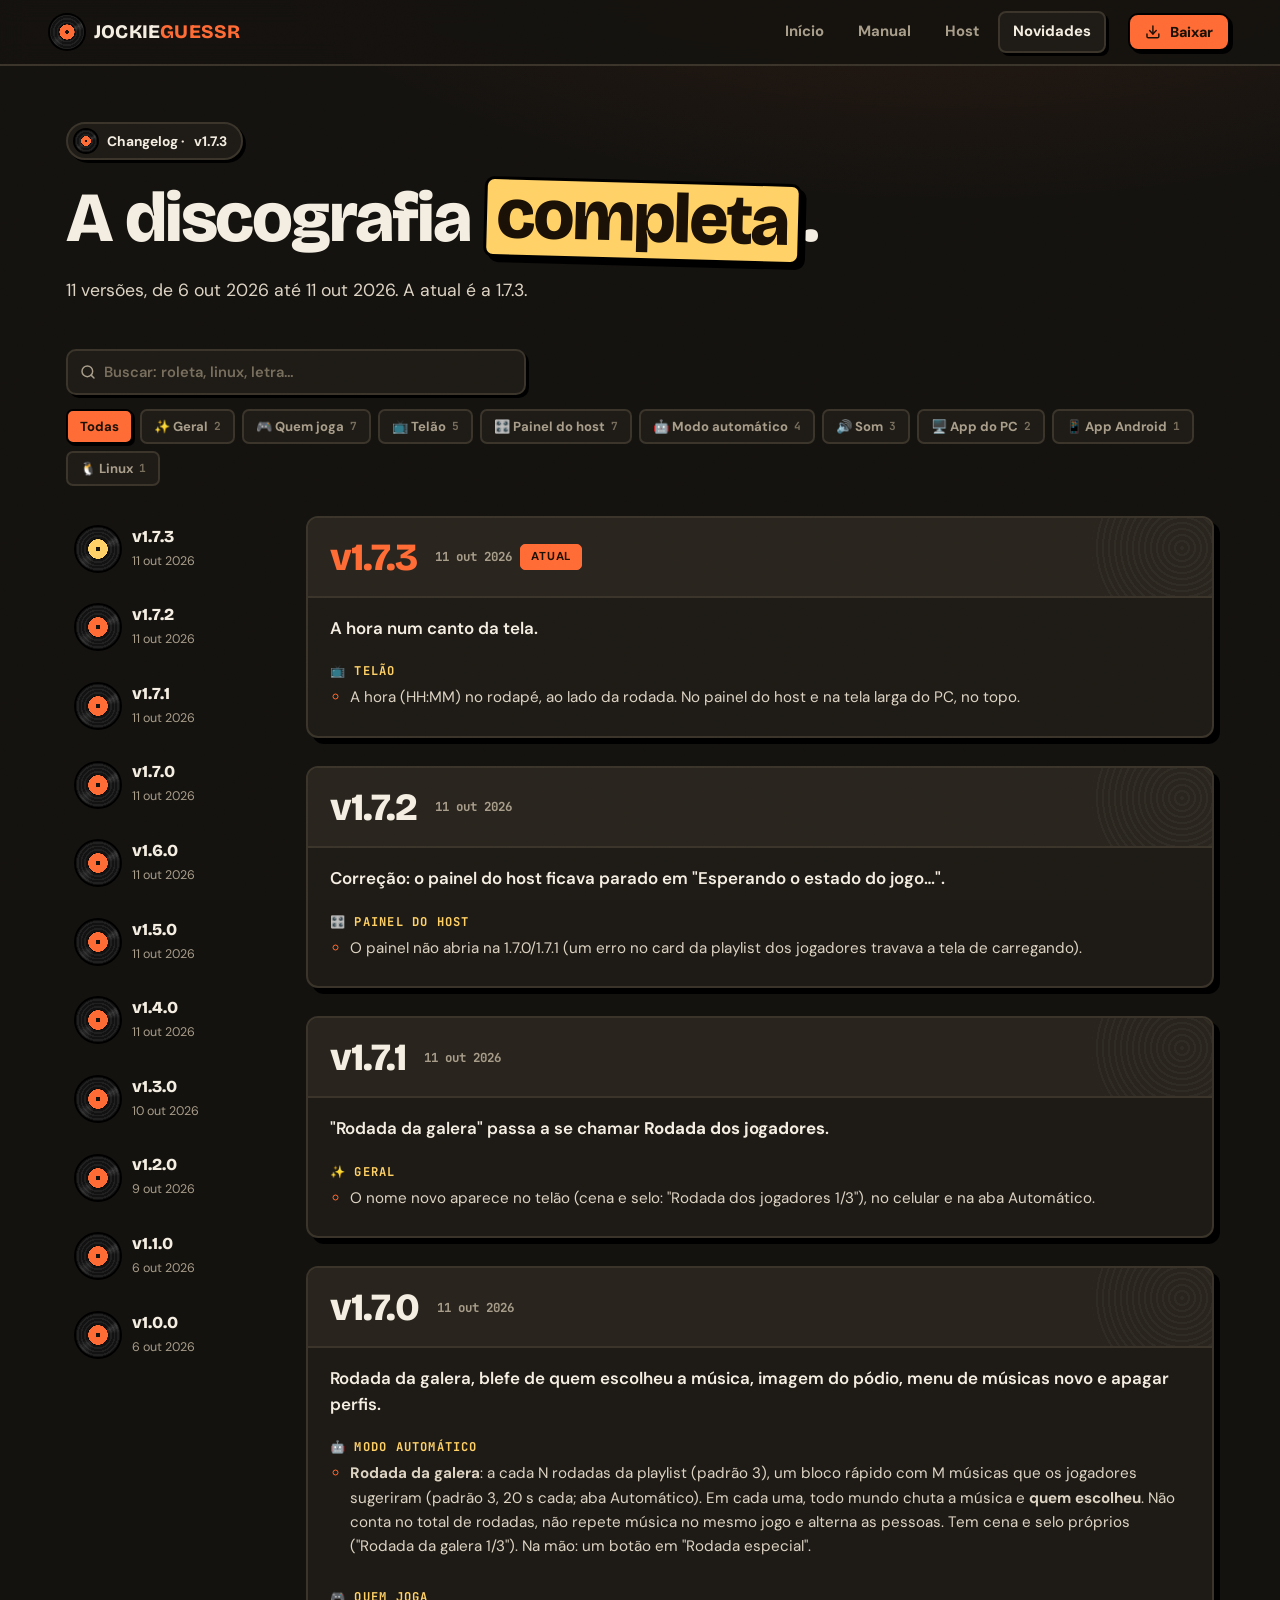
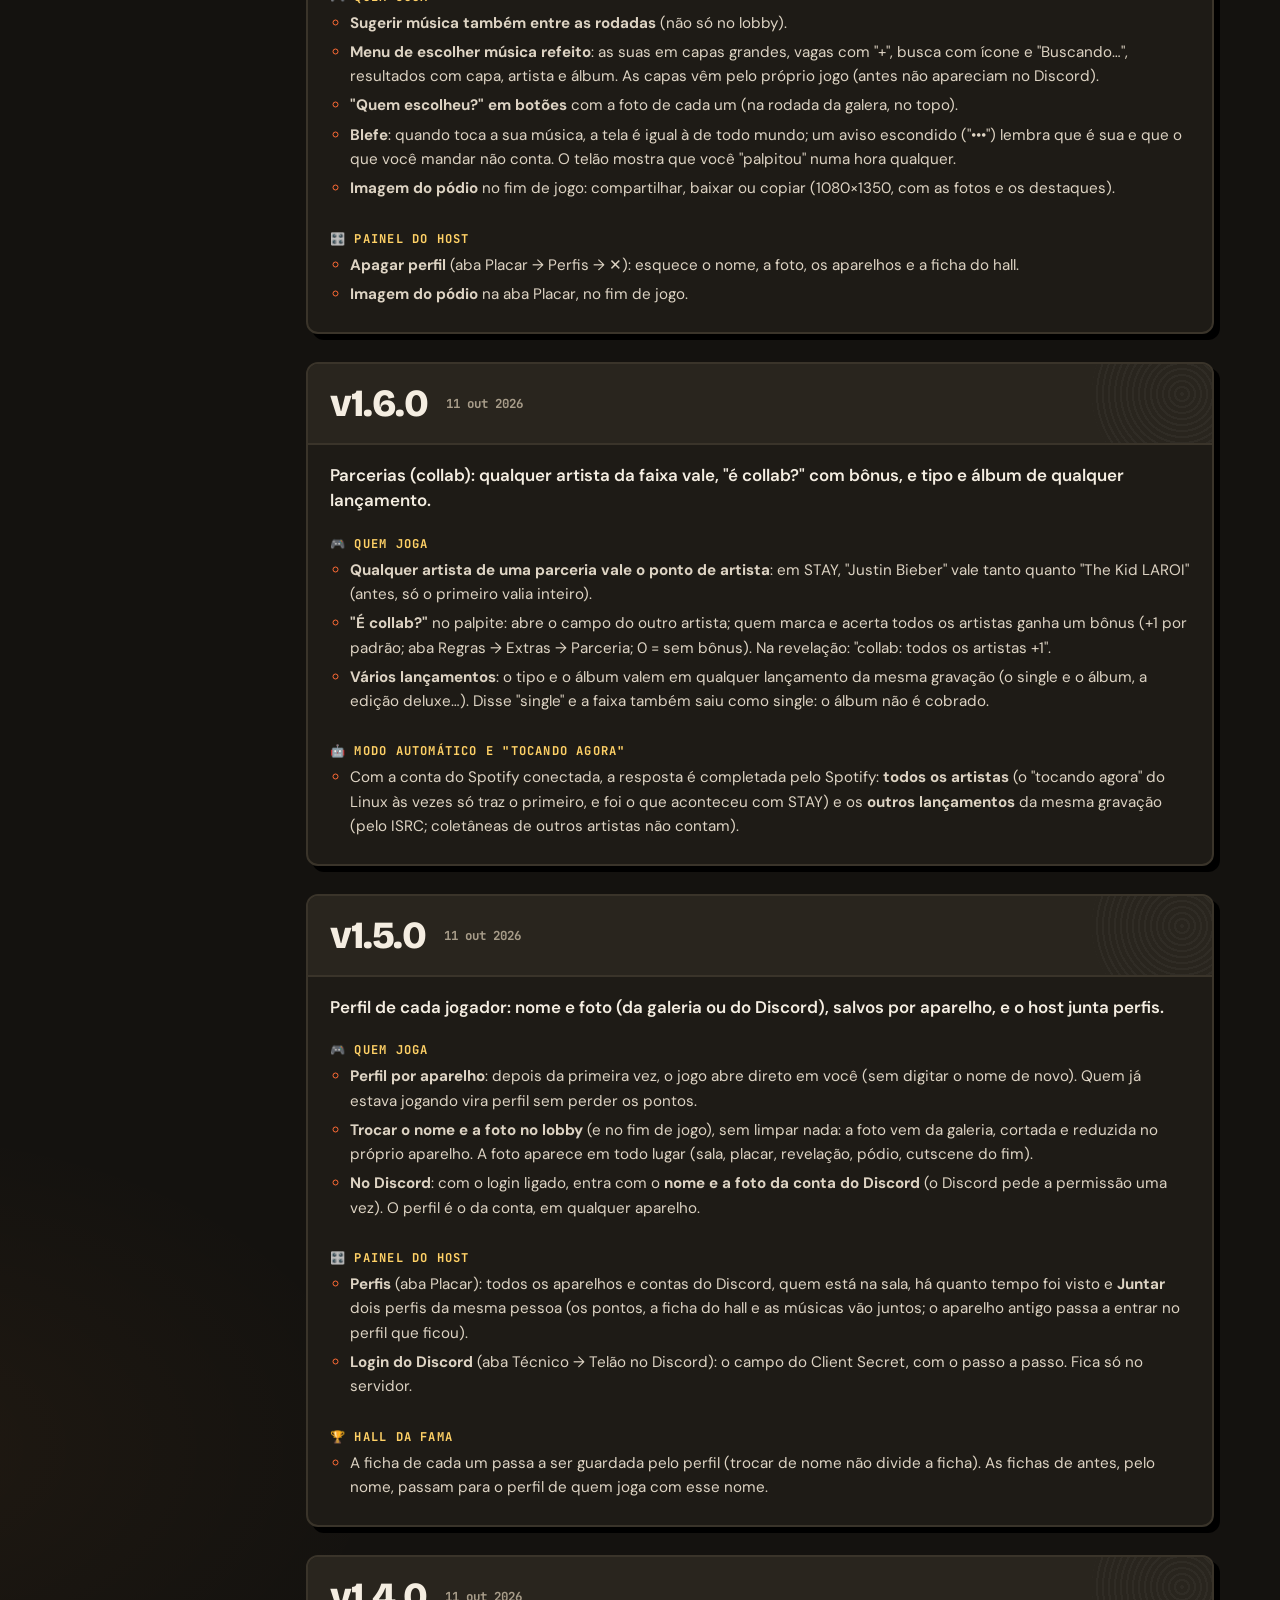
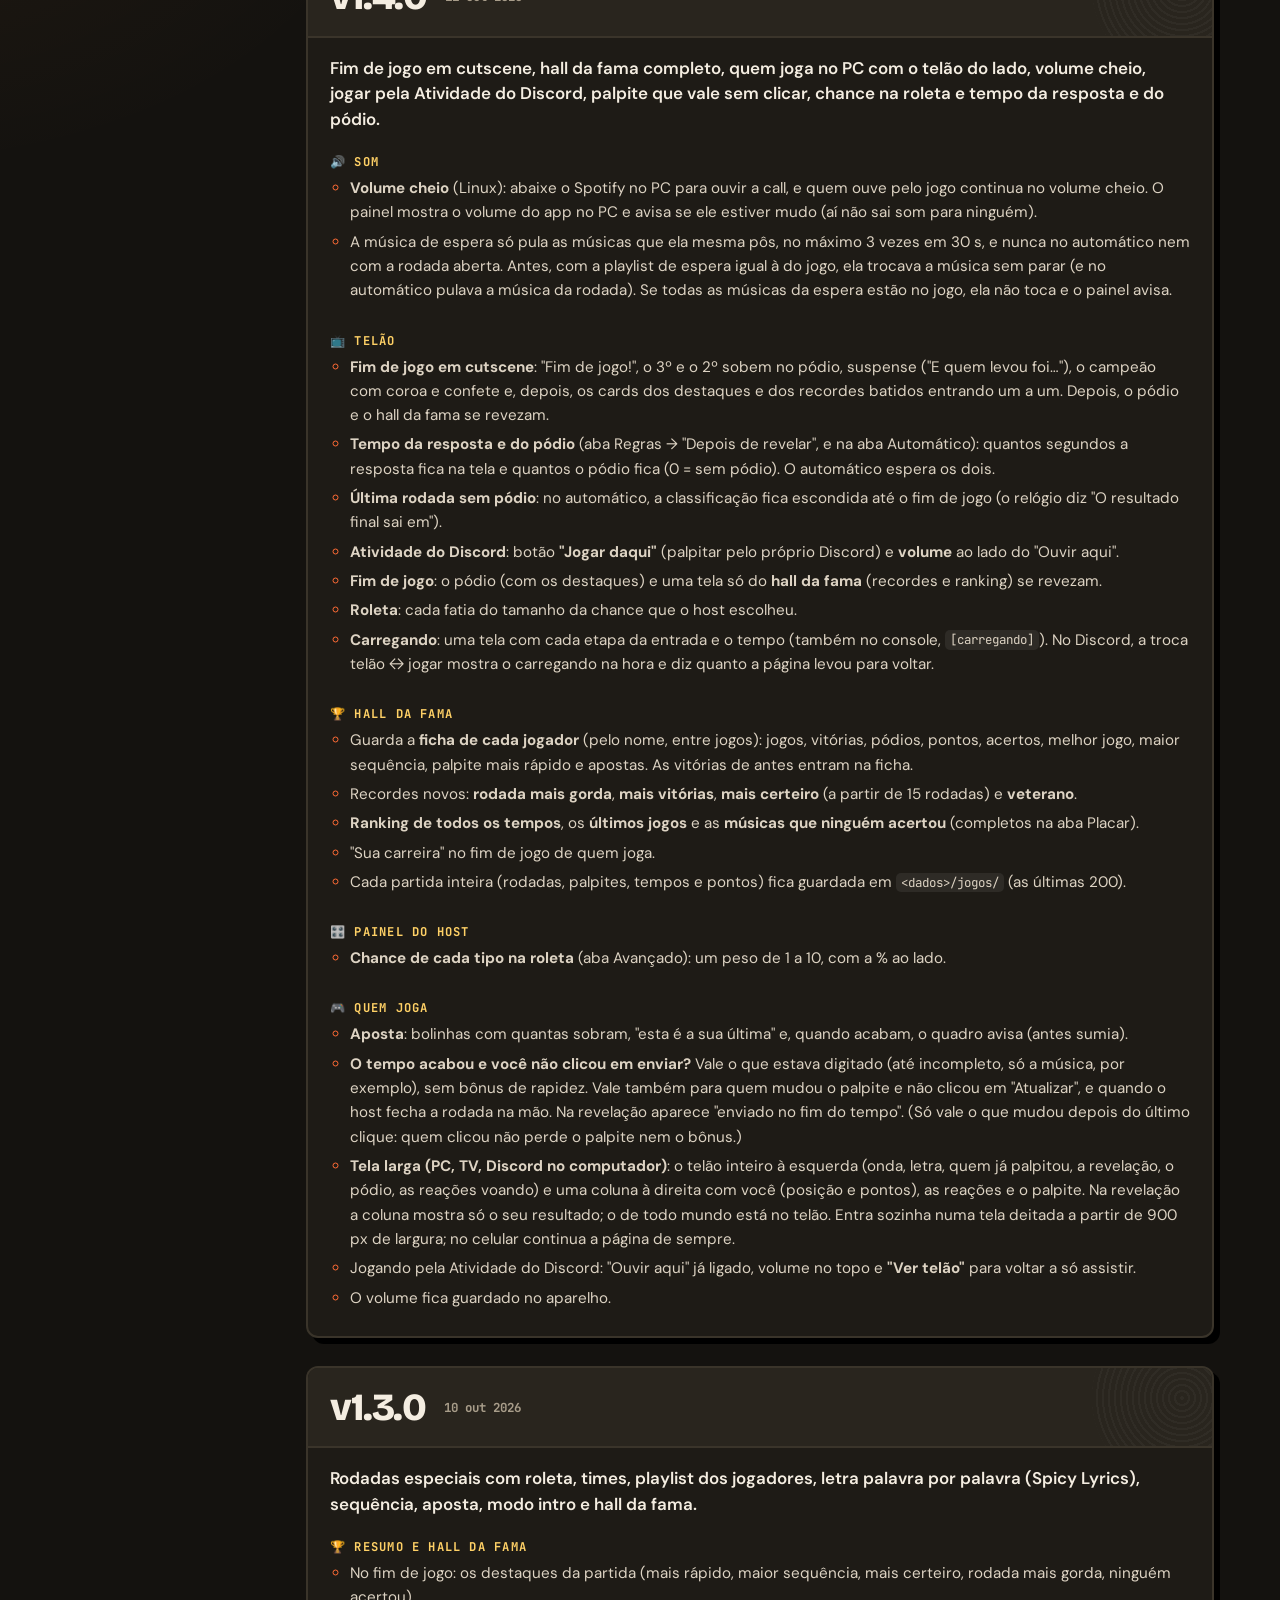
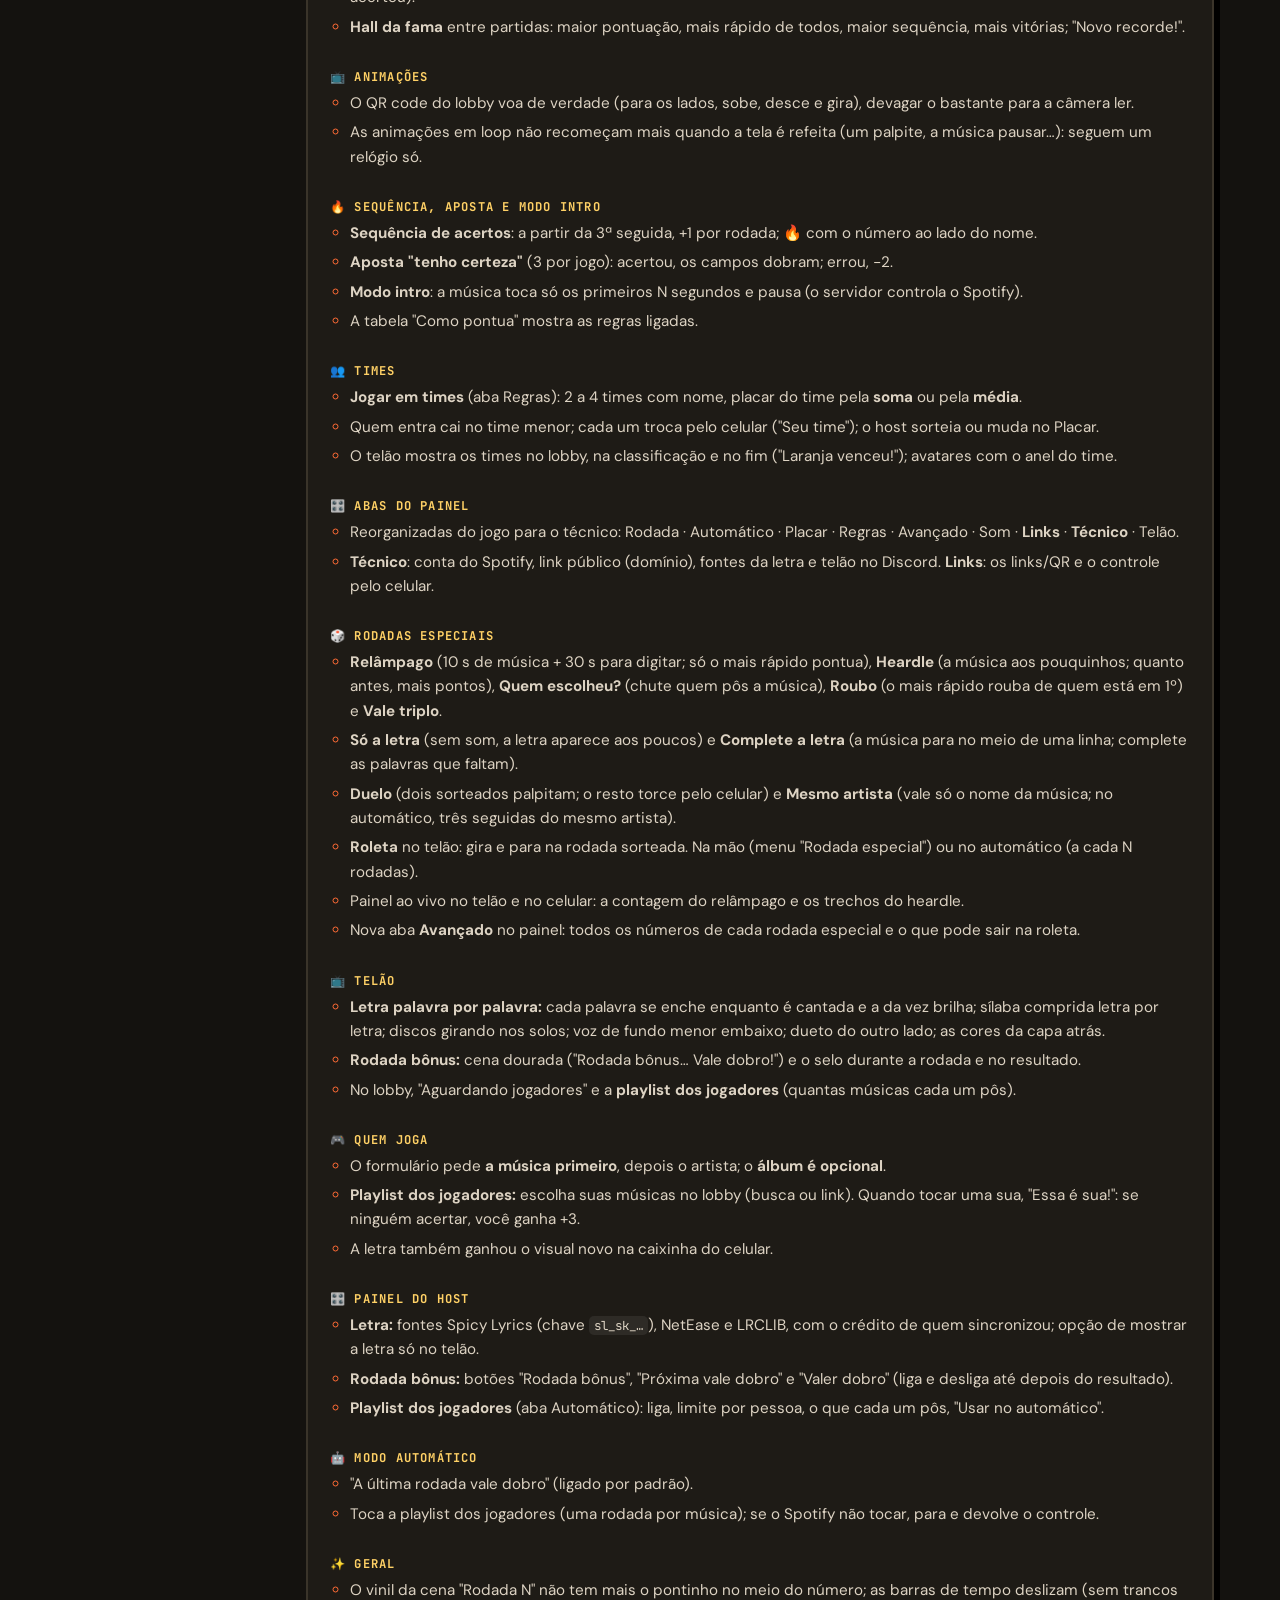
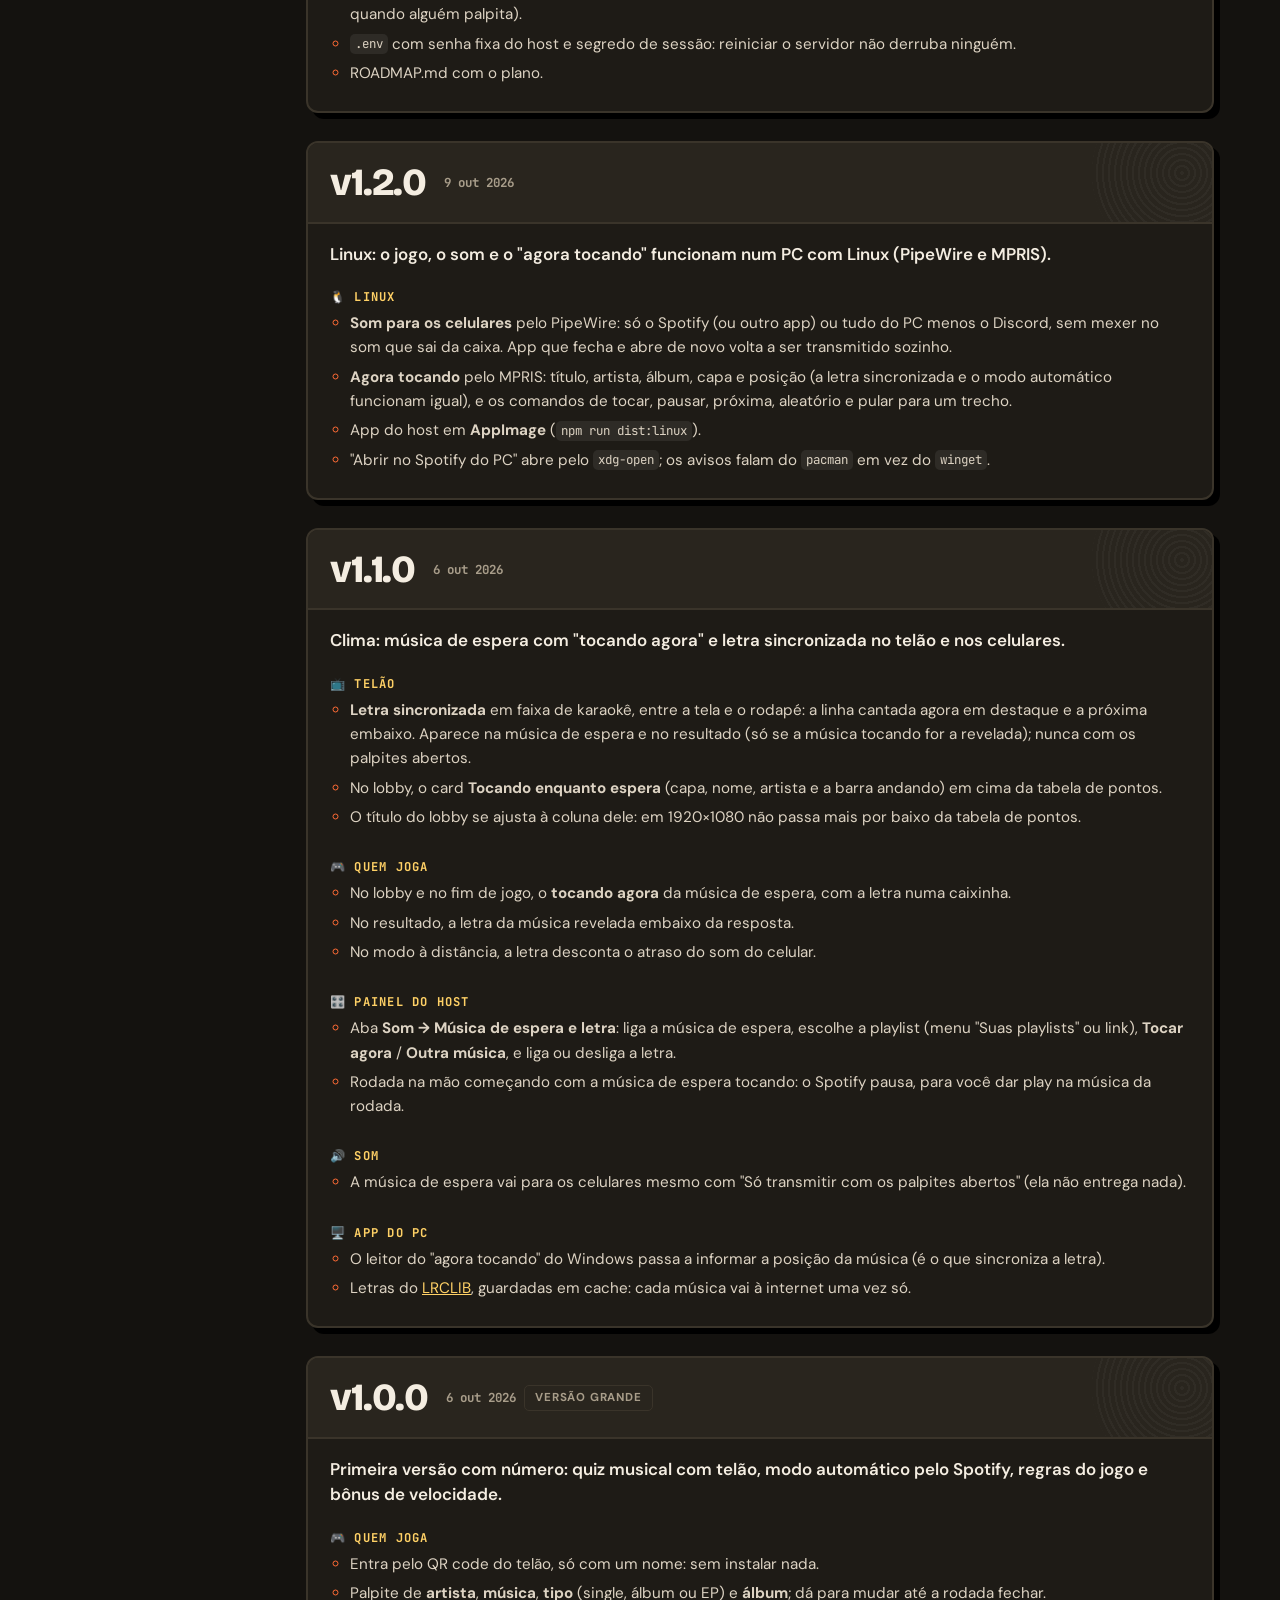
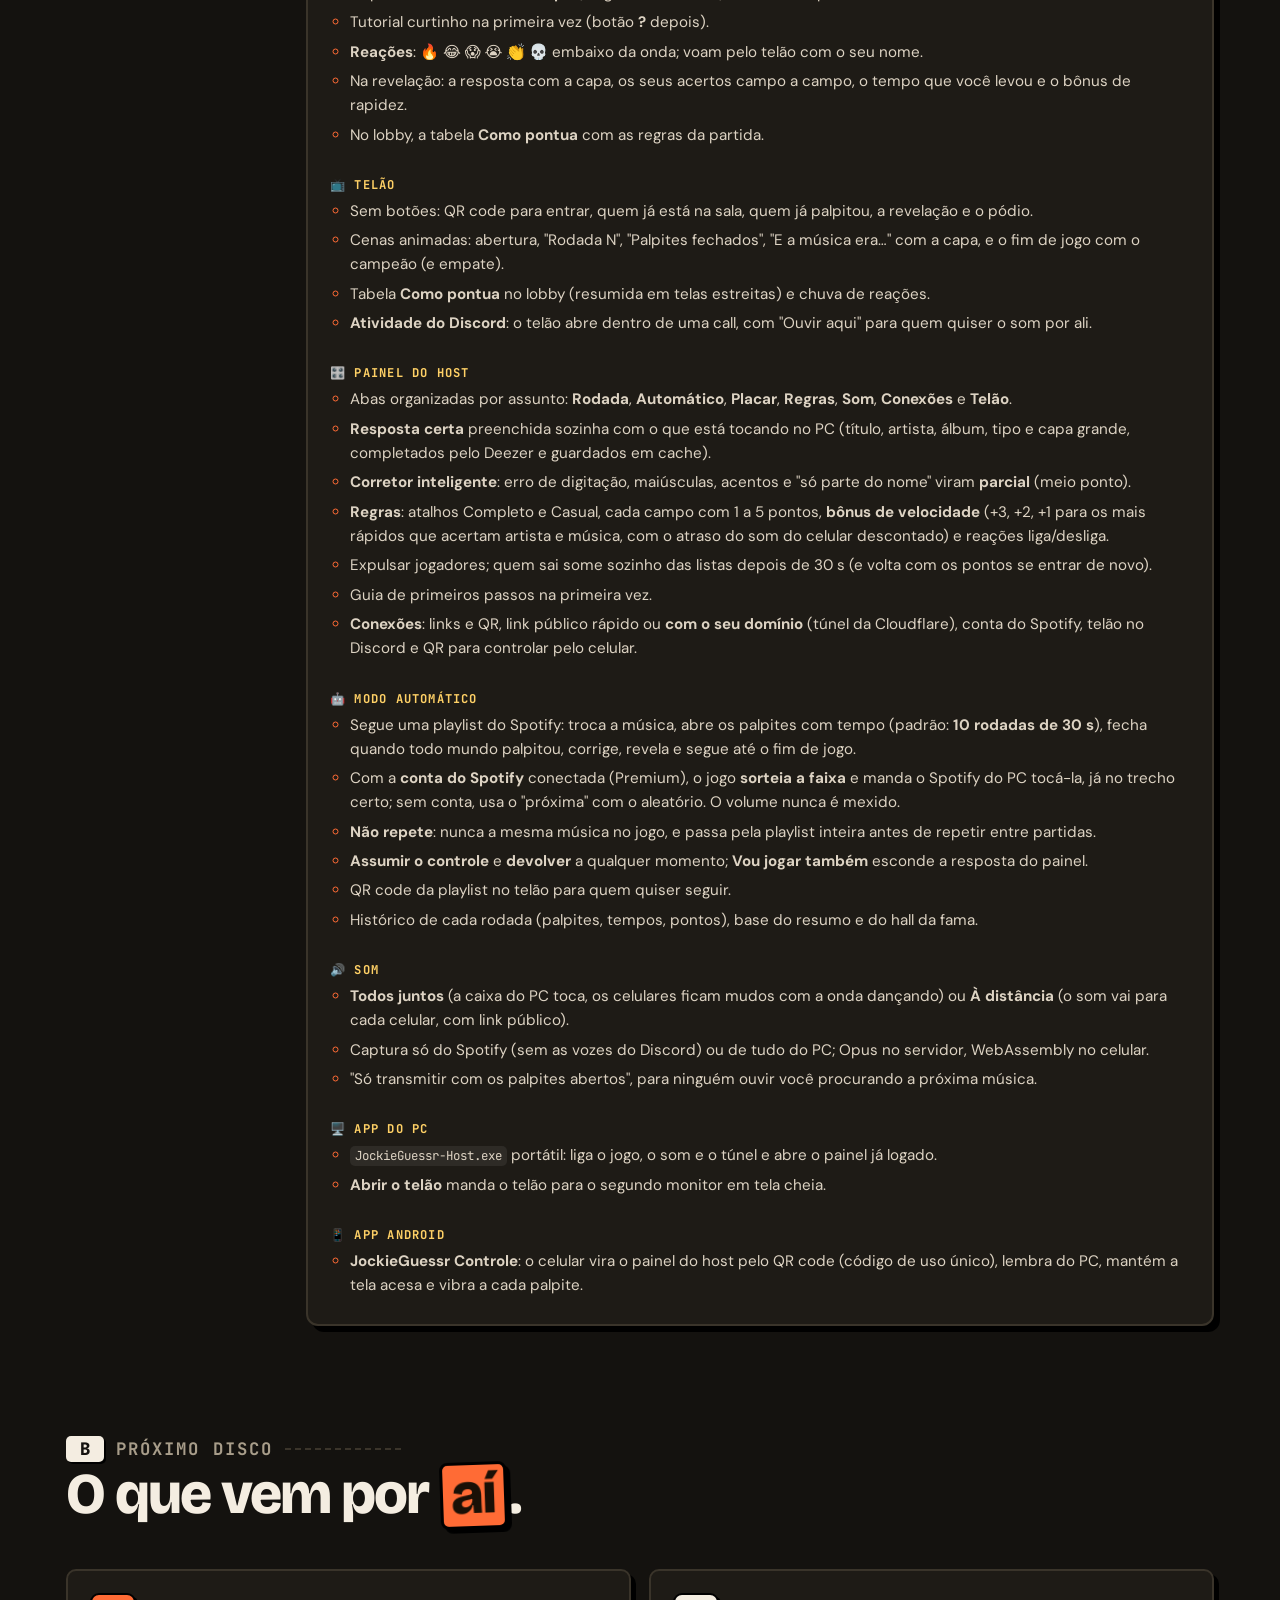
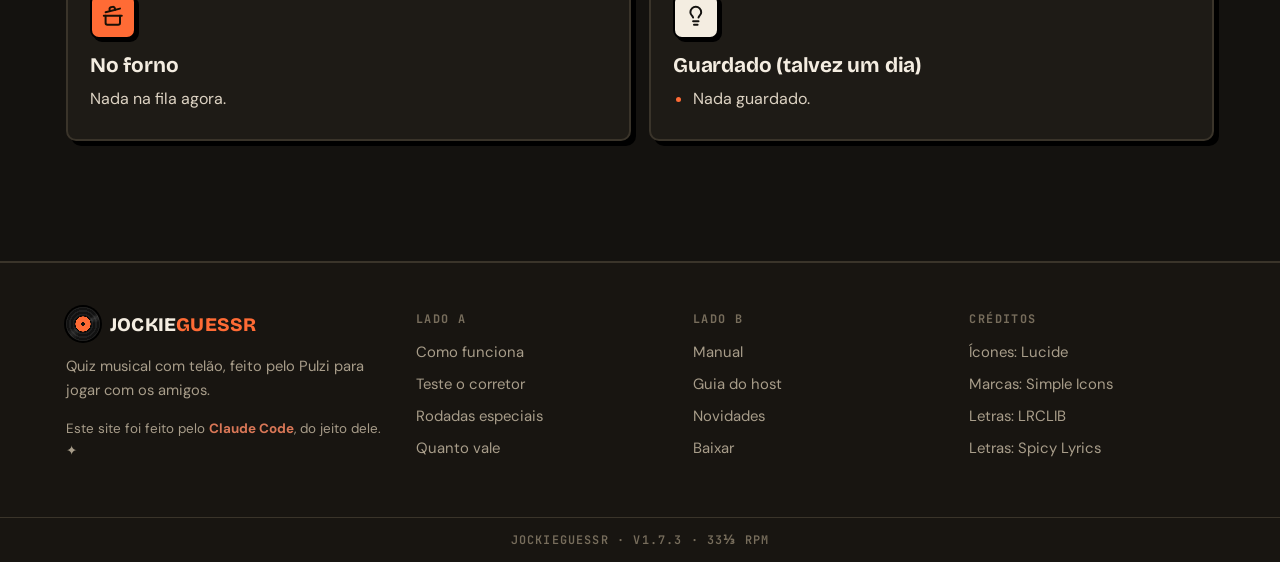
<file: novidades.html>
<!doctype html>
<html lang="pt-BR">
<head>
<meta charset="utf-8">
<meta name="viewport" content="width=device-width, initial-scale=1">
<title>Novidades · JockieGuessr</title>
<meta name="description" content="Tudo o que mudou em cada versão do JockieGuessr e o que vem por aí.">
<link rel="icon" href="assets/logo.svg" type="image/svg+xml">
<link rel="preconnect" href="https://fonts.googleapis.com">
<link rel="preconnect" href="https://fonts.gstatic.com" crossorigin>
<link href="https://fonts.googleapis.com/css2?family=Bricolage+Grotesque:opsz,wght@12..96,600;12..96,700;12..96,800&family=DM+Sans:ital,opsz,wght@0,9..40,400;0,9..40,500;0,9..40,600;0,9..40,700;0,9..40,800;1,9..40,500&family=JetBrains+Mono:wght@600;700;800&display=swap" rel="stylesheet">
<link rel="stylesheet" href="style.css">
<link rel="stylesheet" href="transition.css">
<link rel="stylesheet" href="doc.css">
<link rel="stylesheet" href="novidades.css">
<meta name="theme-color" content="#14120f">
<meta property="og:type" content="website">
<meta property="og:site_name" content="JockieGuessr">
<meta property="og:title" content="Novidades · JockieGuessr">
<script>try{var p=sessionStorage.getItem('pt');if(p){sessionStorage.removeItem('pt');p=JSON.parse(p);document.documentElement.classList.add('pt-in','pt-p-'+p.p,'pt-d-'+p.d)}}catch(e){}</script>
</head>
<body>

<header class="nav">
  <a class="brand" href="index.html"><span class="vinil"></span><b>Jockie<span>Guessr</span></b></a>
  <nav>
    <a href="index.html">Início</a>
    <a href="manual.html">Manual</a>
    <a href="host.html">Host</a>
    <a href="novidades.html" class="on">Novidades</a>
  </nav>
  <a class="btn sm" href="baixar.html"><i data-ic="baixar"></i> Baixar</a>
  <button class="burger" aria-label="Menu" aria-expanded="false"><i data-ic="menu"></i></button>
</header>

<main>
<div class="doc-hero">
  <p class="kicker"><span class="vinil gira"></span> Changelog · <span data-versao>v1.3.0</span></p>
  <h1>A discografia <span class="tag-hl gold">completa</span>.</h1>
  <p class="lead" id="resumo">Cada versão, da mais nova para a mais antiga.</p>
</div>

<div class="cl">
  <div class="cl-bar">
    <label class="search"><i data-ic="busca"></i><input id="q" type="search" placeholder="Buscar: roleta, linux, letra…" autocomplete="off" aria-label="Buscar nas versões"></label>
    <div class="cl-areas" id="areas" role="group" aria-label="Filtrar por área"></div>
  </div>

  <div class="cl-layout">
    <nav class="cl-discos" id="discos" aria-label="Versões"></nav>
    <ol class="timeline" id="timeline"></ol>
  </div>
  <p class="no-results" id="vazio" hidden>Nenhuma versão com isso. Tente outra palavra.</p>

  <section class="roadmap" id="roadmap">
    <div class="sec-head">
      <p class="faixa"><b>B</b> Próximo disco</p>
      <h2>O que vem por <span class="tag-hl">aí</span>.</h2>
    </div>
    <div class="rm-grid">
      <div class="card rm-prox"><div class="ico-box hot"><i data-ic="forno"></i></div><h3>No forno</h3><div id="rmProx"></div></div>
      <div class="card rm-guard"><div class="ico-box cream"><i data-ic="lampada"></i></div><h3>Guardado (talvez um dia)</h3><ul id="rmGuard"></ul></div>
    </div>
  </section>
</div>
</main>

<footer class="foot">
  <div class="foot-in">
    <div>
      <a class="brand" href="index.html"><span class="vinil"></span><b>Jockie<span>Guessr</span></b></a>
      <p>Quiz musical com telão, feito pelo Pulzi para jogar com os amigos.</p>
      <p class="sig">Este site foi feito pelo <span>Claude Code</span>, do jeito dele. ✦</p>
    </div>
    <div><h4>Lado A</h4><ul><li><a href="index.html#como">Como funciona</a></li><li><a href="index.html#corretor">Teste o corretor</a></li><li><a href="index.html#especiais">Rodadas especiais</a></li><li><a href="index.html#pontos">Quanto vale</a></li></ul></div>
    <div><h4>Lado B</h4><ul><li><a href="manual.html">Manual</a></li><li><a href="host.html">Guia do host</a></li><li><a href="novidades.html">Novidades</a></li><li><a href="baixar.html">Baixar</a></li></ul></div>
    <div><h4>Créditos</h4><ul><li><a href="https://lucide.dev" target="_blank" rel="noopener">Ícones: Lucide</a></li><li><a href="https://simpleicons.org" target="_blank" rel="noopener">Marcas: Simple Icons</a></li><li><a href="https://lrclib.net" target="_blank" rel="noopener">Letras: LRCLIB</a></li><li><a href="https://spicylyrics.org" target="_blank" rel="noopener">Letras: Spicy Lyrics</a></li></ul></div>
  </div>
  <div class="foot-bar">JockieGuessr · <span data-versao>v1.3.0</span> · 33⅓ rpm</div>
</footer>

<script src="downloads-data.js"></script>
<script src="changelog-data.js"></script>
<script src="icones.js"></script>
<script src="novidades.js"></script>
<script src="cursor.js"></script>
<script src="ui.js"></script>
</body>
</html>
</file>
<file: style.css>
/* ============================================================
   JockieGuessr · site
   O mesmo visual "loja de discos" do jogo: grafite quente, creme e laranja,
   bordas marcadas e sombra dura. Conceito: um disco com Lado A e Lado B,
   cada seção é uma faixa (A1, A2…), etiquetas de preço como destaque.
   ============================================================ */
:root {
  color-scheme: dark;
  --bg: #14120f;
  --bg2: #181511;
  --card: #1e1b16;
  --card2: #29251e;
  --line: #3a342a;
  --shadow: #000;
  --text: #f4ede1;
  --muted: #a89d8a;
  --dim: #776d5c;
  --accent: #ff6b35;
  --accent-hover: #ff8352;
  --accent2: #ff9f43;
  --gold: #ffd166;
  --on-accent: #1a1006;
  --ok: #5ed38c;
  --partial: #ffd166;
  --wrong: #ff5d5d;
  --wave: linear-gradient(90deg, var(--accent), var(--accent2), var(--gold));
  --display: "Bricolage Grotesque", "DM Sans", system-ui, sans-serif;
  --body: "DM Sans", system-ui, "Segoe UI", sans-serif;
  --mono: "JetBrains Mono", ui-monospace, monospace;
  --r: 10px;
}

* { box-sizing: border-box; }
[hidden] { display: none !important; }
html { scroll-behavior: smooth; scroll-padding-top: 84px; }
body {
  margin: 0; color: var(--text); background: var(--bg);
  background-image:
    radial-gradient(1100px 520px at 75% -160px, #ff6b351f, transparent 70%),
    radial-gradient(800px 500px at -10% 30%, #ff9f430d, transparent 65%);
  font: 16px/1.6 var(--body); overflow-x: hidden;
}
/* grão de papel por cima de tudo (bem leve) */
body::after {
  content: ""; position: fixed; inset: 0; z-index: 9000; pointer-events: none; opacity: .05; mix-blend-mode: overlay;
  background-image: url("data:image/svg+xml,%3Csvg xmlns='http://www.w3.org/2000/svg' width='160' height='160'%3E%3Cfilter id='n'%3E%3CfeTurbulence type='fractalNoise' baseFrequency='.9' numOctaves='2' stitchTiles='stitch'/%3E%3C/filter%3E%3Crect width='100%25' height='100%25' filter='url(%23n)'/%3E%3C/svg%3E");
}
a { color: inherit; }
img, svg { display: block; }
.ic { display: inline-block; vertical-align: -.14em; flex: none; }
code, kbd { font-family: var(--mono); font-size: .86em; }
code { background: #ffffff12; padding: .1em .4em; border-radius: 5px; }
kbd {
  display: inline-block; min-width: 1.8em; text-align: center; padding: .05em .45em; border-radius: 6px;
  background: var(--card2); border: 2px solid var(--line); border-bottom-width: 4px; color: var(--text);
}
h1, h2, h3 { font-family: var(--display); line-height: 1.02; letter-spacing: -.03em; margin: 0; }
h1 { font-weight: 800; font-size: clamp(2.9rem, 7vw, 5.6rem); }
h2 { font-weight: 800; font-size: clamp(2.1rem, 4.6vw, 3.6rem); }
h3 { font-weight: 700; font-size: 1.15rem; letter-spacing: -.01em; }
p { margin: 0 0 12px; }
.wrap { max-width: 1180px; margin: 0 auto; padding: 0 16px; }
.muted { color: var(--muted); }
.mono { font-family: var(--mono); }

/* "etiqueta de preço": o destaque das palavras nos títulos */
.tag-hl {
  display: inline-block; padding: 0 .14em .04em; margin: 0 .02em; color: var(--on-accent);
  background: var(--accent); border: 3px solid #000; border-radius: .14em; box-shadow: .07em .07em 0 #000;
  transform: rotate(-2deg);
}
.tag-hl.gold { background: var(--gold); transform: rotate(1.5deg); }
.tag-hl.cream { background: var(--text); transform: rotate(-1deg); }
.u-wave { background: var(--wave); -webkit-background-clip: text; background-clip: text; color: transparent; }

/* ---------- logo: o vinil do jogo ---------- */
.vinil {
  flex: none; width: 34px; height: 34px; border-radius: 50%; position: relative;
  background: radial-gradient(circle, var(--bg) 0 7%, var(--accent) 8% 31%, #000 32% 33.5%, transparent 34%),
              repeating-radial-gradient(circle, #121212 0 2px, #202020 2px 3.5px);
  box-shadow: 0 0 0 2px #000;
}
.vinil::after { /* reflexo parado: dá a sensação de giro */
  content: ""; position: absolute; inset: 0; border-radius: 50%;
  background: conic-gradient(from 20deg, transparent 0 8%, #ffffff22 12%, transparent 18% 50%, #ffffff18 58%, transparent 64%);
  -webkit-mask: radial-gradient(circle, transparent 33%, #000 34%); mask: radial-gradient(circle, transparent 33%, #000 34%);
}
.vinil.gira { animation: girar 1.8s linear infinite; }
@keyframes girar { to { transform: rotate(360deg); } }

/* ---------- NAV ---------- */
.nav {
  position: sticky; top: 0; z-index: 40; display: flex; align-items: center; gap: 22px;
  padding: 11px max(16px, calc((100vw - 1180px) / 2));
  background: #14120fe6; backdrop-filter: blur(12px); border-bottom: 2px solid var(--line);
}
.brand { display: flex; align-items: center; gap: 10px; text-decoration: none; white-space: nowrap; }
.brand b { font: 800 1.2rem/1 var(--display); text-transform: uppercase; letter-spacing: .01em; }
.brand b span { color: var(--accent); }
.brand .vinil { transition: transform 1s cubic-bezier(.2,.8,.2,1); }
.brand:hover .vinil { transform: rotate(540deg); }
.nav nav { display: flex; gap: 4px; margin-left: auto; }
.nav nav a {
  text-decoration: none; color: var(--muted); font-weight: 700; font-size: .93rem; padding: 7px 13px; border-radius: 8px;
  border: 2px solid transparent; transition: color .15s, background .15s, border-color .15s;
}
.nav nav a:hover { color: var(--text); background: var(--card); }
.nav nav a.on { color: var(--text); border-color: var(--line); background: var(--card); box-shadow: 3px 3px 0 #000; }
.burger { display: none; margin-left: auto; background: var(--card); border: 2px solid var(--line); color: var(--text); border-radius: 8px; padding: 6px 10px; cursor: pointer; font-size: 1.1rem; }

/* ---------- BOTÕES (os do jogo: borda preta e sombra dura) ---------- */
.btn {
  display: inline-flex; align-items: center; justify-content: center; gap: 9px;
  padding: 13px 22px; border-radius: var(--r); cursor: pointer; text-decoration: none; white-space: nowrap;
  font: 800 1rem var(--body); color: var(--on-accent); background: var(--accent);
  border: 2px solid #000; box-shadow: 4px 4px 0 #000;
  transition: transform .1s, box-shadow .1s, background .15s;
}
.btn:hover { background: var(--accent-hover); transform: translate(-2px, -2px); box-shadow: 6px 6px 0 #000; }
.btn:active { transform: translate(2px, 2px); box-shadow: 1px 1px 0 #000; }
.btn.ghost { background: var(--card2); color: var(--text); border-color: var(--line); }
.btn.ghost:hover { border-color: var(--muted); background: var(--card2); }
.btn.cream { background: var(--text); color: var(--bg); }
.btn.sm { padding: 8px 15px; font-size: .9rem; box-shadow: 3px 3px 0 #000; }
.btn .ic { font-size: 1.1em; }

.chip {
  display: inline-flex; align-items: center; gap: 6px; padding: 4px 10px; border-radius: 5px;
  background: var(--card2); border: 1px solid var(--line); color: var(--muted);
  font: 700 .72rem/1.4 var(--body); text-transform: uppercase; letter-spacing: .07em; white-space: nowrap;
}
.chip.hot { background: var(--accent); border-color: var(--accent); color: var(--on-accent); }
.chip.ok { background: var(--ok); border-color: var(--ok); color: #062615; }
.chip.gold { background: var(--gold); border-color: var(--gold); color: #2a1d02; }

/* ---------- seções como faixas do disco ---------- */
.sec { padding: 110px 0 0; }
.faixa {
  display: flex; align-items: center; gap: 12px; margin: 0 0 16px;
  font: 700 .78rem var(--mono); letter-spacing: .12em; text-transform: uppercase; color: var(--muted);
}
.faixa b {
  display: inline-grid; place-items: center; min-width: 38px; height: 26px; padding: 0 8px; border-radius: 5px;
  background: var(--text); color: var(--bg); font-weight: 800; letter-spacing: .02em; box-shadow: 2px 2px 0 #000;
}
.faixa i { font-style: normal; color: var(--dim); }
.faixa::after { content: ""; flex: 1; max-width: 120px; height: 2px; background: repeating-linear-gradient(90deg, var(--line) 0 6px, transparent 6px 10px); }
.sec-head { max-width: 780px; margin-bottom: 40px; }
.sec-head p { color: var(--muted); font-size: 1.08rem; margin: 18px 0 0; max-width: 40em; }
.note { color: var(--muted); font-size: .92rem; margin-top: 22px; }
.note a, .link { color: var(--gold); font-weight: 700; text-underline-offset: 3px; }

/* ---------- cards ---------- */
.card {
  position: relative; background: var(--card); border: 2px solid var(--line); border-radius: var(--r);
  padding: 22px; box-shadow: 5px 5px 0 #000; transition: transform .15s, box-shadow .15s, border-color .15s;
}
.card:hover { transform: translate(-3px, -3px); box-shadow: 8px 8px 0 #000; border-color: #5a4f3e; }
.card h3 { margin: 14px 0 8px; }
.card p { margin: 0; color: var(--muted); font-size: .95rem; }
.ico-box {
  width: 46px; height: 46px; border-radius: 9px; display: grid; place-items: center; font-size: 1.35rem;
  background: var(--card2); border: 2px solid var(--line); color: var(--accent);
}
.ico-box.hot { background: var(--accent); border-color: #000; color: var(--on-accent); box-shadow: 3px 3px 0 #000; }
.ico-box.gold { background: var(--gold); border-color: #000; color: #2a1d02; box-shadow: 3px 3px 0 #000; }
.ico-box.cream { background: var(--text); border-color: #000; color: var(--bg); box-shadow: 3px 3px 0 #000; }

/* ---------- ticker (letreiro da loja) ---------- */
.ticker { overflow: hidden; background: var(--accent); color: var(--on-accent); border-block: 3px solid #000; transform: rotate(-1.2deg); margin: 30px -20px 0; position: relative; z-index: 2; box-shadow: 0 6px 0 #000; }
.ticker-track { display: flex; width: max-content; animation: rolar 38s linear infinite; }
.ticker span { display: flex; align-items: center; gap: 22px; padding: 12px 11px; font: 800 1.2rem var(--display); text-transform: uppercase; letter-spacing: .02em; white-space: nowrap; }
.ticker span i { font-style: normal; display: inline-block; width: 12px; height: 12px; border-radius: 50%; background: radial-gradient(circle, var(--accent) 0 25%, #000 26%); }
.ticker.dark { background: var(--text); color: var(--bg); transform: rotate(1deg); margin-top: -8px; z-index: 1; }
.ticker.dark .ticker-track { animation-direction: reverse; animation-duration: 46s; }
.ticker.dark span i { background: radial-gradient(circle, var(--text) 0 25%, #000 26%); }
@keyframes rolar { to { transform: translateX(-50%); } }

/* ---------- FAQ ---------- */
.faq { display: grid; gap: 12px; max-width: 880px; }
.faq details { background: var(--card); border: 2px solid var(--line); border-radius: var(--r); padding: 0 20px; box-shadow: 4px 4px 0 #000; }
.faq details[open] { border-color: var(--accent); }
.faq summary { cursor: pointer; list-style: none; padding: 17px 0; font-weight: 700; display: flex; justify-content: space-between; align-items: center; gap: 16px; }
.faq summary::-webkit-details-marker { display: none; }
.faq summary::after { content: "+"; flex: none; display: grid; place-items: center; width: 28px; height: 28px; border-radius: 50%; background: var(--card2); border: 2px solid var(--line); color: var(--accent); font: 800 1.1rem/1 var(--body); transition: transform .2s; }
.faq details[open] summary::after { transform: rotate(45deg); background: var(--accent); color: var(--on-accent); border-color: #000; }
.faq p { margin: 0 0 18px; color: var(--muted); }

/* ---------- RODAPÉ ---------- */
.foot { margin-top: 120px; border-top: 2px solid var(--line); background: var(--bg2); }
.foot-in { max-width: 1180px; margin: 0 auto; padding: 44px 16px 52px; display: grid; grid-template-columns: 1.3fr repeat(3, 1fr); gap: 32px; }
.foot .brand { margin-bottom: 14px; }
.foot p { margin: 4px 0; color: var(--muted); font-size: .92rem; }
.foot h4 { margin: 4px 0 12px; font: 700 .74rem var(--mono); letter-spacing: .12em; text-transform: uppercase; color: var(--dim); }
.foot ul { list-style: none; padding: 0; margin: 0; display: grid; gap: 6px; }
.foot ul a { color: var(--muted); text-decoration: none; font-size: .93rem; }
.foot ul a:hover { color: var(--accent); }
.sig { margin-top: 16px !important; font-size: .84rem !important; }
.sig span { color: #d97757; font-weight: 700; }
.foot-bar { border-top: 1px solid var(--line); padding: 14px 16px; text-align: center; font: 600 .74rem var(--mono); color: var(--dim); letter-spacing: .1em; text-transform: uppercase; }

/* ---------- ícones de marca (Simple Icons, pintados pela cor do texto) ---------- */
.bi { display: inline-block; width: 1em; height: 1em; vertical-align: -.12em; background: currentColor;
  -webkit-mask: var(--i) center/contain no-repeat; mask: var(--i) center/contain no-repeat; }

/* ---------- PROGRESSO E TOPO ---------- */
.progress { position: fixed; left: 0; top: 0; right: 0; height: 4px; z-index: 50; background: var(--wave); transform-origin: 0 50%; transform: scaleX(0); }
.to-top {
  position: fixed; right: 20px; bottom: 20px; z-index: 45; width: 52px; height: 52px; border-radius: 50%; cursor: pointer;
  border: 2px solid #000; box-shadow: 3px 3px 0 #000; padding: 0; display: grid; place-items: center;
  background: radial-gradient(circle, var(--bg) 0 8%, var(--accent) 9% 34%, #000 35% 37%, transparent 38%), repeating-radial-gradient(circle, #121212 0 2px, #202020 2px 3.5px);
  color: var(--on-accent); font-size: 0;
  opacity: 0; transform: translateY(16px) scale(.85); pointer-events: none; transition: opacity .25s, transform .25s;
}
.to-top .ic { font-size: 15px; position: relative; z-index: 1; }
.to-top.show { opacity: 1; transform: none; pointer-events: auto; }
.to-top:hover { animation: girar 1s linear infinite; }

/* ---------- APARECER AO ROLAR ---------- */
.reveal { opacity: 0; transform: translateY(26px); transition: opacity .6s var(--d, 0ms) ease, transform .7s var(--d, 0ms) cubic-bezier(.2,.8,.2,1); }
.reveal.in { opacity: 1; transform: none; }
.card.reveal.in:hover { transform: translate(-3px, -3px); }

/* ---------- toast ---------- */
.toast {
  position: fixed; left: 50%; bottom: 24px; z-index: 60; transform: translate(-50%, 30px); opacity: 0; pointer-events: none;
  background: var(--text); color: var(--bg); font-weight: 800; padding: 11px 18px; border-radius: var(--r); border: 2px solid #000; box-shadow: 4px 4px 0 #000;
  transition: .25s; max-width: 90vw;
}
.toast.show { opacity: 1; transform: translate(-50%, 0); }

/* ---------- CURSOR: um vinil que gira com o movimento ---------- */
.has-cursor, .has-cursor * { cursor: none !important; }
.has-cursor input, .has-cursor textarea, .has-cursor select { cursor: text !important; }
.cur-dot, .cur-disc, .cur-fx { position: fixed; left: 0; top: 0; pointer-events: none; z-index: 9999; }
.cur-fx { width: 100vw; height: 100vh; z-index: 9997; }
.cur-dot { width: 8px; height: 8px; margin: -4px 0 0 -4px; border-radius: 50%; background: var(--accent); box-shadow: 0 0 0 2px #000; opacity: 0; transition: opacity .2s; }
.cur-disc { width: 40px; height: 40px; margin: -20px 0 0 -20px; z-index: 9998; opacity: 0;
  transition: opacity .2s, width .25s cubic-bezier(.2,.9,.3,1.3), height .25s cubic-bezier(.2,.9,.3,1.3), margin .25s cubic-bezier(.2,.9,.3,1.3); }
.cur-disc .cd { position: absolute; inset: 0; border-radius: 50%; border: 2px solid #f4ede1cc;
  background: repeating-radial-gradient(circle, transparent 0 3px, #f4ede114 3px 4px);
  transition: background .2s, border-color .2s; }
.cur-disc .cd::after { content: ""; position: absolute; left: 50%; top: 4px; width: 2px; height: 30%; margin-left: -1px; background: #f4ede199; border-radius: 2px; }
.cur-label { position: absolute; left: 50%; top: 50%; transform: translate(-50%, -50%); font: 800 .7rem var(--body); color: var(--on-accent); white-space: nowrap; opacity: 0; transition: opacity .15s; text-transform: uppercase; letter-spacing: .04em; }
.cur-on .cur-dot, .cur-on .cur-disc { opacity: 1; }
.cur-hover .cur-disc { width: 60px; height: 60px; margin: -30px 0 0 -30px; }
.cur-hover .cur-disc .cd { border-color: var(--accent); background: radial-gradient(circle, #ff6b3540 0 30%, transparent 31%), repeating-radial-gradient(circle, transparent 0 3px, #ff6b3522 3px 4px); }
.cur-has-label .cur-disc { width: 76px; height: 76px; margin: -38px 0 0 -38px; }
.cur-has-label .cur-disc .cd { background: var(--accent); border-color: #000; box-shadow: 3px 3px 0 #000; }
.cur-has-label .cur-disc .cd::after { display: none; }
.cur-has-label .cur-label { opacity: 1; }
.cur-has-label .cur-dot { opacity: 0; }
.cur-down .cur-disc { width: 28px; height: 28px; margin: -14px 0 0 -14px; }
.cur-text .cur-disc, .cur-text .cur-dot { opacity: 0; }

/* ---------- RESPONSIVO (comum) ---------- */
@media (max-width: 900px) {
  .foot-in { grid-template-columns: 1fr 1fr; }
  .foot-in > div:first-child { grid-column: 1 / -1; }
}
@media (max-width: 760px) {
  .nav nav { display: none; position: absolute; left: 0; right: 0; top: 100%; flex-direction: column; gap: 2px; padding: 10px 16px 16px; background: #14120ff7; border-bottom: 2px solid var(--line); }
  .nav.aberto nav { display: flex; }
  .nav nav a { padding: 11px 12px; }
  .burger { display: inline-grid; place-items: center; }
  .nav > .btn { display: none; }
  .sec { padding-top: 84px; }
}
@media (max-width: 480px) {
  .foot-in { grid-template-columns: 1fr; }
  .ticker span { font-size: 1rem; }
}
@media (prefers-reduced-motion: reduce) {
  *, *::before, *::after { animation: none !important; transition: none !important; }
  html { scroll-behavior: auto; }
}

/* celular: o cabeçalho da faixa fica só com o número e o nome */
@media (max-width: 560px) {
  .faixa i, .faixa::after { display: none; }
}
</file>
<file: transition.css>
/* ============================================================
   Transição entre páginas: cada destino tem a sua.
     home       → o vinil cai girando numa cortina laranja
     manual     → a capa de um disco desliza por cima (tirando da prateleira)
     host       → as barras de um equalizador sobem e cobrem a tela
     novidades  → íris fechando com um disco girando ao contrário (rewind)
     baixar     → barra de download enchendo
   A direção (pt-d-r / pt-d-l) segue a ordem do menu.
   ============================================================ */

/* Antes do JS montar a cortina, a página nova já nasce coberta (sem piscar) */
.pt-in body::before { content: ""; position: fixed; inset: 0; z-index: 10001; pointer-events: none; }
.pt-in.pt-p-home body::before { background: #ff6b35; }
.pt-in.pt-p-manual body::before { background: #f4ede1; }
.pt-in.pt-p-host body::before { background: #14120f; }
.pt-in.pt-p-novidades body::before { background: #0d0c0a; }
.pt-in.pt-p-baixar body::before { background: #14120f; }

.pt { position: fixed; inset: 0; z-index: 10000; pointer-events: none; overflow: hidden; }
.pt.cover { pointer-events: auto; }
.pt-bg, .pt-bars, .pt-box { position: absolute; inset: 0; }
.pt-bars { display: none; }
.pt-box { display: grid; place-content: center; justify-items: center; gap: 14px; text-align: center; }
.pt-disc { width: 150px; height: 150px; border-radius: 50%; position: relative;
  background: radial-gradient(circle, #14120f 0 4%, var(--accent) 5% 31%, #000 32% 33.5%, transparent 34%), repeating-radial-gradient(circle, #121212 0 3px, #222 3px 5px);
  box-shadow: 0 0 0 4px #000, 10px 10px 0 #000; }
.pt-disc::after { content: ""; position: absolute; inset: 0; border-radius: 50%;
  background: conic-gradient(from 20deg, transparent 0 8%, #ffffff26 12%, transparent 18% 50%, #ffffff1c 58%, transparent 64%);
  -webkit-mask: radial-gradient(circle, transparent 33%, #000 34%); mask: radial-gradient(circle, transparent 33%, #000 34%); }
.pt-ico { display: none; }
.pt-name { font: 800 clamp(2.8rem, 9vw, 5.4rem)/1 "Bricolage Grotesque", sans-serif; letter-spacing: -.03em; }
.pt-sub { font: 700 .82rem "JetBrains Mono", monospace; letter-spacing: .14em; text-transform: uppercase; opacity: .8; }

/* ---------- HOME: o vinil cai girando ---------- */
.pt-p-home .pt-bg { background: radial-gradient(60% 50% at 50% 50%, #ffd16655, transparent 70%), #ff6b35; }
.pt-p-home .pt-name { color: #1a1006; }
.pt-p-home .pt-name span { color: #fff3e0; text-shadow: 3px 3px 0 #000; }
.pt-p-home .pt-sub { color: #1a1006; }
.pt-p-home .pt-disc { animation: girar .9s linear infinite; }
.pt-p-home.cover .pt-bg { animation: home-cover .48s cubic-bezier(.7,0,.3,1) both; }
.pt-p-home.cover .pt-box { animation: disc-drop .55s .12s cubic-bezier(.3,1.4,.5,1) both; }
.pt-p-home.open .pt-bg { animation: home-open .6s .1s cubic-bezier(.7,0,.3,1) both; }
.pt-p-home.open .pt-box { animation: pop-out .3s ease-in both; }
@keyframes home-cover { from { clip-path: inset(100% 0 0 0); } to { clip-path: inset(0 0 0 0); } }
@keyframes home-open { from { clip-path: inset(0 0 0 0); } to { clip-path: inset(0 0 100% 0); } }
@keyframes disc-drop { from { opacity: 0; transform: translateY(-60vh) rotate(-200deg); } }

/* ---------- MANUAL: a capa do disco desliza ---------- */
.pt-p-manual .pt-bg {
  background:
    linear-gradient(90deg, transparent calc(100% - 46px), #00000014 calc(100% - 46px)),
    repeating-linear-gradient(0deg, transparent 0 22px, #0000000a 22px 23px),
    #f4ede1;
  box-shadow: 0 0 0 4px #000, 0 0 90px #000c;
}
.pt-p-manual .pt-name { color: #14120f; }
.pt-p-manual .pt-sub { color: #6a5f4e; }
.pt-p-manual .pt-disc { display: none; }
.pt-p-manual .pt-ico { display: grid; place-items: center; font: 800 1.1rem "JetBrains Mono", monospace; color: #1a1006; background: #ff6b35; border: 3px solid #000; border-radius: 8px; padding: 6px 14px; box-shadow: 4px 4px 0 #000; transform: rotate(-4deg); }
.pt-p-manual.cover .pt-bg, .pt-p-manual.cover .pt-box { animation: sleeve-in .52s cubic-bezier(.65,0,.35,1) both; }
.pt-p-manual.open .pt-bg, .pt-p-manual.open .pt-box { animation: sleeve-out .58s .08s cubic-bezier(.65,0,.35,1) both; }
.pt-p-manual.pt-d-r { --from: 105%; --to: -105%; --rot: 4deg; }
.pt-p-manual.pt-d-l { --from: -105%; --to: 105%; --rot: -4deg; }
@keyframes sleeve-in { from { transform: translateX(var(--from)) rotate(var(--rot)); } to { transform: none; } }
@keyframes sleeve-out { from { transform: none; } to { transform: translateX(var(--to)) rotate(calc(var(--rot) * -1)); } }

/* ---------- HOST: equalizador subindo ---------- */
.pt-p-host .pt-bars { display: flex; align-items: flex-end; }
.pt-bars i { flex: 1; height: 100%; background: #14120f; border-top: 6px solid var(--c, #ff6b35); border-right: 2px solid #000; transform-origin: bottom; }
.pt-bars i:nth-child(3n+1) { --c: #ff6b35; } .pt-bars i:nth-child(3n+2) { --c: #ff9f43; } .pt-bars i:nth-child(3n) { --c: #ffd166; }
.pt-p-host .pt-name { color: #f4ede1; }
.pt-p-host .pt-sub { color: #ff9f43; }
.pt-p-host .pt-disc { width: 96px; height: 96px; animation: girar 1.2s linear infinite; }
.pt-p-host.cover .pt-bars i { animation: bar-up .42s cubic-bezier(.3,1.3,.5,1) both; animation-delay: calc(var(--n) * 26ms); }
.pt-p-host.cover .pt-box { animation: pop-in .3s .36s cubic-bezier(.2,.9,.3,1.4) both; }
.pt-p-host.open .pt-bars i { animation: bar-down .4s cubic-bezier(.6,0,.8,.4) both; animation-delay: calc(.08s + var(--n) * 22ms); }
.pt-p-host.open .pt-box { animation: pop-out .25s ease-in both; }
@keyframes bar-up { 0% { transform: scaleY(0); } 60% { transform: scaleY(var(--h)); } 100% { transform: none; } }
@keyframes bar-down { 0% { transform: none; } 40% { transform: scaleY(var(--h)); } 100% { transform: scaleY(0); } }

/* ---------- NOVIDADES: íris + rewind ---------- */
.pt-p-novidades .pt-bg { background: repeating-radial-gradient(circle at 50% 50%, #0d0c0a 0 10px, #17140f 10px 12px); }
.pt-p-novidades .pt-name { color: #f4ede1; }
.pt-p-novidades .pt-name::before { content: "⏪ "; font-size: .6em; vertical-align: .18em; }
.pt-p-novidades .pt-sub { color: #ffd166; }
.pt-p-novidades .pt-disc { animation: girar .7s linear infinite reverse; }
.pt-p-novidades.cover .pt-bg { animation: iris-in .5s cubic-bezier(.7,0,.3,1) both; }
.pt-p-novidades.cover .pt-box { animation: pop-in .35s .25s cubic-bezier(.2,.9,.3,1.4) both; }
.pt-p-novidades.open .pt-bg { animation: iris-out .55s .1s cubic-bezier(.7,0,.3,1) both; }
.pt-p-novidades.open .pt-box { animation: pop-out .25s ease-in both; }
@keyframes iris-in { from { clip-path: circle(0% at 50% 50%); } to { clip-path: circle(75% at 50% 50%); } }
@keyframes iris-out { from { clip-path: circle(75% at 50% 50%); } to { clip-path: circle(0% at 50% 50%); } }

/* ---------- BAIXAR: barra de download ---------- */
.pt-p-baixar .pt-bg { background: radial-gradient(70% 60% at 50% 50%, #2a1a10, #14120f 75%); }
.pt-p-baixar .pt-disc { display: none; }
.pt-p-baixar .pt-ico { display: grid; place-items: center; width: 84px; height: 84px; border-radius: 14px; background: #ff6b35; color: #1a1006; border: 3px solid #000; box-shadow: 5px 5px 0 #000; font-size: 2.4rem; }
.pt-p-baixar .pt-name { color: #f4ede1; }
.pt-p-baixar .pt-sub { opacity: 1; display: flex; align-items: center; gap: 12px; }
.pt-dl { display: block; width: min(320px, 70vw); height: 14px; border-radius: 4px; background: #29251e; border: 2px solid #000; overflow: hidden; }
.pt-dl i { display: block; height: 100%; width: 100%; background: linear-gradient(90deg, #ff6b35, #ff9f43, #ffd166); transform-origin: left; transform: scaleX(0); }
.pt-pct { font: 700 .9rem "JetBrains Mono", monospace; color: #ffd166; min-width: 3.2em; text-align: right; }
.pt-p-baixar.cover .pt-bg { animation: fade-in .22s ease both; }
.pt-p-baixar.cover .pt-box { animation: pop-in .3s cubic-bezier(.2,.9,.3,1.4) both; }
.pt-p-baixar.cover .pt-ico { animation: drop .6s .1s cubic-bezier(.5,0,.5,1) both; }
.pt-p-baixar.cover .pt-dl i { animation: fill .62s .06s cubic-bezier(.4,0,.2,1) both; }
.pt-p-baixar.covered .pt-dl i, .pt-p-baixar.open .pt-dl i { transform: none; }
.pt-p-baixar.covered .pt-pct, .pt-p-baixar.open .pt-pct { font-size: 0; }
.pt-p-baixar.covered .pt-pct::after, .pt-p-baixar.open .pt-pct::after { content: "✓"; font-size: .95rem; color: #5ed38c; }
.pt-p-baixar.open .pt-bg { animation: fade-out .45s .15s ease both; }
.pt-p-baixar.open .pt-box { animation: sink .4s ease-in both; }
@keyframes fade-in { from { opacity: 0; } }
@keyframes fade-out { to { opacity: 0; } }
@keyframes fill { to { transform: none; } }
@keyframes drop { 0% { transform: translateY(-14px); } 50% { transform: translateY(8px); } 100% { transform: none; } }
@keyframes sink { to { opacity: 0; transform: translateY(40px) scale(.9); } }

/* ---------- comuns ---------- */
@keyframes pop-in { from { opacity: 0; transform: scale(.7) rotate(-6deg); } }
@keyframes pop-out { to { opacity: 0; transform: scale(1.2) rotate(4deg); } }

/* o conteúdo novo entra deslizando do lado de onde você veio */
.pt-entering body > main { animation: pt-slide .7s .15s cubic-bezier(.2,.8,.2,1) both; }
.pt-entering.pt-d-l body > main { --dx: -40px; }
@keyframes pt-slide { from { opacity: 0; transform: translateX(var(--dx, 40px)); } }

@media (prefers-reduced-motion: reduce) {
  .pt-in body::before, .pt { display: none; }
}
</file>
<file: home.css>
/* ============================================================
   Página inicial: palco (telão + celular), corretor, roleta, cupom de pontos,
   juntos/à distância, karaokê e o Lado B.
   ============================================================ */

/* ---------- HERO ---------- */
.hero { max-width: 1180px; margin: 0 auto; padding: 56px 16px 30px; display: grid; grid-template-columns: minmax(0, 1fr) minmax(0, 1fr); gap: 44px; align-items: center; }
.kicker {
  display: inline-flex; align-items: center; gap: 10px; margin: 0 0 22px; padding: 6px 14px 6px 7px; border-radius: 999px;
  background: var(--card); border: 2px solid var(--line); box-shadow: 3px 3px 0 #000;
  color: var(--text); font-size: .86rem; font-weight: 700; text-decoration: none; transition: border-color .15s, transform .15s;
}
.kicker:hover { border-color: var(--accent); transform: translate(-1px, -1px); }
.kicker .vinil { width: 22px; height: 22px; }
.kicker b { color: var(--accent); }
.hero h1 { margin: 0 0 24px; font-size: clamp(2.7rem, 5vw, 4.6rem); }
.hero h1 .linha2 { display: block; margin-top: .06em; }
.lead { font-size: 1.14rem; color: #ddd3c3; max-width: 33em; margin: 0 0 30px; }
.lead b { color: var(--text); }
.cta { display: flex; flex-wrap: wrap; gap: 14px; }
.pills { list-style: none; padding: 0; margin: 30px 0 0; display: flex; flex-wrap: wrap; gap: 8px; }
.pills li { display: inline-flex; align-items: center; gap: 7px; font-size: .8rem; font-weight: 600; color: var(--muted); padding: 4px 11px; border-radius: 6px; border: 1px solid var(--line); background: #ffffff05; }
.pills .bi, .pills .ic { color: #cfc4b2; }

/* ---------- PALCO: telão + celular ---------- */
.stage { position: relative; aspect-ratio: 1 / .9; width: 100%; }
.tv { position: absolute; right: 0; top: 2%; width: 94%; }
.tv-frame { background: #0b0a08; border: 3px solid #000; border-radius: 14px; padding: 9px; box-shadow: 10px 10px 0 #000, 0 0 120px -30px #ff6b3577; }
.tv-label { display: flex; justify-content: space-between; align-items: center; padding: 6px 4px 0; font: 700 .62rem var(--mono); letter-spacing: .14em; color: #5d5446; text-transform: uppercase; }
.tv-label i { width: 6px; height: 6px; border-radius: 50%; background: var(--ok); box-shadow: 0 0 8px var(--ok); }
.tv-stand { width: 26%; height: 18px; margin: 0 auto; background: linear-gradient(#0b0a08, #1a1712); border: 3px solid #000; border-top: 0; clip-path: polygon(12% 0, 88% 0, 100% 100%, 0 100%); }
.tv-screen {
  container-type: inline-size; position: relative; aspect-ratio: 16 / 10; overflow: hidden; border-radius: 6px;
  background: radial-gradient(70% 60% at 50% 40%, #ff6b3522, transparent 70%), var(--bg); border: 2px solid #2a251d;
}
.tv-top { position: absolute; left: 3cqw; right: 3cqw; top: 3cqw; display: flex; align-items: center; gap: 1.4cqw; z-index: 2; }
.tv-top .chip { font-size: 1.55cqw; padding: .5cqw 1.2cqw; border-radius: .6cqw; }
.tv-top .grow { flex: 1; }
.tv-qr { width: 7cqw; height: 7cqw; border-radius: .8cqw; background: #f4ede1; padding: .7cqw; display: grid; grid-template-columns: repeat(5, 1fr); gap: .25cqw; }
.tv-qr i { background: #14120f; border-radius: .15cqw; }
.tv-qr i:nth-child(3n) { background: transparent; }
.tv-mid { position: absolute; left: 0; right: 0; top: 15cqw; text-align: center; transition: opacity .3s; }
.tv-mid small { display: block; font: 800 1.7cqw var(--display); letter-spacing: .3em; color: var(--accent); text-transform: uppercase; }
.tv-mid b { display: block; font: 800 5.4cqw/1.05 var(--display); letter-spacing: -.02em; }
.tv-wave { position: absolute; left: 4cqw; right: 4cqw; top: 27cqw; height: 15cqw; width: 92cqw; }
.tv-timer { position: absolute; left: 4cqw; right: 4cqw; top: 44.5cqw; height: 1.3cqw; background: #29251e; border-radius: 1cqw; overflow: hidden; border: .25cqw solid #000; }
.tv-timer i { display: block; height: 100%; width: 100%; background: var(--wave); transform-origin: left; }
.tv-players { position: absolute; left: 4cqw; right: 4cqw; bottom: 3.6cqw; display: flex; justify-content: flex-end; gap: 2.6cqw; }
.tv-p { position: relative; display: grid; justify-items: center; gap: .6cqw; font: 700 1.45cqw var(--body); color: var(--muted); transition: transform .3s; }
.tv-p .av { width: 6.6cqw; height: 6.6cqw; border-radius: 50%; display: grid; place-items: center; background: var(--c); color: #fff; font: 800 2.6cqw var(--display); box-shadow: 0 0 0 .35cqw #000; }
.tv-p .ok { position: absolute; right: -.6cqw; top: -.6cqw; width: 2.8cqw; height: 2.8cqw; border-radius: 50%; display: grid; place-items: center; background: var(--ok); color: #062615; font-size: 1.8cqw; box-shadow: 0 0 0 .3cqw #000; transform: scale(0); transition: transform .3s cubic-bezier(.2,1.6,.4,1); }
.tv-p.foi .ok { transform: scale(1); }
.tv-p.foi { color: var(--text); }
.tv-p.foi .av { animation: pula .4s; }
.tv-p.eu .av { box-shadow: 0 0 0 .35cqw #000, 0 0 0 .8cqw var(--accent); }
@keyframes pula { 40% { transform: translateY(-1.4cqw); } }

/* carimbo "palpites fechados" */
.tv-stamp { position: absolute; inset: 0; display: grid; place-items: center; z-index: 5; background: #14120fcc; opacity: 0; pointer-events: none; }
.tv-stamp b { font: 800 6.4cqw var(--display); text-transform: uppercase; color: var(--gold); border: .6cqw solid var(--gold); border-radius: 1.4cqw; padding: 1cqw 3cqw; transform: rotate(-6deg) scale(2); opacity: 0; text-shadow: .4cqw .4cqw 0 #000; box-shadow: .6cqw .6cqw 0 #000; }
.tv-screen[data-fase="fechado"] .tv-stamp { opacity: 1; transition: opacity .15s; }
.tv-screen[data-fase="fechado"] .tv-stamp b { animation: carimbo .45s cubic-bezier(.2,1.5,.4,1) forwards, tremer .3s .45s; }
@keyframes carimbo { to { transform: rotate(-6deg) scale(1); opacity: 1; } }
@keyframes tremer { 25% { translate: -1cqw 0; } 50% { translate: 1cqw 0; } 75% { translate: -.5cqw 0; } }

/* revelação */
.tv-reveal { position: absolute; inset: 0; z-index: 4; display: grid; grid-template-columns: 38cqw minmax(0, 1fr); gap: 4cqw; align-items: center; padding: 11cqw 4.5cqw 4cqw; background: radial-gradient(60% 70% at 25% 50%, color-mix(in srgb, var(--capa1, #ff6b35) 22%, transparent), transparent 70%), var(--bg); opacity: 0; pointer-events: none; transition: opacity .35s; }
.tv-screen[data-fase="revelacao"] .tv-reveal { opacity: 1; }
.tv-screen[data-fase="revelacao"] .tv-top .chip { position: relative; z-index: 6; }
.capa-wrap { position: relative; width: 28cqw; aspect-ratio: 1; }
.capa-wrap .disco { position: absolute; inset: 4%; border-radius: 50%; background: radial-gradient(circle, var(--bg) 0 3%, var(--capa2, #ffd166) 3.5% 28%, #000 29% 30%, transparent 31%), repeating-radial-gradient(circle, #131313 0 .5cqw, #1f1f1f .5cqw .9cqw); box-shadow: 0 0 0 .4cqw #000; transition: transform .9s .25s cubic-bezier(.2,.9,.2,1); animation: girar 2s linear infinite; }
.tv-screen[data-fase="revelacao"] .capa-wrap .disco { transform: translateX(34%); }
.capa { position: absolute; inset: 0; z-index: 1; border: .5cqw solid #000; border-radius: .8cqw; box-shadow: .9cqw .9cqw 0 #000; overflow: hidden; background: var(--capa-bg); transform: scale(.6) rotate(-12deg); opacity: 0; transition: transform .5s cubic-bezier(.2,1.4,.4,1), opacity .2s; }
.tv-screen[data-fase="revelacao"] .capa { transform: none; opacity: 1; }
.capa::before { content: ""; position: absolute; width: 60%; aspect-ratio: 1; left: 20%; top: 14%; border-radius: 50%; background: var(--capa-sol); box-shadow: 0 0 0 .5cqw #00000033; }
.capa::after { content: ""; position: absolute; left: 0; right: 0; bottom: 0; height: 38%; background: repeating-linear-gradient(0deg, var(--capa-chao) 0 .7cqw, transparent .7cqw 1.5cqw); }
.capa span { position: absolute; left: 6%; bottom: 6%; z-index: 1; font: 800 3cqw/1 var(--display); color: #fff; text-shadow: .3cqw .3cqw 0 #000; text-transform: uppercase; letter-spacing: -.02em; }
.rev-txt small { display: block; font: 800 1.4cqw var(--mono); letter-spacing: .14em; color: var(--muted); text-transform: uppercase; }
.rev-txt h4 { margin: .6cqw 0 0; font: 800 4.6cqw/1 var(--display); color: var(--accent); letter-spacing: -.02em; }
.rev-txt p { margin: .6cqw 0 1.8cqw; font: 600 2.1cqw var(--body); }
.rev-txt p em { font-style: normal; color: var(--muted); }
.rev-list { display: grid; gap: .9cqw; }
.rev-row { display: flex; align-items: center; gap: 1.2cqw; padding: .8cqw 1.2cqw; background: var(--card); border: .3cqw solid var(--line); border-radius: .8cqw; font: 700 1.7cqw var(--body); transform: translateX(6cqw); opacity: 0; }
.tv-screen[data-fase="revelacao"] .rev-row { animation: entra-row .4s cubic-bezier(.2,1.3,.4,1) forwards; }
.rev-row:nth-child(2) { animation-delay: .5s !important; } .rev-row:nth-child(3) { animation-delay: .65s !important; } .rev-row:nth-child(4) { animation-delay: .8s !important; } .rev-row:nth-child(5) { animation-delay: .95s !important; } .rev-row:first-child { animation-delay: .35s !important; }
@keyframes entra-row { to { transform: none; opacity: 1; } }
.rev-row .av { width: 2.8cqw; height: 2.8cqw; border-radius: 50%; display: grid; place-items: center; background: var(--c); color: #fff; font: 800 1.3cqw var(--display); box-shadow: 0 0 0 .25cqw #000; flex: none; }
.rev-row .nome { flex: 1; min-width: 0; overflow: hidden; text-overflow: ellipsis; white-space: nowrap; }
.rev-row .marcas { display: flex; gap: .4cqw; }
.rev-row .marcas i { font-style: normal; width: 2.2cqw; height: 2.2cqw; border-radius: .4cqw; display: grid; place-items: center; font-size: 1.3cqw; font-weight: 800; }
.m-ok { background: var(--ok); color: #062615; } .m-partial { background: var(--partial); color: #2a1d02; } .m-wrong { background: #3a2a2a; color: var(--wrong); }
.rev-row .pts { font: 800 2cqw var(--display); color: var(--ok); min-width: 5cqw; text-align: right; }
.rev-row .raio { color: var(--gold); font-size: 1.3cqw; }
.rev-row.eu { border-color: var(--accent); }

/* cena "Rodada N": o vinil entra rolando */
.tv-scene { position: absolute; inset: 0; z-index: 7; display: grid; place-content: center; justify-items: center; gap: 2cqw; background: radial-gradient(70% 60% at 50% 45%, #ff6b3533, transparent 70%), var(--bg); opacity: 0; pointer-events: none; overflow: hidden; }
.tv-scene::before { content: ""; position: absolute; inset: -50%; background: repeating-conic-gradient(#ff6b3514 0 7deg, transparent 7deg 14deg); -webkit-mask: radial-gradient(circle, #000 0 18%, transparent 55%); mask: radial-gradient(circle, #000 0 18%, transparent 55%); animation: girar 22s linear infinite; }
.tv-screen[data-fase="cena"] .tv-scene { opacity: 1; transition: opacity .2s; }
.cena-disco { position: relative; width: 24cqw; aspect-ratio: 1; border-radius: 50%; background: radial-gradient(circle, var(--bg) 0 3%, var(--accent) 3.5% 30%, #000 30.5% 31.5%, transparent 32%), repeating-radial-gradient(circle, #131313 0 .4cqw, #1d1d1d .4cqw .8cqw); box-shadow: 0 0 0 .5cqw #000, 0 3cqw 6cqw #000a; }
.cena-disco b { position: absolute; inset: 0; display: grid; place-items: center; font: 800 7cqw var(--display); color: var(--on-accent); }
.tv-screen[data-fase="cena"] .cena-disco { animation: rola .9s cubic-bezier(.2,.9,.25,1.05) both; }
.tv-screen[data-fase="cena"] .cena-disco b { animation: bate .5s .6s cubic-bezier(.2,1.6,.4,1) both; }
.cena-txt { position: relative; font: 800 2.6cqw var(--display); text-transform: uppercase; letter-spacing: .3em; color: var(--accent); }
.tv-screen[data-fase="cena"] .cena-txt { animation: sobe .4s .35s both; }
.cena-txt.bonus { color: var(--gold); }
@keyframes rola { from { transform: translateX(-120cqw) rotate(-540deg); } 75% { transform: translateX(2cqw); } }
@keyframes bate { from { opacity: 0; transform: scale(3); } }
@keyframes sobe { from { opacity: 0; transform: translateY(2cqw); } }

/* reações voando pelo telão */
.tv-fly { position: absolute; inset: 0; z-index: 8; pointer-events: none; overflow: hidden; }
.voa { position: absolute; bottom: -10cqw; display: grid; justify-items: center; animation: voa 2.6s cubic-bezier(.3,.6,.4,1) forwards; }
.voa b { font-size: 6cqw; line-height: 1; filter: drop-shadow(.3cqw .3cqw 0 #000); }
.voa span { font: 800 1.3cqw var(--body); background: var(--text); color: var(--bg); padding: .2cqw .8cqw; border-radius: .5cqw; border: .2cqw solid #000; }
@keyframes voa { 0% { transform: translate(0, 0) scale(.6); opacity: 0; } 10% { opacity: 1; transform: translate(0, -12cqw) scale(1.1); } 100% { transform: translate(var(--dx), -68cqw) scale(.9) rotate(var(--r)); opacity: 0; } }

/* ---------- celular ---------- */
.phone { position: absolute; left: 0; bottom: -2%; width: 37%; z-index: 3; transform: rotate(-6deg); }
.ph-frame { container-type: inline-size; background: #000; border-radius: 32px; padding: 8px; border: 3px solid #2b2b2b; box-shadow: 9px 9px 0 #000, inset 0 0 0 2px #444; }
.ph-screen { position: relative; aspect-ratio: 9 / 18.6; overflow: hidden; border-radius: 24px; background: radial-gradient(120% 50% at 50% 0%, #ff6b351f, transparent 70%), var(--bg); padding: 11cqw 6cqw 6cqw; display: flex; flex-direction: column; gap: 4cqw; }
.ph-notch { position: absolute; top: 3cqw; left: 50%; width: 26cqw; height: 6cqw; margin-left: -13cqw; background: #000; border-radius: 4cqw; z-index: 2; }
.ph-top { display: flex; align-items: center; gap: 2.4cqw; font: 800 4.6cqw var(--display); text-transform: uppercase; }
.ph-top .vinil { width: 8cqw; height: 8cqw; box-shadow: 0 0 0 .6cqw #000; }
.ph-top b span { color: var(--accent); }
.ph-top .chip { margin-left: auto; font-size: 2.8cqw; padding: .6cqw 2cqw; }
.ph-wave { display: flex; align-items: center; gap: 1.2cqw; height: 13cqw; padding: 0 2cqw; background: #110f0c; border: .6cqw solid var(--line); border-radius: 2.4cqw; }
.ph-wave i { flex: 1; height: 30%; border-radius: 1cqw; background: var(--accent); transition: height .12s; }
.ph-wave i:nth-child(3n) { background: var(--accent2); } .ph-wave i:nth-child(4n) { background: var(--gold); }
.ph-card { background: var(--card); border: .6cqw solid var(--line); border-radius: 2.6cqw; padding: 4.4cqw; box-shadow: 1.2cqw 1.2cqw 0 #000; display: flex; flex-direction: column; gap: 3cqw; flex: 1; min-height: 0; }
.ph-form { display: flex; flex-direction: column; gap: 3.2cqw; flex: 1; min-height: 0; }
.ph-form > small { font: 800 2.9cqw var(--display); letter-spacing: .14em; text-transform: uppercase; color: var(--accent); }
.ph-f span { display: block; font: 700 2.6cqw var(--body); color: var(--muted); text-transform: uppercase; letter-spacing: .08em; margin-bottom: 1cqw; }
.ph-in { display: block; min-height: 9.6cqw; padding: 2cqw 2.6cqw; background: #12100d; border: .6cqw solid var(--line); border-radius: 2cqw; font: 600 4cqw var(--body); white-space: nowrap; overflow: hidden; }
.ph-in.foco { border-color: var(--accent); }
.ph-in.foco::after { content: ""; display: inline-block; width: .5cqw; height: 4.4cqw; margin-left: .3cqw; vertical-align: -.8cqw; background: var(--accent); animation: pisca .8s steps(1) infinite; }
@keyframes pisca { 50% { opacity: 0; } }
.ph-segs { display: flex; gap: 1.6cqw; }
.ph-segs i { flex: 1; text-align: center; font: 700 3.3cqw var(--body); font-style: normal; padding: 1.8cqw 0; border: .6cqw solid var(--line); border-radius: 2cqw; background: #12100d; transition: .2s; }
.ph-segs i.on { background: var(--text); color: var(--bg); border-color: var(--text); }
.ph-send { margin-top: auto; text-align: center; font: 800 4cqw var(--body); padding: 3cqw; border-radius: 2cqw; background: var(--accent); color: var(--on-accent); border: .6cqw solid #000; box-shadow: 1cqw 1cqw 0 #000; transition: transform .1s, box-shadow .1s, background .2s; }
.ph-send.aperta { transform: translate(.8cqw, .8cqw); box-shadow: 0 0 0 #000; }
.ph-send.enviado { background: var(--ok); color: #062615; }
.ph-res { display: none; flex-direction: column; gap: 2.4cqw; }
.ph-res h5 { margin: 0; font: 800 6.4cqw/1 var(--display); color: var(--accent); text-align: center; }
.ph-res p { margin: 0 0 2cqw; text-align: center; font: 600 3.6cqw var(--body); }
.ph-tag { display: flex; align-items: center; gap: 2cqw; padding: 1.8cqw 2.4cqw; border-radius: 1.6cqw; border: .4cqw solid currentColor; font: 600 3.2cqw var(--body); background: #0000004d; }
.ph-tag b { font-weight: 800; margin-left: auto; }
.ph-tag small { display: block; font-size: 2.6cqw; opacity: .8; }
.ph-tag.ok { color: var(--ok); } .ph-tag.partial { color: var(--partial); } .ph-tag.wrong { color: var(--wrong); }
.ph-total { text-align: center; font: 800 5.4cqw var(--display); color: var(--ok); margin-top: 1cqw; }
.ph-screen[data-fase="revelacao"] .ph-form { display: none; }
.ph-screen[data-fase="revelacao"] .ph-res { display: flex; }
.ph-reacts { display: flex; justify-content: space-between; }
.ph-reacts button { width: 13cqw; height: 13cqw; border-radius: 50%; border: .6cqw solid var(--line); background: var(--card); font-size: 6cqw; line-height: 1; padding: 0; cursor: pointer; transition: transform .1s; }
.ph-reacts button:hover { border-color: var(--accent); }
.ph-reacts button:active { transform: scale(.85); }
.stage-hint { position: absolute; right: 0; bottom: -4%; font: 700 .78rem var(--body); color: var(--muted); display: flex; align-items: center; gap: 8px; }
.stage-hint .seta { font-size: 1.3rem; color: var(--accent); transform: rotate(-30deg); }

/* ---------- números ---------- */
.stats { display: grid; grid-template-columns: repeat(4, 1fr); border: 2px solid var(--line); border-radius: var(--r); overflow: hidden; background: var(--line); gap: 2px; box-shadow: 6px 6px 0 #000; }
.stats div { background: var(--card); padding: 24px 22px; }
.stats b { display: block; font: 800 3rem/1 var(--display); letter-spacing: -.03em; }
.stats b small { font: 700 .95rem var(--mono); color: var(--accent); margin-left: 4px; letter-spacing: 0; }
.stats span { color: var(--muted); font-size: .9rem; }

/* ---------- A1: como funciona ---------- */
.steps { list-style: none; padding: 0; margin: 0; display: grid; grid-template-columns: repeat(4, 1fr); gap: 18px; }
.steps li { position: relative; background: var(--card); border: 2px solid var(--line); border-radius: var(--r); padding: 22px 20px; box-shadow: 5px 5px 0 #000; }
.steps .n { position: absolute; top: -16px; right: 16px; font: 800 .82rem var(--mono); background: var(--accent); color: var(--on-accent); padding: 4px 9px; border: 2px solid #000; border-radius: 6px; box-shadow: 2px 2px 0 #000; transform: rotate(4deg); }
.steps h3 { margin: 16px 0 6px; font-size: 1.22rem; }
.steps p { margin: 0; color: var(--muted); font-size: .94rem; }
.mini { height: 92px; border-radius: 8px; background: #110f0c; border: 2px solid var(--line); display: grid; place-items: center; position: relative; overflow: hidden; }
.mini-play { display: flex; align-items: center; gap: 12px; }
.mini-play .vinil { width: 54px; height: 54px; }
.mini-play i { width: 34px; height: 34px; border-radius: 50%; background: #1ed760; display: grid; place-items: center; color: #000; border: 2px solid #000; }
.mini-qr { width: 58px; height: 58px; background: var(--text); border-radius: 6px; padding: 6px; display: grid; grid-template-columns: repeat(6, 1fr); gap: 2px; box-shadow: 3px 3px 0 #000; }
.mini-qr i { background: var(--bg); border-radius: 1px; }
.mini-qr i:nth-child(4n+1), .mini-qr i:nth-child(7n) { background: transparent; }
.mini-form { display: grid; gap: 6px; width: 70%; }
.mini-form span { display: flex; justify-content: space-between; align-items: center; height: 18px; border-radius: 4px; background: var(--card2); border: 1px solid var(--line); padding: 0 6px; font: 800 .7rem var(--body); }
.mini-form span:nth-child(1) b { color: var(--ok); } .mini-form span:nth-child(2) b { color: var(--partial); } .mini-form span:nth-child(3) b { color: var(--wrong); }
.mini-pod { display: flex; align-items: flex-end; gap: 6px; height: 64px; }
.mini-pod i { width: 30px; border: 2px solid #000; border-radius: 4px 4px 0 0; display: grid; justify-items: center; font: 800 .8rem var(--display); color: #000; padding-top: 4px; }
.mini-pod i:nth-child(1) { height: 66%; background: var(--prata, #d9d3c5); } .mini-pod i:nth-child(2) { height: 100%; background: var(--gold); } .mini-pod i:nth-child(3) { height: 48%; background: #d98e5a; }

/* ---------- A2: três telas (bento) ---------- */
.bento { display: grid; grid-template-columns: repeat(6, 1fr); gap: 18px; }
.bento .card { display: flex; flex-direction: column; }
.bento .b-player { grid-column: span 2; grid-row: span 2; }
.bento .b-telao { grid-column: span 4; }
.bento .b-host { grid-column: span 4; }
.bento .b-app { grid-column: span 3; }
.bento .b-ctrl { grid-column: span 3; }
.bento h3 { font-size: 1.4rem; }
.bento .card p { flex: 1; }
.abas { display: flex; flex-wrap: wrap; gap: 6px; margin-top: 16px; }
.abas span { font: 700 .76rem var(--body); padding: 5px 10px; border-radius: 6px; border: 2px solid var(--line); background: var(--card2); color: var(--muted); }
.abas span:first-child { background: var(--accent); color: var(--on-accent); border-color: #000; }
.b-player .mini-phone { margin-top: 18px; align-self: center; width: 150px; border-radius: 22px; background: #000; padding: 6px; border: 2px solid #333; box-shadow: 5px 5px 0 #000; }
.b-player .mini-phone div { aspect-ratio: 9 / 15; border-radius: 16px; background: var(--bg); padding: 22px 12px 12px; display: flex; flex-direction: column; gap: 8px; }
.mini-phone span { height: 22px; border-radius: 5px; background: #12100d; border: 2px solid var(--line); }
.mini-phone span.on { border-color: var(--accent); }
.mini-phone em { margin-top: auto; height: 26px; border-radius: 6px; background: var(--accent); border: 2px solid #000; }
.lista-mini { list-style: none; padding: 0; margin: 14px 0 0; display: grid; gap: 6px; }
.lista-mini li { display: flex; gap: 10px; align-items: baseline; color: var(--muted); font-size: .92rem; }
.lista-mini li .ic { color: var(--accent); flex: none; transform: translateY(2px); }

/* ---------- A3: teste o corretor ---------- */
.corr { display: grid; grid-template-columns: minmax(0, .9fr) minmax(0, 1.1fr); gap: 22px; align-items: start; }
.sleeve { position: relative; background: var(--text); color: var(--bg); border: 3px solid #000; border-radius: var(--r); padding: 24px; box-shadow: 7px 7px 0 #000; }
.sleeve::after { content: ""; position: absolute; right: -3px; top: 18px; bottom: 18px; width: 12px; background: repeating-linear-gradient(0deg, #00000022 0 4px, transparent 4px 8px); }
.sleeve h3 { font-size: .8rem; font-family: var(--mono); letter-spacing: .14em; text-transform: uppercase; color: #6a5f4e; margin: 0 0 12px; }
.presets { display: flex; flex-wrap: wrap; gap: 6px; margin-bottom: 18px; }
.presets button { font: 700 .82rem var(--body); padding: 6px 11px; border-radius: 6px; border: 2px solid #000; background: transparent; color: var(--bg); cursor: pointer; transition: .15s; }
.presets button:hover { background: #0000000f; }
.presets button.on { background: var(--bg); color: var(--text); box-shadow: 2px 2px 0 var(--accent); }
.resp-f { display: grid; gap: 4px; margin-bottom: 12px; }
.resp-f span { font: 800 .7rem var(--body); letter-spacing: .1em; text-transform: uppercase; color: #6a5f4e; }
.resp-f input { width: 100%; background: #fffaf2; border: 2px solid #000; border-radius: 7px; padding: 10px 12px; font: 600 1rem var(--body); color: var(--bg); outline: none; }
.resp-f input:focus { box-shadow: 3px 3px 0 var(--accent); }
.segs { display: flex; gap: 6px; }
.segs button { flex: 1; font: 800 .88rem var(--body); padding: 9px 6px; border-radius: 7px; cursor: pointer; transition: .15s; }
.sleeve .segs button { border: 2px solid #000; background: transparent; color: var(--bg); }
.sleeve .segs button.on { background: var(--bg); color: var(--text); }
.sleeve .dica-s { font-size: .82rem; color: #6a5f4e; margin: 14px 0 0; }

.palp { background: var(--card); border: 2px solid var(--line); border-radius: var(--r); padding: 24px; box-shadow: 7px 7px 0 #000; }
.palp h3 { font-size: .8rem; font-family: var(--mono); letter-spacing: .14em; text-transform: uppercase; color: var(--muted); margin: 0 0 14px; }
.pf { display: grid; grid-template-columns: minmax(0, 1fr) 190px; gap: 10px; align-items: end; margin-bottom: 14px; }
.pf label { display: grid; gap: 4px; }
.pf label span { font: 800 .7rem var(--body); letter-spacing: .1em; text-transform: uppercase; color: var(--muted); }
.pf input { width: 100%; background: #12100d; border: 2px solid var(--line); border-radius: 7px; padding: 11px 12px; font: 600 1rem var(--body); color: var(--text); outline: none; transition: border-color .15s; }
.pf input:focus { border-color: var(--accent); }
.pf input::placeholder { color: #6f6656; }
.res-badge { display: flex; align-items: center; gap: 8px; min-height: 46px; padding: 6px 10px; border-radius: 7px; border: 2px solid var(--line); font: 700 .86rem/1.2 var(--body); color: var(--dim); background: #12100d; transition: .2s; }
.res-badge .sym { flex: none; width: 26px; height: 26px; border-radius: 6px; display: grid; place-items: center; font-weight: 900; background: var(--card2); }
.res-badge small { display: block; font-weight: 500; font-size: .74rem; opacity: .85; }
.res-badge b { margin-left: auto; font: 800 1rem var(--display); }
.res-badge.ok { color: var(--ok); border-color: var(--ok); background: #5ed38c14; } .res-badge.ok .sym { background: var(--ok); color: #062615; }
.res-badge.partial { color: var(--partial); border-color: var(--partial); background: #ffd16614; } .res-badge.partial .sym { background: var(--partial); color: #2a1d02; }
.res-badge.wrong { color: var(--wrong); border-color: #ff5d5d88; background: #ff5d5d10; } .res-badge.wrong .sym { background: var(--wrong); color: #2a0606; }
.res-badge.pop { animation: pop .3s cubic-bezier(.2,1.6,.4,1); }
@keyframes pop { 50% { transform: scale(1.06); } }
.palp .segs button { border: 2px solid var(--line); background: #12100d; color: var(--text); }
.palp .segs button.on { background: var(--text); color: var(--bg); border-color: var(--text); }
.tente { display: flex; flex-wrap: wrap; gap: 6px; align-items: center; margin-top: 16px; font-size: .82rem; color: var(--muted); }
.tente button { font: 600 .8rem var(--mono); padding: 5px 9px; border-radius: 6px; border: 1px dashed #5a4f3e; background: transparent; color: var(--gold); cursor: pointer; }
.tente button:hover { border-style: solid; border-color: var(--gold); }
.palp-total { display: flex; align-items: center; justify-content: space-between; gap: 12px; margin-top: 18px; padding-top: 16px; border-top: 2px dashed var(--line); }
.palp-total span { color: var(--muted); font-size: .9rem; }
.palp-total b { font: 800 2.2rem/1 var(--display); color: var(--ok); }
.palp-total b small { font-size: 1rem; color: var(--muted); }

/* ---------- A4: roleta ---------- */
.roleta { display: grid; grid-template-columns: minmax(0, 1fr) minmax(0, 1fr); gap: 40px; align-items: center; }
.roda-wrap { position: relative; width: min(100%, 470px); aspect-ratio: 1; margin: 0 auto; }
.roda { position: absolute; inset: 0; border-radius: 50%; border: 5px solid #000; box-shadow: 10px 10px 0 #000; overflow: hidden; transition: transform 5.6s cubic-bezier(.12,.75,.12,1); }
.roda svg { width: 100%; height: 100%; }
.roda text { font: 800 15px var(--display); text-transform: uppercase; }
.roda-centro { position: absolute; left: 50%; top: 50%; width: 22%; aspect-ratio: 1; transform: translate(-50%, -50%); border-radius: 50%; border: 4px solid #000; z-index: 2; cursor: pointer;
  background: radial-gradient(circle, var(--accent) 0 54%, #000 55% 58%, #1a1a1a 59%); display: grid; place-items: center; font: 800 .95rem var(--display); color: var(--on-accent); text-transform: uppercase; box-shadow: 4px 4px 0 #000; transition: transform .15s; }
.roda-centro:hover { transform: translate(-50%, -50%) scale(1.06); }
.roda-centro span { position: absolute; bottom: 27%; font: 700 .58rem var(--body); letter-spacing: .06em; }
.agulha { position: absolute; left: 50%; top: -14px; z-index: 3; width: 38px; height: 50px; margin-left: -19px; background: var(--text); border: 4px solid #000; clip-path: polygon(0 0, 100% 0, 100% 45%, 50% 100%, 0 45%); filter: drop-shadow(3px 3px 0 #000); transform-origin: 50% 10%; }
.agulha.bate { animation: agulha .14s; }
@keyframes agulha { 50% { transform: rotate(-14deg); } }
.esp-card { position: relative; background: var(--card); border: 2px solid var(--line); border-radius: var(--r); padding: 26px; box-shadow: 7px 7px 0 #000; min-height: 230px; }
.esp-card .ico-box { width: 60px; height: 60px; font-size: 1.8rem; }
.esp-card h3 { font-size: 2rem; margin: 18px 0 10px; letter-spacing: -.03em; }
.esp-card p { color: #ddd3c3; margin: 0; }
.esp-card .esp-num { position: absolute; right: 22px; top: 22px; font: 700 .76rem var(--mono); color: var(--dim); letter-spacing: .1em; }
.esp-card.saiu { animation: saiu .5s cubic-bezier(.2,1.4,.4,1); border-color: var(--accent); }
@keyframes saiu { from { transform: scale(.94) rotate(-1deg); } }
.esp-chips { display: flex; flex-wrap: wrap; gap: 7px; margin-top: 18px; }
.esp-chips button { display: inline-flex; align-items: center; gap: 6px; font: 700 .82rem var(--body); padding: 7px 11px; border-radius: 7px; border: 2px solid var(--line); background: var(--card2); color: var(--muted); cursor: pointer; transition: .15s; }
.esp-chips button:hover { color: var(--text); border-color: #5a4f3e; }
.esp-chips button.on { background: var(--accent); color: var(--on-accent); border-color: #000; box-shadow: 2px 2px 0 #000; }

/* ---------- A5: quanto vale (cupom) ---------- */
.calc { display: grid; grid-template-columns: minmax(0, 1.25fr) minmax(0, .75fr); gap: 26px; align-items: start; }
.calc-ctrl { background: var(--card); border: 2px solid var(--line); border-radius: var(--r); padding: 24px; box-shadow: 7px 7px 0 #000; display: grid; gap: 18px; }
.cg > span { display: block; font: 800 .7rem var(--body); letter-spacing: .1em; text-transform: uppercase; color: var(--muted); margin-bottom: 8px; }
.cg .segs button { border: 2px solid var(--line); background: #12100d; color: var(--text); font-size: .84rem; }
.cg .segs button.on { background: var(--text); color: var(--bg); border-color: var(--text); }
.campos-calc { display: grid; gap: 8px; }
.cc { display: grid; grid-template-columns: 120px minmax(0, 1fr); gap: 10px; align-items: center; }
.cc > b { font-size: .95rem; }
.cc > b small { color: var(--dim); font-weight: 600; margin-left: 4px; }
.tri { display: flex; gap: 6px; }
.tri button { flex: 1; border: 2px solid var(--line); background: #12100d; color: var(--muted); border-radius: 7px; padding: 7px 4px; font: 800 .82rem var(--body); cursor: pointer; }
.tri button[data-v="ok"].on { background: var(--ok); color: #062615; border-color: #000; }
.tri button[data-v="partial"].on { background: var(--partial); color: #2a1d02; border-color: #000; }
.tri button[data-v="wrong"].on { background: var(--wrong); color: #2a0606; border-color: #000; }
.cc.off { opacity: .35; pointer-events: none; }
.extras-calc { display: grid; grid-template-columns: 1fr 1fr; gap: 14px; }
.toggle { display: flex; align-items: center; gap: 10px; cursor: pointer; font-weight: 700; font-size: .92rem; }
.toggle input { appearance: none; width: 44px; height: 26px; border-radius: 99px; background: #12100d; border: 2px solid var(--line); position: relative; cursor: pointer; transition: .2s; flex: none; }
.toggle input::after { content: ""; position: absolute; left: 2px; top: 2px; width: 18px; height: 18px; border-radius: 50%; background: var(--muted); transition: .2s; }
.toggle input:checked { background: var(--accent); border-color: #000; }
.toggle input:checked::after { left: 20px; background: var(--on-accent); }
.toggle small { display: block; font-weight: 500; color: var(--muted); font-size: .78rem; }
.stepper { display: inline-flex; align-items: center; border: 2px solid var(--line); border-radius: 7px; overflow: hidden; }
.stepper button { width: 34px; height: 34px; border: 0; background: var(--card2); color: var(--text); font: 800 1.1rem var(--body); cursor: pointer; }
.stepper output { min-width: 42px; text-align: center; font: 800 1rem var(--display); }

.cupom { position: relative; background: #f7f1e5; color: #1d1a15; border: 2px solid #000; border-bottom: 0; padding: 24px 22px 30px; font: 600 .9rem/1.5 var(--mono); box-shadow: 7px 7px 0 #000; transform: rotate(1.2deg); }
.cupom::after { content: ""; position: absolute; left: -2px; right: -2px; bottom: -14px; height: 14px; background: linear-gradient(-45deg, transparent 7px, #f7f1e5 7px) 0 0 / 14px 14px repeat-x, linear-gradient(45deg, transparent 7px, #f7f1e5 7px) 0 0 / 14px 14px repeat-x; filter: drop-shadow(0 2px 0 #000); }
.cupom h4 { margin: 0; text-align: center; font: 800 1.2rem var(--display); letter-spacing: .02em; text-transform: uppercase; }
.cupom .sub { text-align: center; font-size: .72rem; color: #6a5f4e; margin-bottom: 12px; }
.cupom hr { border: 0; border-top: 2px dashed #1d1a1555; margin: 10px 0; }
.cupom .l { display: flex; justify-content: space-between; gap: 10px; }
.cupom .l span:first-child { overflow: hidden; text-overflow: ellipsis; white-space: nowrap; }
.cupom .l.neg span:last-child { color: #c0392b; }
.cupom .l.dim { color: #8a7d68; }
.cupom .tot { display: flex; justify-content: space-between; align-items: baseline; font: 800 1.1rem var(--mono); }
.cupom .tot b { font: 800 2.6rem/1 var(--display); letter-spacing: -.03em; }
.cupom .tot b.neg { color: #c0392b; }
.cupom .barcode { height: 34px; margin-top: 14px; background: repeating-linear-gradient(90deg, #1d1a15 0 2px, transparent 2px 4px, #1d1a15 4px 7px, transparent 7px 8px, #1d1a15 8px 9px, transparent 9px 12px); }
.cupom .obs { font-size: .7rem; color: #6a5f4e; margin-top: 8px; text-align: center; }

/* ---------- A6: juntos ou à distância ---------- */
.modos-sw { display: inline-flex; gap: 8px; padding: 6px; background: var(--card); border: 2px solid var(--line); border-radius: 12px; box-shadow: 4px 4px 0 #000; margin-bottom: 26px; flex-wrap: wrap; }
.modos-sw button { display: inline-flex; align-items: center; gap: 8px; font: 800 1rem var(--body); padding: 11px 18px; border-radius: 8px; border: 2px solid transparent; background: none; color: var(--muted); cursor: pointer; }
.modos-sw button.on { background: var(--accent); color: var(--on-accent); border-color: #000; }
.modo { display: grid; grid-template-columns: minmax(0, 1.2fr) minmax(0, .8fr); gap: 26px; align-items: center; }
.fluxo { display: flex; align-items: center; gap: 10px; background: #110f0c; border: 2px solid var(--line); border-radius: var(--r); padding: 30px 20px; box-shadow: 6px 6px 0 #000; overflow: hidden; }
.no { flex: 1; min-width: 0; text-align: center; display: grid; justify-items: center; gap: 8px; }
.no .ico-box { width: 58px; height: 58px; font-size: 1.6rem; }
.no b { font-size: .95rem; }
.no span { font-size: .78rem; color: var(--muted); }
.cabo { flex: .7; height: 4px; border-radius: 4px; position: relative; background: repeating-linear-gradient(90deg, var(--line) 0 8px, transparent 8px 14px); }
.cabo i { position: absolute; top: 50%; width: 12px; height: 12px; margin-top: -6px; border-radius: 50%; background: var(--accent); box-shadow: 0 0 0 2px #000; animation: viaja 1.6s linear infinite; }
.cabo i:nth-child(2) { animation-delay: -.8s; background: var(--gold); }
@keyframes viaja { from { left: -6px; } to { left: calc(100% - 6px); } }
.modo-tab { display: grid; gap: 10px; }
.modo-tab div { display: grid; grid-template-columns: 130px minmax(0, 1fr); gap: 12px; padding: 12px 16px; background: var(--card); border: 2px solid var(--line); border-radius: 9px; }
.modo-tab div span { font: 700 .72rem var(--mono); letter-spacing: .08em; text-transform: uppercase; color: var(--dim); padding-top: 3px; }
.modo-tab div b { font-weight: 600; }
.modo-tab code { font-size: .8em; }

/* ---------- A7: letra (karaokê) ---------- */
.karaoke { position: relative; overflow: hidden; border: 3px solid #000; border-radius: 14px; box-shadow: 8px 8px 0 #000; padding: 46px 40px 30px;
  background: radial-gradient(60% 80% at 15% 20%, #ff6b3555, transparent 60%), radial-gradient(60% 80% at 90% 90%, #7b3fa055, transparent 60%), #17120f; }
.k-top { display: flex; align-items: center; gap: 14px; margin-bottom: 28px; }
.k-capa { width: 54px; height: 54px; border-radius: 6px; border: 2px solid #000; box-shadow: 3px 3px 0 #000; background: linear-gradient(160deg, #ff9f43, #ff6b35 45%, #7b3fa0); position: relative; }
.k-capa::after { content: ""; position: absolute; left: 22%; top: 18%; width: 56%; aspect-ratio: 1; border-radius: 50%; background: #ffd166; }
.k-top b { display: block; font: 800 1.1rem var(--display); }
.k-top span { color: var(--muted); font-size: .86rem; }
.k-top .chip { margin-left: auto; }
.k-linhas { min-height: 230px; display: grid; align-content: center; gap: 10px; }
.kl { font: 800 clamp(1.4rem, 3.4vw, 2.5rem)/1.2 var(--display); letter-spacing: -.02em; color: #f4ede13d; transition: transform .4s, opacity .4s, font-size .4s; transform-origin: left center; }
.kl.prox { transform: scale(.72); opacity: .7; }
.kl.foi { transform: scale(.72); opacity: .35; }
.kl.fundo { font-size: clamp(1rem, 2.2vw, 1.5rem); font-style: italic; margin-top: -6px; }
.kl.dueto { text-align: right; transform-origin: right center; }
.kw { position: relative; display: inline-block; background: linear-gradient(90deg, #f4ede1 var(--p, 0%), #f4ede13d var(--p, 0%)); -webkit-background-clip: text; background-clip: text; color: transparent; transition: text-shadow .2s, transform .2s; }
.kw.vez { text-shadow: 0 0 22px #ffd16699; transform: translateY(-2px); }
.k-solo { display: flex; gap: 10px; }
.k-solo i { width: 22px; height: 22px; border-radius: 50%; background: radial-gradient(circle, #17120f 0 12%, var(--accent) 13% 40%, #000 41% 46%, #222 47%); box-shadow: 0 0 0 2px #000; animation: girar 1.4s linear infinite; opacity: .35; transition: opacity .3s; }
.k-solo i.on { opacity: 1; }
.k-cred { display: flex; flex-wrap: wrap; gap: 6px 16px; justify-content: space-between; margin-top: 24px; padding-top: 14px; border-top: 1px solid #ffffff14; font-size: .78rem; color: var(--muted); }
.fontes { display: grid; grid-template-columns: repeat(3, 1fr); gap: 16px; margin-top: 22px; }
.fontes .card { padding: 18px; }
.fontes .card h3 { margin: 0 0 4px; font-size: 1.05rem; display: flex; align-items: center; gap: 8px; }
.fontes .card h3 b { font: 800 .7rem var(--mono); background: var(--text); color: var(--bg); padding: 2px 7px; border-radius: 4px; }

/* ---------- Lado B ---------- */
.lado-b-head { display: flex; align-items: center; gap: 24px; margin-bottom: 40px; flex-wrap: wrap; }
.lado-b-head .grande { width: 120px; height: 120px; flex: none; animation: girar 4s linear infinite; box-shadow: 0 0 0 4px #000, 8px 8px 0 #000; }
.feat { display: grid; grid-template-columns: repeat(3, 1fr); gap: 18px; }
.feat .card .faixinha { position: absolute; right: 18px; top: 18px; font: 700 .7rem var(--mono); color: var(--dim); letter-spacing: .08em; }

/* ---------- chamada para o host ---------- */
.host-cta {
  position: relative; overflow: hidden; isolation: isolate; display: grid; grid-template-columns: minmax(0, 1fr) auto; gap: 32px; align-items: end;
  padding: 44px; border-radius: 16px; text-decoration: none; background: var(--accent); color: var(--on-accent); border: 3px solid #000; box-shadow: 10px 10px 0 #000;
  transition: transform .15s, box-shadow .15s;
}
.host-cta:hover { transform: translate(-3px, -3px); box-shadow: 13px 13px 0 #000; }
.host-cta .hc-disco { position: absolute; z-index: -1; right: -110px; top: -130px; width: 420px; height: 420px; border-radius: 50%;
  background: radial-gradient(circle, var(--accent) 0 4%, var(--gold) 5% 28%, #000 29% 30%, transparent 31%), repeating-radial-gradient(circle, #121212 0 3px, #1f1f1f 3px 6px);
  box-shadow: 0 0 0 5px #000; animation: girar 6s linear infinite; }
.hc-kicker { display: inline-block; font: 800 .78rem var(--mono); letter-spacing: .12em; text-transform: uppercase; margin-bottom: 12px; background: var(--on-accent); color: var(--accent); padding: 4px 10px; border-radius: 5px; }
.host-cta h2 { margin: 0 0 14px; max-width: 12em; }
.host-cta p { max-width: 36em; margin: 0 0 18px; font-weight: 500; }
.hc-points { list-style: none; padding: 0; margin: 0; display: flex; flex-wrap: wrap; gap: 8px; }
.hc-points li { font: 700 .82rem var(--body); background: #1a100614; border: 2px solid var(--on-accent); border-radius: 6px; padding: 4px 10px; }
.host-cta .btn { background: var(--on-accent); color: var(--text); }
.host-cta .btn .ic { transition: transform .2s; }
.host-cta:hover .btn .ic { transform: translateX(4px); }

/* ---------- RESPONSIVO ---------- */
@media (max-width: 1020px) {
  .hero { grid-template-columns: minmax(0, 1fr); gap: 40px; padding-top: 40px; }
  .stage { max-width: 640px; margin: 0 auto; }
  .steps { grid-template-columns: repeat(2, 1fr); row-gap: 30px; }
  .corr, .roleta, .calc, .modo { grid-template-columns: minmax(0, 1fr); }
  .feat { grid-template-columns: repeat(2, 1fr); }
  .bento { grid-template-columns: repeat(2, 1fr); }
  .bento .b-player { grid-column: span 1; grid-row: span 2; }
  .bento .b-telao, .bento .b-host { grid-column: span 1; }
  .bento .b-app, .bento .b-ctrl { grid-column: span 1; }
}
@media (max-width: 760px) {
  .stats { grid-template-columns: 1fr 1fr; }
  .fontes { grid-template-columns: minmax(0, 1fr); }
  .host-cta { grid-template-columns: minmax(0, 1fr); padding: 30px 22px; }
  .host-cta .btn { justify-self: start; }
  .karaoke { padding: 30px 20px 22px; }
  .bento { grid-template-columns: minmax(0, 1fr); }
  .bento .b-player { grid-row: auto; }
}
@media (max-width: 560px) {
  .steps, .feat { grid-template-columns: minmax(0, 1fr); }
  .pf { grid-template-columns: minmax(0, 1fr); }
  .cc { grid-template-columns: minmax(0, 1fr); gap: 6px; }
  .extras-calc { grid-template-columns: minmax(0, 1fr); }
  .modo-tab div { grid-template-columns: minmax(0, 1fr); gap: 2px; }
  .fluxo { flex-direction: column; }
  .cabo { width: 4px; height: 40px; flex: none; background: repeating-linear-gradient(180deg, var(--line) 0 8px, transparent 8px 14px); }
  .cabo i { left: 50% !important; margin-left: -6px; animation-name: viaja-v; }
  .stage { aspect-ratio: 1 / 1.05; }
  .tv { width: 100%; }
  .phone { width: 42%; }
  .stage-hint { display: none; }
}
@keyframes viaja-v { from { top: -6px; } to { top: calc(100% - 6px); } }
@media (max-width: 400px) {
  .stats { grid-template-columns: minmax(0, 1fr); }
}

/* celular: chamada do host, topo do karaokê e o "2 a 4" */
.stats b small { margin: 0 6px; }
@media (max-width: 760px) {
  .host-cta .hc-disco { width: 240px; height: 240px; right: -120px; top: -120px; opacity: .55; }
  .k-top { flex-wrap: wrap; }
  .k-top .chip { margin-left: 0; }
}
</file>
<file: doc.css>
/* Manual e guia do host: índice ("lista de faixas") ao lado, conteúdo no meio. Usa os tokens do style.css. */
.doc-hero { max-width: 1180px; margin: 0 auto; padding: 56px 16px 8px; }
.doc-hero h1 { font-size: clamp(2.6rem, 5.6vw, 4.4rem); margin: 0 0 16px; }
.doc-hero .lead { font-size: 1.1rem; color: #ddd3c3; max-width: 40em; margin: 0; }
.doc-hero .kicker { display: inline-flex; align-items: center; gap: 10px; margin: 0 0 20px; padding: 6px 14px 6px 7px; border-radius: 999px; background: var(--card); border: 2px solid var(--line); box-shadow: 3px 3px 0 #000; font-size: .86rem; font-weight: 700; }
.doc-hero .kicker .vinil { width: 22px; height: 22px; }

.doc-wrap { max-width: 1180px; margin: 0 auto; padding: 40px 16px 0; display: grid; grid-template-columns: 260px minmax(0, 1fr); gap: 48px; align-items: start; }

/* índice */
.toc { position: sticky; top: 84px; max-height: calc(100vh - 100px); overflow: auto; padding: 0 6px 20px 0; scrollbar-width: thin; }
.search { display: flex; align-items: center; gap: 8px; background: var(--card); border: 2px solid var(--line); border-radius: var(--r); padding: 0 12px; box-shadow: 3px 3px 0 #000; transition: border-color .15s; }
.search:focus-within { border-color: var(--accent); }
.search .ic { color: var(--muted); }
.search input { flex: 1; min-width: 0; background: none; border: 0; outline: 0; color: var(--text); font: 600 .92rem var(--body); padding: 11px 0; }
.search input::placeholder { color: var(--dim); }
.toc-toggle { display: none; }
.toc nav { display: flex; flex-direction: column; margin-top: 16px; counter-reset: faixa; }
.toc-group { margin: 18px 0 6px; font: 700 .7rem var(--mono); letter-spacing: .14em; text-transform: uppercase; color: var(--dim); }
.toc nav a { counter-increment: faixa; display: flex; gap: 10px; align-items: baseline; text-decoration: none; color: var(--muted); font-size: .92rem; font-weight: 600; padding: 5px 10px; border-radius: 6px; border: 2px solid transparent; transition: color .15s, background .15s; }
.toc nav a::before { content: counter(faixa, decimal-leading-zero); font: 700 .7rem var(--mono); color: var(--dim); }
.toc nav a:hover { color: var(--text); background: var(--card); }
.toc nav a.on { color: var(--text); background: var(--card); border-color: var(--line); box-shadow: 2px 2px 0 #000; }
.toc nav a.on::before { color: var(--accent); }
.toc .hide { display: none !important; }
.no-results { color: var(--muted); font-size: .88rem; margin-top: 14px; }

/* conteúdo */
.doc { min-width: 0; }
.doc section { padding: 6px 0 44px; margin-bottom: 22px; border-bottom: 2px dashed var(--line); scroll-margin-top: 90px; }
.doc section:last-child { border-bottom: 0; }
.doc section.hide { display: none; }
.doc section.flash h2 { animation: brilha 1.2s ease-out; }
@keyframes brilha { 0% { color: var(--accent); } }
.doc h2 { display: flex; align-items: center; gap: 14px; font-size: clamp(1.8rem, 3.2vw, 2.5rem); margin: 0 0 18px; }
.doc h2 .ico-box { flex: none; width: 48px; height: 48px; font-size: 1.3rem; }
.doc h3 { font-size: 1.15rem; margin: 28px 0 10px; color: var(--gold); }
.doc p, .doc li { color: #ddd3c3; }
.doc p { margin: 0 0 14px; }
.doc ul { padding-left: 22px; margin: 0 0 14px; }
.doc li { margin: 7px 0; }
.doc li::marker { color: var(--accent); }
.doc a { color: var(--gold); text-decoration-color: #ffd16666; text-underline-offset: 3px; }
.doc b { color: var(--text); }
mark { background: #ffd16655; color: var(--text); border-radius: 3px; padding: 0 2px; }
.badge { font: 800 .66rem var(--body); letter-spacing: .06em; text-transform: uppercase; color: var(--on-accent); background: var(--gold); border: 2px solid #000; padding: 2px 8px; border-radius: 5px; vertical-align: middle; }

.passos { list-style: none; counter-reset: p; padding: 0; margin: 0 0 16px; }
.passos li { counter-increment: p; position: relative; padding: 4px 0 4px 46px; margin: 12px 0; }
.passos li::before { content: counter(p); position: absolute; left: 0; top: 2px; width: 32px; height: 32px; display: grid; place-items: center; font: 800 1rem var(--display); color: var(--on-accent); background: var(--accent); border: 2px solid #000; border-radius: 7px; box-shadow: 2px 2px 0 #000; transform: rotate(-4deg); }

.callout { position: relative; background: var(--card); border: 2px solid var(--line); border-left: 6px solid var(--muted); border-radius: var(--r); padding: 14px 18px; margin: 18px 0; color: #ddd3c3; box-shadow: 4px 4px 0 #000; }
.callout > b:first-child { display: block; font: 800 .72rem var(--mono); letter-spacing: .12em; text-transform: uppercase; margin-bottom: 4px; }
.callout.dica { border-left-color: var(--ok); } .callout.dica > b:first-child { color: var(--ok); }
.callout.aviso { border-left-color: var(--gold); } .callout.aviso > b:first-child { color: var(--gold); }
.callout.perigo { border-left-color: var(--wrong); } .callout.perigo > b:first-child { color: var(--wrong); }

.table-wrap { overflow-x: auto; margin: 0 0 18px; border: 2px solid var(--line); border-radius: var(--r); box-shadow: 4px 4px 0 #000; background: var(--card); }
table { width: 100%; border-collapse: collapse; font-size: .92rem; }
th, td { text-align: left; padding: 11px 14px; border-bottom: 1px solid var(--line); vertical-align: top; }
th { background: var(--card2); color: var(--muted); font: 700 .7rem var(--mono); letter-spacing: .1em; text-transform: uppercase; }
td { color: #ddd3c3; }
td:first-child { white-space: nowrap; }
tr:last-child td { border-bottom: 0; }

.cmd { display: flex; align-items: center; gap: 10px; background: #0d0b09; border: 2px solid var(--line); border-radius: var(--r); padding: 10px 12px 10px 16px; margin: 0 0 14px; font: 600 .9rem var(--mono); color: var(--gold); overflow-x: auto; }
.cmd code { background: none; padding: 0; white-space: nowrap; flex: 1; font-size: 1em; }
.cmd code::before { content: "$ "; color: var(--dim); }
.cmd button { flex: none; font: 800 .72rem var(--body); text-transform: uppercase; letter-spacing: .06em; padding: 6px 10px; border-radius: 6px; border: 2px solid var(--line); background: var(--card2); color: var(--muted); cursor: pointer; }
.cmd button:hover, .cmd button.ok { color: var(--on-accent); background: var(--accent); border-color: #000; }

.flow { display: flex; align-items: stretch; gap: 10px; margin: 18px 0; flex-wrap: wrap; }
.flow .node { flex: 1; min-width: 150px; background: var(--card); border: 2px solid var(--line); border-radius: var(--r); padding: 14px; box-shadow: 3px 3px 0 #000; }
.flow .node b { display: block; }
.flow .node span { font-size: .84rem; color: var(--muted); }
.flow .node.hot { background: var(--accent); border-color: #000; }
.flow .node.hot b, .flow .node.hot span { color: var(--on-accent); }
.flow .seta { align-self: center; color: var(--accent); font: 800 1.3rem var(--body); }

.grid2 { display: grid; grid-template-columns: 1fr 1fr; gap: 14px; margin: 0 0 16px; }
.grid2 .card { padding: 18px; }
.grid2 .card h4 { margin: 0 0 6px; font: 800 1.02rem var(--display); display: flex; gap: 8px; align-items: center; }
.grid2 .card h4 .ic { color: var(--accent); }

@media (max-width: 920px) {
  .doc-wrap { grid-template-columns: minmax(0, 1fr); gap: 26px; }
  .toc { position: sticky; top: 64px; z-index: 30; max-height: none; overflow: visible; padding: 10px 0; background: var(--bg); }
  .toc-toggle { display: inline-flex; align-items: center; gap: 8px; margin-top: 10px; font: 800 .9rem var(--body); padding: 9px 14px; border-radius: 8px; border: 2px solid var(--line); background: var(--card); color: var(--text); cursor: pointer; }
  .toc nav, .toc .toc-group { display: none; }
  .toc.open nav { display: flex; max-height: 60vh; overflow: auto; background: var(--card); border: 2px solid var(--line); border-radius: var(--r); padding: 8px; box-shadow: 4px 4px 0 #000; }
  .toc.open .toc-group { display: block; }
  .grid2 { grid-template-columns: minmax(0, 1fr); }
  td:first-child { white-space: normal; }
}
</file>
<file: host.css>
/* Guia do host: caminhos (Windows/Linux/terminal), checklist salvo e gerador de .env */
.progresso-check { display: flex; align-items: center; gap: 14px; margin-top: 26px; flex-wrap: wrap; }
.pc-bar { width: min(340px, 60vw); height: 16px; border-radius: 5px; background: var(--card2); border: 2px solid #000; overflow: hidden; box-shadow: 3px 3px 0 #000; }
.pc-bar i { display: block; height: 100%; width: 0; background: var(--wave); transition: width .4s cubic-bezier(.2,.8,.2,1); }
#pcTxt { font: 700 .82rem var(--mono); color: var(--muted); }

.rotas { display: flex; gap: 8px; flex-wrap: wrap; margin: 0 0 22px; }
.rotas button { display: inline-flex; align-items: center; gap: 9px; font: 800 .95rem var(--body); padding: 11px 16px; border-radius: 9px; border: 2px solid var(--line); background: var(--card); color: var(--muted); cursor: pointer; box-shadow: 3px 3px 0 #000; transition: .15s; }
.rotas button:hover { color: var(--text); }
.rotas button.on { background: var(--accent); color: var(--on-accent); border-color: #000; }

.check { list-style: none; padding: 0; margin: 0 0 18px; display: grid; gap: 10px; }
.check li { position: relative; margin: 0; padding: 14px 16px 14px 56px; background: var(--card); border: 2px solid var(--line); border-radius: var(--r); cursor: pointer; transition: border-color .15s, background .15s; }
.check li:hover { border-color: #5a4f3e; }
.check li::before { content: ""; position: absolute; left: 16px; top: 14px; width: 24px; height: 24px; border-radius: 6px; border: 2px solid var(--muted); background: #12100d; transition: .15s; }
.check li.feito { background: #5ed38c0d; border-color: #5ed38c66; }
.check li.feito::before { background: var(--ok); border-color: #000; box-shadow: 2px 2px 0 #000; }
.check li.feito::after { content: "✓"; position: absolute; left: 21px; top: 13px; font: 900 1rem var(--body); color: #062615; }
.check li .cmd { margin: 10px 0 4px; cursor: auto; }
.check li a { position: relative; z-index: 1; }

.cmd code.nodollar::before { content: none; }

.envgen { display: grid; grid-template-columns: minmax(0, 1fr) minmax(0, 1fr); gap: 16px; margin: 0 0 16px; }
.envgen-f { display: grid; grid-template-columns: 1fr 110px; gap: 12px; align-content: start; background: var(--card); border: 2px solid var(--line); border-radius: var(--r); padding: 18px; box-shadow: 4px 4px 0 #000; }
.envgen-f label { display: grid; gap: 4px; }
.envgen-f .full, .envgen-b { grid-column: 1 / -1; }
.envgen-f span { font: 800 .7rem var(--body); letter-spacing: .1em; text-transform: uppercase; color: var(--muted); }
.envgen-f span small { text-transform: none; letter-spacing: 0; font-weight: 500; }
.envgen-f input { width: 100%; background: #12100d; border: 2px solid var(--line); border-radius: 7px; padding: 10px 12px; font: 600 .92rem var(--mono); color: var(--text); outline: none; }
.envgen-f input:focus { border-color: var(--accent); }
.envgen-out { background: #0d0b09; border: 2px solid #000; border-radius: var(--r); box-shadow: 4px 4px 0 #000; overflow: hidden; display: flex; flex-direction: column; }
.envgen-top { display: flex; align-items: center; justify-content: space-between; padding: 8px 10px 8px 16px; background: var(--card2); border-bottom: 2px solid #000; font: 700 .8rem var(--mono); color: var(--muted); }
.envgen-out pre { margin: 0; padding: 16px; font: 600 .84rem/1.7 var(--mono); color: var(--gold); white-space: pre-wrap; word-break: break-all; flex: 1; }
.envgen-out pre .c { color: var(--dim); }
.envgen-out pre .k { color: var(--accent2); }

@media (max-width: 760px) {
  .envgen { grid-template-columns: minmax(0, 1fr); }
}
</file>
<file: novidades.css>
/* Novidades: cada versão é um disco na prateleira; o changelog vem do CHANGELOG.md */
.cl { max-width: 1180px; margin: 0 auto; padding: 36px 16px 0; }
.cl-bar { display: grid; gap: 14px; margin-bottom: 30px; }
.cl-bar .search { max-width: 460px; }
.cl-areas { display: flex; flex-wrap: wrap; gap: 7px; }
.cl-areas button { display: inline-flex; align-items: center; gap: 6px; font: 700 .82rem var(--body); padding: 7px 12px; border-radius: 7px; border: 2px solid var(--line); background: var(--card); color: var(--muted); cursor: pointer; transition: .15s; }
.cl-areas button span { font: 700 .7rem var(--mono); color: var(--dim); }
.cl-areas button:hover { color: var(--text); }
.cl-areas button.on { background: var(--accent); color: var(--on-accent); border-color: #000; box-shadow: 2px 2px 0 #000; }
.cl-areas button.on span { color: var(--on-accent); }

.cl-layout { display: grid; grid-template-columns: 200px minmax(0, 1fr); gap: 40px; align-items: start; }
.cl-discos { position: sticky; top: 90px; display: grid; gap: 12px; }
.cl-discos a { display: flex; align-items: center; gap: 12px; text-decoration: none; padding: 8px; border-radius: 10px; border: 2px solid transparent; transition: .15s; }
.cl-discos a:hover { background: var(--card); border-color: var(--line); }
.cl-discos a .vinil { width: 44px; height: 44px; transition: transform .6s cubic-bezier(.2,.8,.2,1); }
.cl-discos a:hover .vinil { transform: rotate(200deg); }
.cl-discos a b { display: block; font: 800 1.05rem var(--display); }
.cl-discos a span { font-size: .78rem; color: var(--muted); }
.cl-discos a.atual .vinil { background: radial-gradient(circle, var(--bg) 0 7%, var(--gold) 8% 31%, #000 32% 33.5%, transparent 34%), repeating-radial-gradient(circle, #121212 0 2px, #202020 2px 3.5px); }

.timeline { list-style: none; padding: 0; margin: 0; display: grid; gap: 28px; }
.ver { background: var(--card); border: 2px solid var(--line); border-radius: 12px; box-shadow: 6px 6px 0 #000; overflow: hidden; scroll-margin-top: 90px; }
.ver-capa { display: flex; align-items: center; gap: 18px; padding: 20px 22px; background: var(--card2); border-bottom: 2px solid var(--line); position: relative; overflow: hidden; }
.ver-capa::after { content: ""; position: absolute; right: -60px; top: -60px; width: 180px; height: 180px; border-radius: 50%; background: repeating-radial-gradient(circle, #ffffff08 0 2px, transparent 2px 6px); }
.ver-n { font: 800 2.4rem/1 var(--display); letter-spacing: -.03em; text-decoration: none; }
.ver.atual .ver-n { color: var(--accent); }
.ver.forno .ver-n { font-size: 1.6rem; }
.ver-meta { display: flex; flex-wrap: wrap; gap: 8px; align-items: center; }
.ver-meta time { font: 700 .78rem var(--mono); color: var(--muted); }
.ver-resumo { margin: 0; padding: 18px 22px 4px; font: 600 1.06rem/1.5 var(--body); color: var(--text); }
.ver-g { padding: 8px 22px 6px; }
.ver-g h4 { margin: 10px 0 6px; font: 700 .76rem var(--mono); letter-spacing: .1em; text-transform: uppercase; color: var(--gold); }
.ver-g ul { margin: 0 0 6px; padding-left: 20px; }
.ver-g li { color: #ddd3c3; margin: 5px 0; font-size: .95rem; }
.ver-g li::marker { color: var(--accent); }
.ver-g li code { font-size: .82em; }
.ver-g li a { color: var(--gold); }
.ver > :last-child { padding-bottom: 20px; }
.ver.hide, .ver-g.hide { display: none; }

.roadmap { margin-top: 110px; }
.rm-grid { display: grid; grid-template-columns: 1fr 1fr; gap: 18px; }
.rm-grid .card h3 { margin: 16px 0 10px; font-size: 1.3rem; }
.rm-grid ul, .rm-grid ol { margin: 0; padding-left: 20px; color: #ddd3c3; }
.rm-grid li { margin: 6px 0; }
.rm-grid li::marker { color: var(--accent); }
.rm-grid p { color: #ddd3c3 !important; font-size: 1rem !important; }

@media (max-width: 860px) {
  .cl-layout { grid-template-columns: minmax(0, 1fr); gap: 20px; }
  .cl-discos { position: static; display: flex; overflow-x: auto; gap: 6px; padding-bottom: 4px; }
  .cl-discos a { flex: none; }
  .rm-grid { grid-template-columns: minmax(0, 1fr); }
}
@media (max-width: 480px) {
  .ver-capa { flex-wrap: wrap; gap: 10px; }
}
</file>
